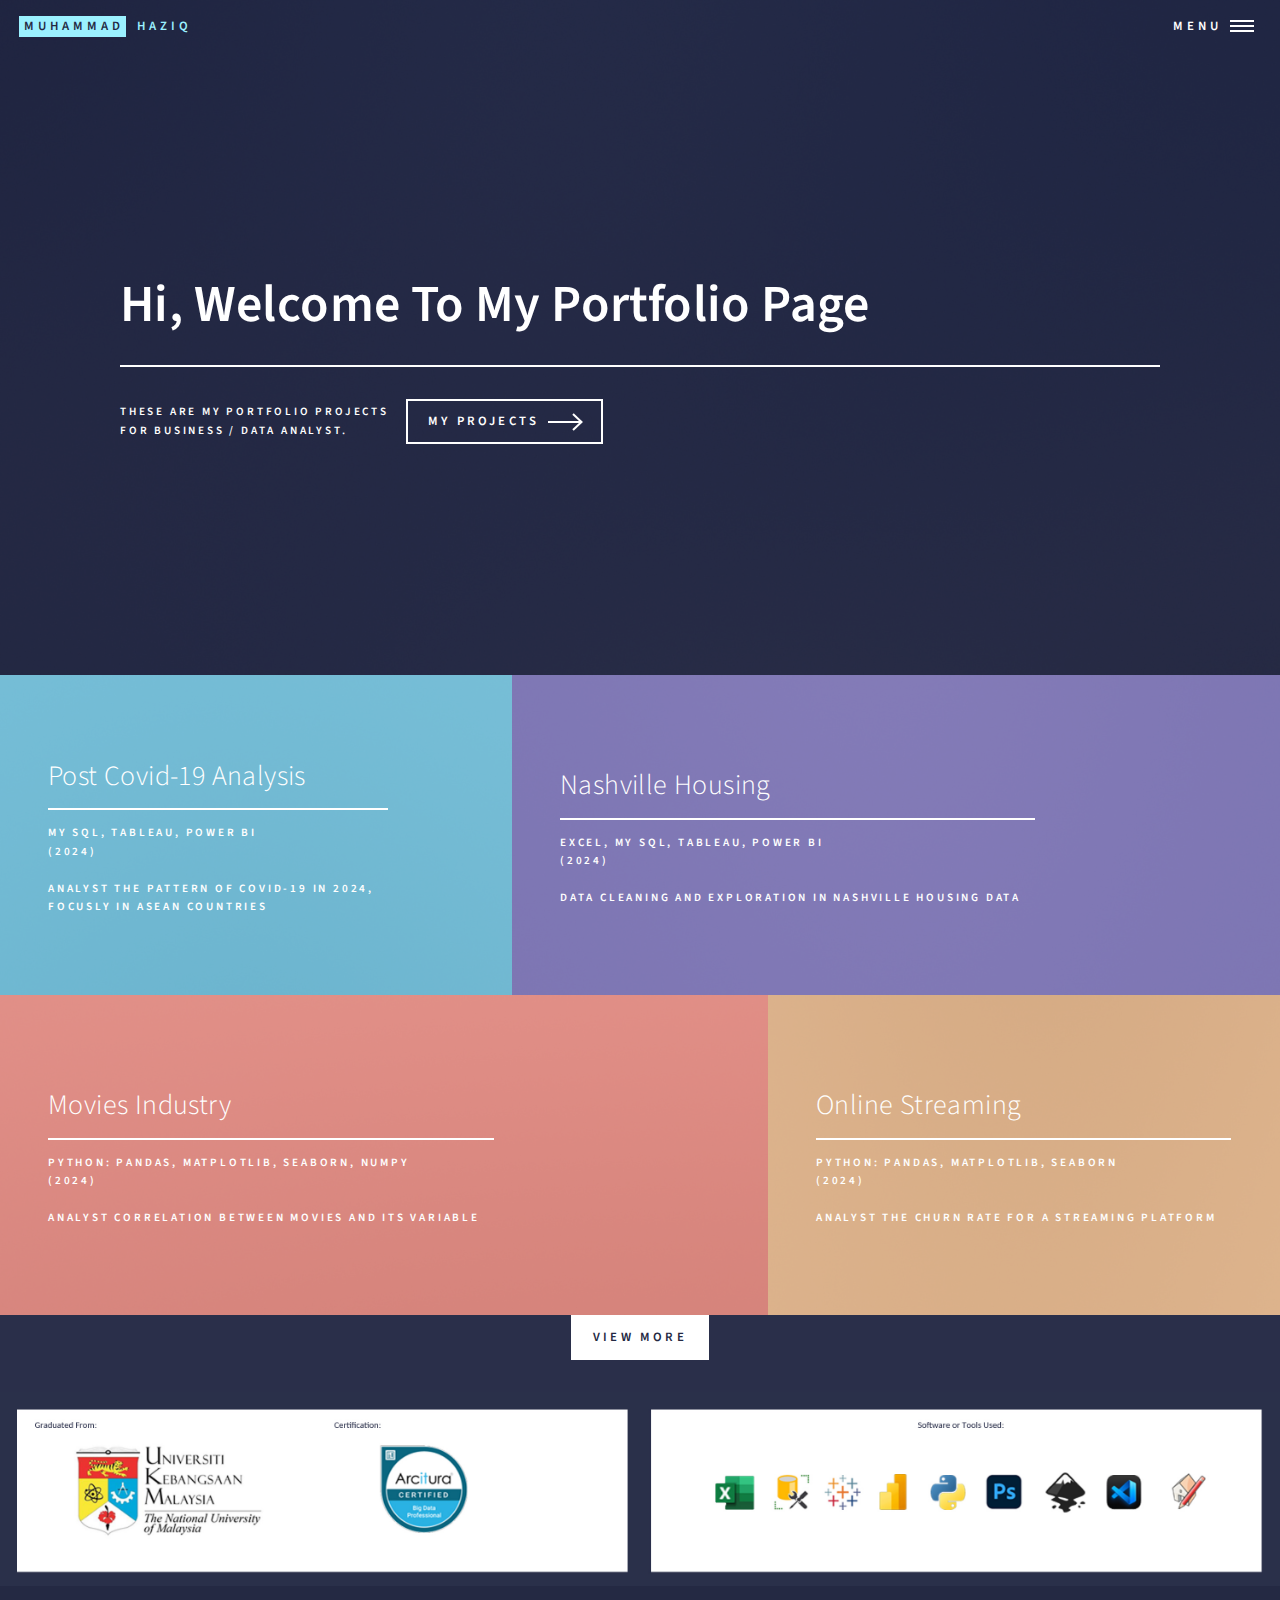
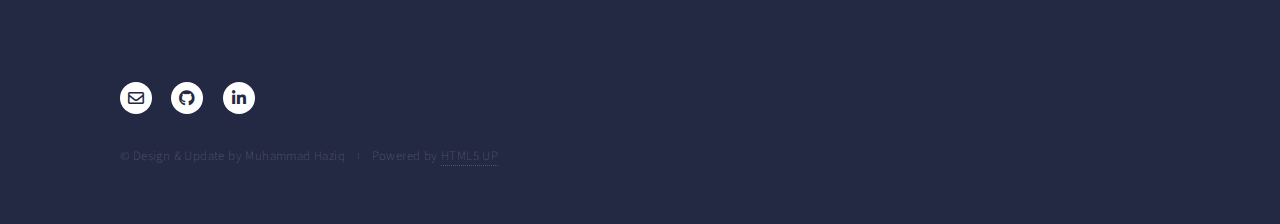
<file: index.html>
<!DOCTYPE HTML>

<html>
	<head>
		<title>My Portfolio - Haziq Ali</title>
		<meta charset="utf-8" />
		<meta name="viewport" content="width=device-width, initial-scale=1, user-scalable=no" />
		<link rel="stylesheet" href="assets/css/main.css" />
		<noscript><link rel="stylesheet" href="assets/css/noscript.css" /></noscript>
	</head>
	<body class="is-preload">

		<!-- Wrapper -->
			<div id="wrapper">

				<!-- Header -->
					<header id="header" class="alt">
						<a href="index.html" class="logo"><strong>Muhammad</strong> <span>Haziq</span></a>
						<nav>
							<a href="#menu">Menu</a>
						</nav>
					</header>

				<!-- Menu -->
					<nav id="menu">
						<ul class="links">
							<li><a href="index.html">Home</a></li>
							<li><a href="landing.html">My Projects</a></li>
							<li><a href="https://www.credly.com/badges/2f59b1c4-1832-4038-b541-9eaa7b7d14f0/linked_in_profile" target="_blank">Qualification</a></li>
						</ul>
						<ul class="actions stacked">
							<li><a href="https://api.whatsapp.com/send?phone=60103431105" class="button primary fit">Get In Touch</a></li>
						</ul>
					</nav>

				<!-- Banner -->
					<section id="banner" class="major">
						<div class="inner">
							<header class="major">
								<h1>Hi, Welcome To My Portfolio Page</h1>
							</header>
							<div class="content">
								<p>These are my Portfolio Projects<br />
								for Business / Data Analyst.</p>
								<ul class="actions">
									<li><a href="landing.html" class="button next scrolly">My Projects</a></li>
								</ul>
							</div>
						</div>
					</section>

				<!-- Main -->
					<div id="main">

						<!-- One -->
							<section id="one" class="tiles">
								<article>
									<span class="image">
										<img src="images/pic01.jpg" alt="" />
									</span>
									<header class="major">
										<h3><a href="generic1.html" class="link">Post Covid-19 Analysis</a></h3>
										<p>MY SQL, Tableau, Power BI <br />
										(2024) <br /> <br />
										Analyst the pattern of covid-19 in 2024,<br />focusly in ASEAN Countries
										</p>
									</header>
								</article>
								<article>
									<span class="image">
										<img src="images/pic02.jpg" alt="" />
									</span>
									<header class="major">
										<h3><a href="generic2.html" class="link">Nashville Housing</a></h3>
										<p>Excel, MY SQL, Tableau, Power BI <br />
										(2024) <br /> <br />
										Data Cleaning and exploration in Nashville Housing Data
										</p>
									</header>
								</article>
								<article>
									<span class="image">
										<img src="images/pic03.jpg" alt="" />
									</span>
									<header class="major">
										<h3><a href="generic3.html" class="link">Movies Industry</a></h3>
										<p>Python: Pandas, Matplotlib, Seaborn, Numpy <br />
										(2024) <br /> <br />
										Analyst correlation between movies and its variable
										</p>
									</header>
								</article>
								<article>
									<span class="image">
										<img src="images/pic04.jpg" alt="" />
									</span>
									<header class="major">
										<h3><a href="generic4.html" class="link">Online Streaming</a></h3>
										<p>Python: Pandas, Matplotlib, Seaborn <br />
										(2024) <br /> <br />
										Analyst the churn rate for a streaming platform
										</p>
									</header>
								</article>
								<ul class="actions stacked button-center">
									<li><a href="landing.html" class="button primary",>View More</a></li>
								</ul>
							</section>
							<span class="image fit"><img src="images/Qualification.jpg" alt="" /></span>
					</div>

				<!-- Footer -->
					<footer id="footer">
						<div class="inner">
							<ul class="icons">
								<li><a href="mailto:mh4ziqali@gmail.com" target="_blank" class="icon alt fa-envelope" ><span class="label">Email</span></a></li>
								<li><a href="https://github.com/h4ziqali" target="_blank" class="icon brands alt fa-github"><span class="label">GitHub</span></a></li>
								<li><a href="https://www.linkedin.com/in/mh4ziqali/" target="_blank" class="icon brands alt fa-linkedin-in"><span class="label">LinkedIn</span></a></li>
							</ul>
							<ul class="copyright">
								<li>&copy; Design & Update by Muhammad Haziq</li><li>Powered by <a href="#">HTML5 UP</a></li>
							</ul>
						</div>
					</footer>

			</div>

		<!-- Scripts -->
			<script src="assets/js/jquery.min.js"></script>
			<script src="assets/js/jquery.scrolly.min.js"></script>
			<script src="assets/js/jquery.scrollex.min.js"></script>
			<script src="assets/js/browser.min.js"></script>
			<script src="assets/js/breakpoints.min.js"></script>
			<script src="assets/js/util.js"></script>
			<script src="assets/js/main.js"></script>

	</body>
</html>
</file>
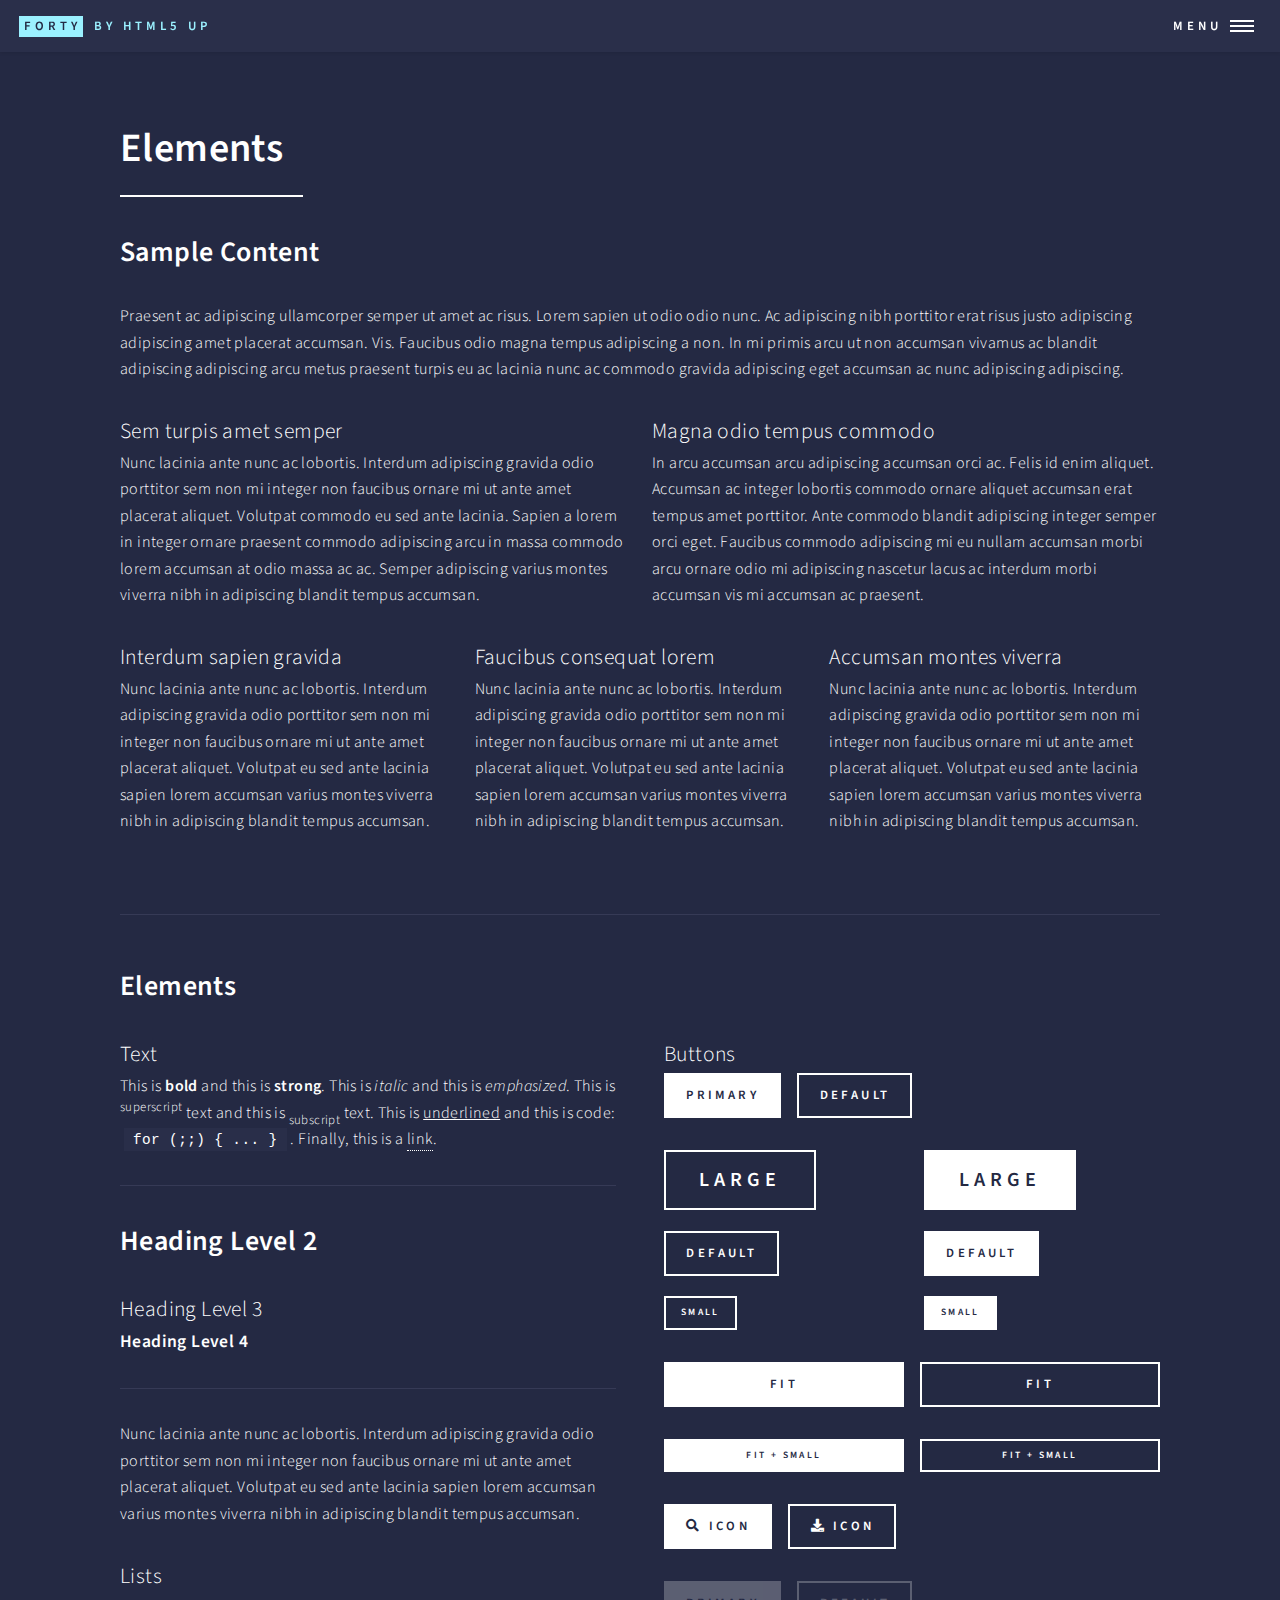
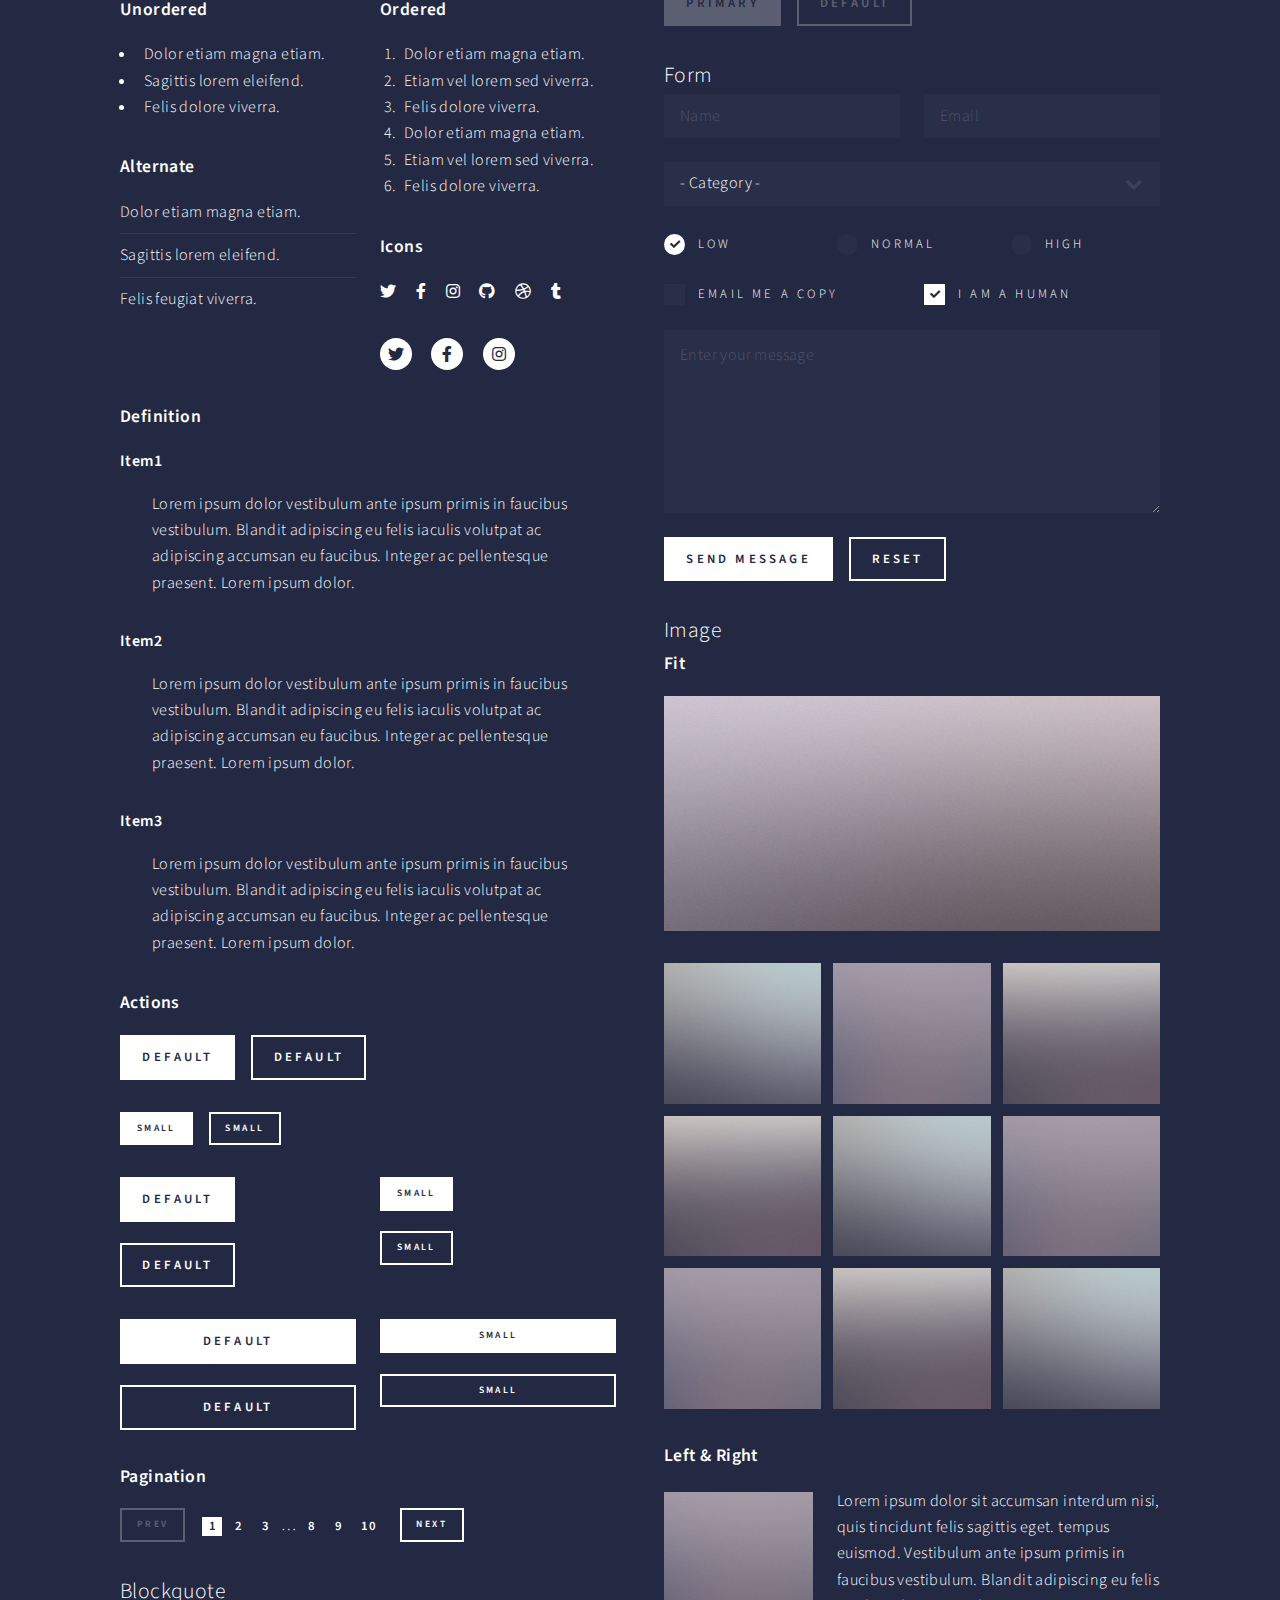
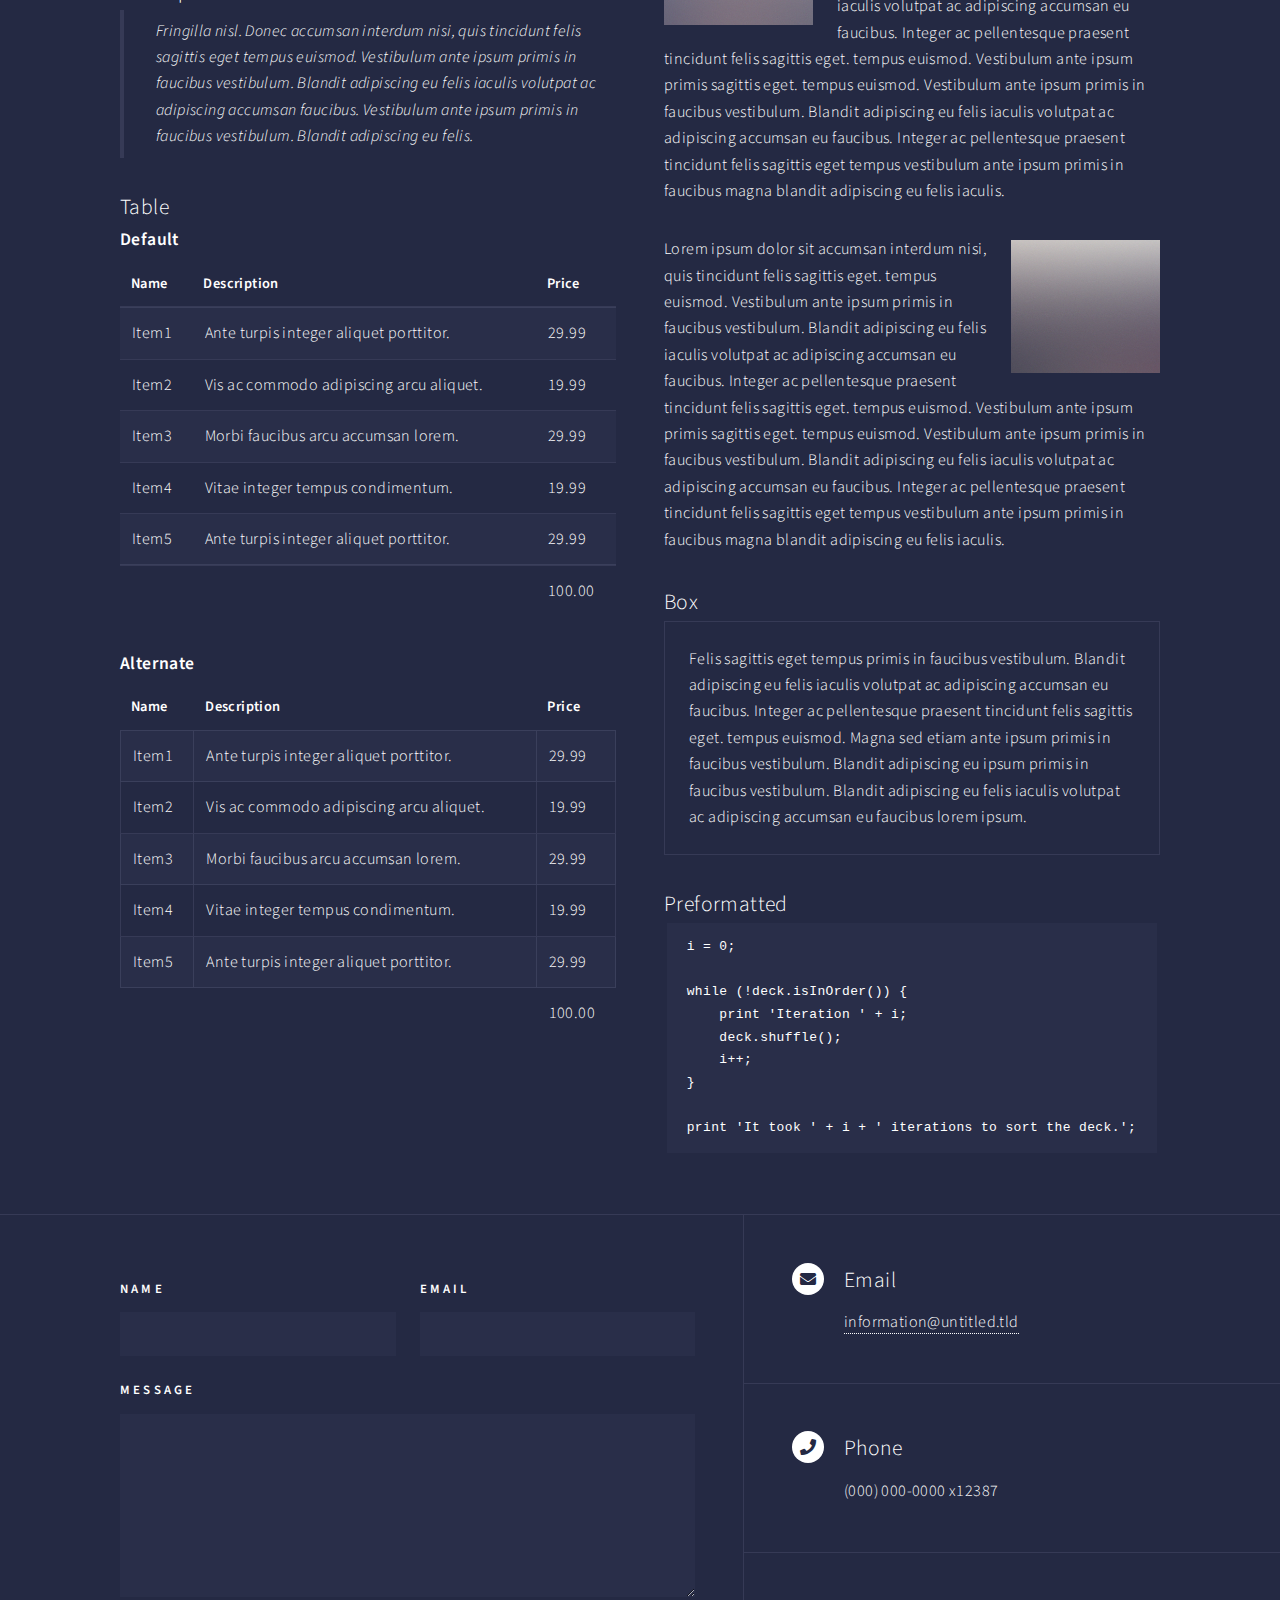
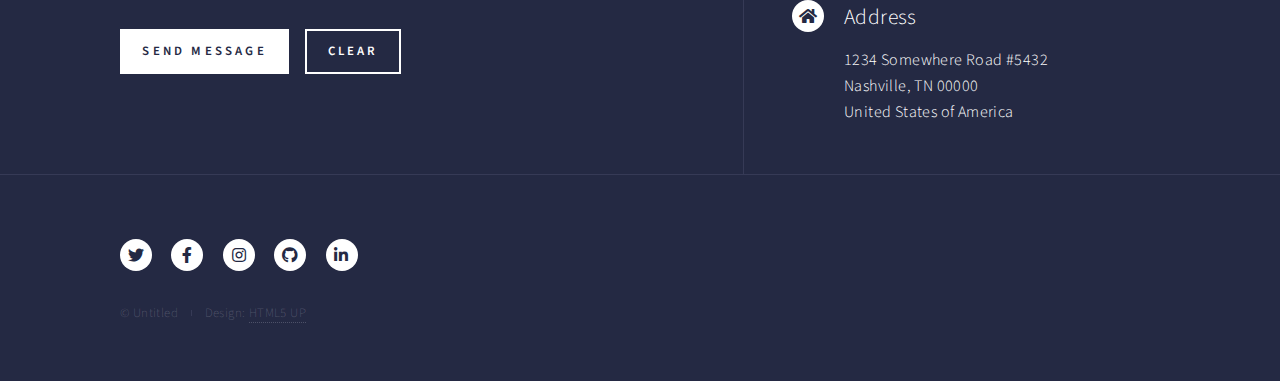
<file: elements.html>
<!DOCTYPE HTML>
<!--
	Forty by HTML5 UP
	html5up.net | @ajlkn
	Free for personal and commercial use under the CCA 3.0 license (html5up.net/license)
-->
<html>
	<head>
		<title>Elements - Forty by HTML5 UP</title>
		<meta charset="utf-8" />
		<meta name="viewport" content="width=device-width, initial-scale=1, user-scalable=no" />
		<link rel="stylesheet" href="assets/css/main.css" />
		<noscript><link rel="stylesheet" href="assets/css/noscript.css" /></noscript>
	</head>
	<body class="is-preload">

		<!-- Wrapper -->
			<div id="wrapper">

				<!-- Header -->
					<header id="header">
						<a href="index.html" class="logo"><strong>Forty</strong> <span>by HTML5 UP</span></a>
						<nav>
							<a href="#menu">Menu</a>
						</nav>
					</header>

				<!-- Menu -->
					<nav id="menu">
						<ul class="links">
							<li><a href="index.html">Home</a></li>
							<li><a href="landing.html">Landing</a></li>
							<li><a href="generic.html">Generic</a></li>
							<li><a href="elements.html">Elements</a></li>
						</ul>
						<ul class="actions stacked">
							<li><a href="#" class="button primary fit">Get Started</a></li>
							<li><a href="#" class="button fit">Log In</a></li>
						</ul>
					</nav>

				<!-- Main -->
					<div id="main" class="alt">

						<!-- One -->
							<section id="one">
								<div class="inner">
									<header class="major">
										<h1>Elements</h1>
										</header>

										<!-- Content -->
										<h2 id="content">Sample Content</h2>
										<p>Praesent ac adipiscing ullamcorper semper ut amet ac risus. Lorem sapien ut odio odio nunc. Ac adipiscing nibh porttitor erat risus justo adipiscing adipiscing amet placerat accumsan. Vis. Faucibus odio magna tempus adipiscing a non. In mi primis arcu ut non accumsan vivamus ac blandit adipiscing adipiscing arcu metus praesent turpis eu ac lacinia nunc ac commodo gravida adipiscing eget accumsan ac nunc adipiscing adipiscing.</p>
										<div class="row">
											<div class="col-6 col-12-small">
												<h3>Sem turpis amet semper</h3>
												<p>Nunc lacinia ante nunc ac lobortis. Interdum adipiscing gravida odio porttitor sem non mi integer non faucibus ornare mi ut ante amet placerat aliquet. Volutpat commodo eu sed ante lacinia. Sapien a lorem in integer ornare praesent commodo adipiscing arcu in massa commodo lorem accumsan at odio massa ac ac. Semper adipiscing varius montes viverra nibh in adipiscing blandit tempus accumsan.</p>
											</div>
											<div class="col-6 col-12-small">
												<h3>Magna odio tempus commodo</h3>
												<p>In arcu accumsan arcu adipiscing accumsan orci ac. Felis id enim aliquet. Accumsan ac integer lobortis commodo ornare aliquet accumsan erat tempus amet porttitor. Ante commodo blandit adipiscing integer semper orci eget. Faucibus commodo adipiscing mi eu nullam accumsan morbi arcu ornare odio mi adipiscing nascetur lacus ac interdum morbi accumsan vis mi accumsan ac praesent.</p>
											</div>
											<!-- Break -->
											<div class="col-4 col-12-medium">
												<h3>Interdum sapien gravida</h3>
												<p>Nunc lacinia ante nunc ac lobortis. Interdum adipiscing gravida odio porttitor sem non mi integer non faucibus ornare mi ut ante amet placerat aliquet. Volutpat eu sed ante lacinia sapien lorem accumsan varius montes viverra nibh in adipiscing blandit tempus accumsan.</p>
											</div>
											<div class="col-4 col-12-medium">
												<h3>Faucibus consequat lorem</h3>
												<p>Nunc lacinia ante nunc ac lobortis. Interdum adipiscing gravida odio porttitor sem non mi integer non faucibus ornare mi ut ante amet placerat aliquet. Volutpat eu sed ante lacinia sapien lorem accumsan varius montes viverra nibh in adipiscing blandit tempus accumsan.</p>
											</div>
											<div class="col-4 col-12-medium">
												<h3>Accumsan montes viverra</h3>
												<p>Nunc lacinia ante nunc ac lobortis. Interdum adipiscing gravida odio porttitor sem non mi integer non faucibus ornare mi ut ante amet placerat aliquet. Volutpat eu sed ante lacinia sapien lorem accumsan varius montes viverra nibh in adipiscing blandit tempus accumsan.</p>
											</div>
										</div>

									<hr class="major" />

									<!-- Elements -->
										<h2 id="elements">Elements</h2>
										<div class="row gtr-200">
											<div class="col-6 col-12-medium">

												<!-- Text stuff -->
													<h3>Text</h3>
													<p>This is <b>bold</b> and this is <strong>strong</strong>. This is <i>italic</i> and this is <em>emphasized</em>.
													This is <sup>superscript</sup> text and this is <sub>subscript</sub> text.
													This is <u>underlined</u> and this is code: <code>for (;;) { ... }</code>.
													Finally, this is a <a href="#">link</a>.</p>
													<hr />
													<h2>Heading Level 2</h2>
													<h3>Heading Level 3</h3>
													<h4>Heading Level 4</h4>
													<hr />
													<p>Nunc lacinia ante nunc ac lobortis. Interdum adipiscing gravida odio porttitor sem non mi integer non faucibus ornare mi ut ante amet placerat aliquet. Volutpat eu sed ante lacinia sapien lorem accumsan varius montes viverra nibh in adipiscing blandit tempus accumsan.</p>

												<!-- Lists -->
													<h3>Lists</h3>
													<div class="row">
														<div class="col-6 col-12-small">

															<h4>Unordered</h4>
															<ul>
																<li>Dolor etiam magna etiam.</li>
																<li>Sagittis lorem eleifend.</li>
																<li>Felis dolore viverra.</li>
															</ul>

															<h4>Alternate</h4>
															<ul class="alt">
																<li>Dolor etiam magna etiam.</li>
																<li>Sagittis lorem eleifend.</li>
																<li>Felis feugiat viverra.</li>
															</ul>

														</div>
														<div class="col-6 col-12-small">

															<h4>Ordered</h4>
															<ol>
																<li>Dolor etiam magna etiam.</li>
																<li>Etiam vel lorem sed viverra.</li>
																<li>Felis dolore viverra.</li>
																<li>Dolor etiam magna etiam.</li>
																<li>Etiam vel lorem sed viverra.</li>
																<li>Felis dolore viverra.</li>
															</ol>

															<h4>Icons</h4>
															<ul class="icons">
																<li><a href="#" class="icon brands fa-twitter"><span class="label">Twitter</span></a></li>
																<li><a href="#" class="icon brands fa-facebook-f"><span class="label">Facebook</span></a></li>
																<li><a href="#" class="icon brands fa-instagram"><span class="label">Instagram</span></a></li>
																<li><a href="#" class="icon brands fa-github"><span class="label">Github</span></a></li>
																<li><a href="#" class="icon brands fa-dribbble"><span class="label">Dribbble</span></a></li>
																<li><a href="#" class="icon brands fa-tumblr"><span class="label">Tumblr</span></a></li>
															</ul>
															<ul class="icons">
																<li><a href="#" class="icon brands alt fa-twitter"><span class="label">Twitter</span></a></li>
																<li><a href="#" class="icon brands alt fa-facebook-f"><span class="label">Facebook</span></a></li>
																<li><a href="#" class="icon brands alt fa-instagram"><span class="label">Instagram</span></a></li>
															</ul>

														</div>
													</div>
													<h4>Definition</h4>
													<dl>
														<dt>Item1</dt>
														<dd>
															<p>Lorem ipsum dolor vestibulum ante ipsum primis in faucibus vestibulum. Blandit adipiscing eu felis iaculis volutpat ac adipiscing accumsan eu faucibus. Integer ac pellentesque praesent. Lorem ipsum dolor.</p>
														</dd>
														<dt>Item2</dt>
														<dd>
															<p>Lorem ipsum dolor vestibulum ante ipsum primis in faucibus vestibulum. Blandit adipiscing eu felis iaculis volutpat ac adipiscing accumsan eu faucibus. Integer ac pellentesque praesent. Lorem ipsum dolor.</p>
														</dd>
														<dt>Item3</dt>
														<dd>
															<p>Lorem ipsum dolor vestibulum ante ipsum primis in faucibus vestibulum. Blandit adipiscing eu felis iaculis volutpat ac adipiscing accumsan eu faucibus. Integer ac pellentesque praesent. Lorem ipsum dolor.</p>
														</dd>
													</dl>

													<h4>Actions</h4>
													<ul class="actions">
														<li><a href="#" class="button primary">Default</a></li>
														<li><a href="#" class="button">Default</a></li>
													</ul>
													<ul class="actions small">
														<li><a href="#" class="button primary small">Small</a></li>
														<li><a href="#" class="button small">Small</a></li>
													</ul>
													<div class="row">
														<div class="col-6 col-12-small">
															<ul class="actions stacked">
																<li><a href="#" class="button primary">Default</a></li>
																<li><a href="#" class="button">Default</a></li>
															</ul>
														</div>
														<div class="col-6 col-12-small">
															<ul class="actions stacked">
																<li><a href="#" class="button primary small">Small</a></li>
																<li><a href="#" class="button small">Small</a></li>
															</ul>
														</div>
														<div class="col-6 col-12-small">
															<ul class="actions stacked">
																<li><a href="#" class="button primary fit">Default</a></li>
																<li><a href="#" class="button fit">Default</a></li>
															</ul>
														</div>
														<div class="col-6 col-12-small">
															<ul class="actions stacked">
																<li><a href="#" class="button primary small fit">Small</a></li>
																<li><a href="#" class="button small fit">Small</a></li>
															</ul>
														</div>
													</div>

													<h4>Pagination</h4>
													<ul class="pagination">
														<li><span class="button small disabled">Prev</span></li>
														<li><a href="#" class="page active">1</a></li>
														<li><a href="#" class="page">2</a></li>
														<li><a href="#" class="page">3</a></li>
														<li><span>&hellip;</span></li>
														<li><a href="#" class="page">8</a></li>
														<li><a href="#" class="page">9</a></li>
														<li><a href="#" class="page">10</a></li>
														<li><a href="#" class="button small">Next</a></li>
													</ul>

												<!-- Blockquote -->
													<h3>Blockquote</h3>
													<blockquote>Fringilla nisl. Donec accumsan interdum nisi, quis tincidunt felis sagittis eget tempus euismod. Vestibulum ante ipsum primis in faucibus vestibulum. Blandit adipiscing eu felis iaculis volutpat ac adipiscing accumsan faucibus. Vestibulum ante ipsum primis in faucibus vestibulum. Blandit adipiscing eu felis.</blockquote>

												<!-- Table -->
													<h3>Table</h3>

													<h4>Default</h4>
													<div class="table-wrapper">
														<table>
															<thead>
																<tr>
																	<th>Name</th>
																	<th>Description</th>
																	<th>Price</th>
																</tr>
															</thead>
															<tbody>
																<tr>
																	<td>Item1</td>
																	<td>Ante turpis integer aliquet porttitor.</td>
																	<td>29.99</td>
																</tr>
																<tr>
																	<td>Item2</td>
																	<td>Vis ac commodo adipiscing arcu aliquet.</td>
																	<td>19.99</td>
																</tr>
																<tr>
																	<td>Item3</td>
																	<td> Morbi faucibus arcu accumsan lorem.</td>
																	<td>29.99</td>
																</tr>
																<tr>
																	<td>Item4</td>
																	<td>Vitae integer tempus condimentum.</td>
																	<td>19.99</td>
																</tr>
																<tr>
																	<td>Item5</td>
																	<td>Ante turpis integer aliquet porttitor.</td>
																	<td>29.99</td>
																</tr>
															</tbody>
															<tfoot>
																<tr>
																	<td colspan="2"></td>
																	<td>100.00</td>
																</tr>
															</tfoot>
														</table>
													</div>

													<h4>Alternate</h4>
													<div class="table-wrapper">
														<table class="alt">
															<thead>
																<tr>
																	<th>Name</th>
																	<th>Description</th>
																	<th>Price</th>
																</tr>
															</thead>
															<tbody>
																<tr>
																	<td>Item1</td>
																	<td>Ante turpis integer aliquet porttitor.</td>
																	<td>29.99</td>
																</tr>
																<tr>
																	<td>Item2</td>
																	<td>Vis ac commodo adipiscing arcu aliquet.</td>
																	<td>19.99</td>
																</tr>
																<tr>
																	<td>Item3</td>
																	<td> Morbi faucibus arcu accumsan lorem.</td>
																	<td>29.99</td>
																</tr>
																<tr>
																	<td>Item4</td>
																	<td>Vitae integer tempus condimentum.</td>
																	<td>19.99</td>
																</tr>
																<tr>
																	<td>Item5</td>
																	<td>Ante turpis integer aliquet porttitor.</td>
																	<td>29.99</td>
																</tr>
															</tbody>
															<tfoot>
																<tr>
																	<td colspan="2"></td>
																	<td>100.00</td>
																</tr>
															</tfoot>
														</table>
													</div>

											</div>
											<div class="col-6 col-12-medium">

												<!-- Buttons -->
													<h3>Buttons</h3>
													<ul class="actions">
														<li><a href="#" class="button primary">Primary</a></li>
														<li><a href="#" class="button">Default</a></li>
													</ul>
													<div class="row">
														<div class="col-6 col-12-xsmall">
															<ul class="actions stacked">
																<li><a href="#" class="button large">Large</a></li>
																<li><a href="#" class="button">Default</a></li>
																<li><a href="#" class="button small">Small</a></li>
															</ul>
														</div>
														<div class="col-6 col-12-xsmall">
															<ul class="actions stacked">
																<li><a href="#" class="button primary large">Large</a></li>
																<li><a href="#" class="button primary">Default</a></li>
																<li><a href="#" class="button primary small">Small</a></li>
															</ul>
														</div>
													</div>
													<ul class="actions fit">
														<li><a href="#" class="button primary fit">Fit</a></li>
														<li><a href="#" class="button fit">Fit</a></li>
													</ul>
													<ul class="actions fit small">
														<li><a href="#" class="button primary fit small">Fit + Small</a></li>
														<li><a href="#" class="button fit small">Fit + Small</a></li>
													</ul>
													<ul class="actions">
														<li><a href="#" class="button primary icon solid fa-search">Icon</a></li>
														<li><a href="#" class="button icon solid fa-download">Icon</a></li>
													</ul>
													<ul class="actions">
														<li><span class="button primary disabled">Primary</span></li>
														<li><span class="button disabled">Default</span></li>
													</ul>

												<!-- Form -->
													<h3>Form</h3>

													<form method="post" action="#">
														<div class="row gtr-uniform">
															<div class="col-6 col-12-xsmall">
																<input type="text" name="demo-name" id="demo-name" value="" placeholder="Name" />
															</div>
															<div class="col-6 col-12-xsmall">
																<input type="email" name="demo-email" id="demo-email" value="" placeholder="Email" />
															</div>
															<!-- Break -->
															<div class="col-12">
																<select name="demo-category" id="demo-category">
																	<option value="">- Category -</option>
																	<option value="1">Manufacturing</option>
																	<option value="1">Shipping</option>
																	<option value="1">Administration</option>
																	<option value="1">Human Resources</option>
																</select>
															</div>
															<!-- Break -->
															<div class="col-4 col-12-small">
																<input type="radio" id="demo-priority-low" name="demo-priority" checked>
																<label for="demo-priority-low">Low</label>
															</div>
															<div class="col-4 col-12-small">
																<input type="radio" id="demo-priority-normal" name="demo-priority">
																<label for="demo-priority-normal">Normal</label>
															</div>
															<div class="col-4 col-12-small">
																<input type="radio" id="demo-priority-high" name="demo-priority">
																<label for="demo-priority-high">High</label>
															</div>
															<!-- Break -->
															<div class="col-6 col-12-small">
																<input type="checkbox" id="demo-copy" name="demo-copy">
																<label for="demo-copy">Email me a copy</label>
															</div>
															<div class="col-6 col-12-small">
																<input type="checkbox" id="demo-human" name="demo-human" checked>
																<label for="demo-human">I am a human</label>
															</div>
															<!-- Break -->
															<div class="col-12">
																<textarea name="demo-message" id="demo-message" placeholder="Enter your message" rows="6"></textarea>
															</div>
															<!-- Break -->
															<div class="col-12">
																<ul class="actions">
																	<li><input type="submit" value="Send Message" class="primary" /></li>
																	<li><input type="reset" value="Reset" /></li>
																</ul>
															</div>
														</div>
													</form>

												<!-- Image -->
													<h3>Image</h3>

													<h4>Fit</h4>
													<span class="image fit"><img src="images/pic03.jpg" alt="" /></span>
													<div class="box alt">
														<div class="row gtr-50 gtr-uniform">
															<div class="col-4"><span class="image fit"><img src="images/pic08.jpg" alt="" /></span></div>
															<div class="col-4"><span class="image fit"><img src="images/pic09.jpg" alt="" /></span></div>
															<div class="col-4"><span class="image fit"><img src="images/pic10.jpg" alt="" /></span></div>
															<!-- Break -->
															<div class="col-4"><span class="image fit"><img src="images/pic10.jpg" alt="" /></span></div>
															<div class="col-4"><span class="image fit"><img src="images/pic08.jpg" alt="" /></span></div>
															<div class="col-4"><span class="image fit"><img src="images/pic09.jpg" alt="" /></span></div>
															<!-- Break -->
															<div class="col-4"><span class="image fit"><img src="images/pic09.jpg" alt="" /></span></div>
															<div class="col-4"><span class="image fit"><img src="images/pic10.jpg" alt="" /></span></div>
															<div class="col-4"><span class="image fit"><img src="images/pic08.jpg" alt="" /></span></div>
														</div>
													</div>

													<h4>Left &amp; Right</h4>
													<p><span class="image left"><img src="images/pic09.jpg" alt="" /></span>Lorem ipsum dolor sit accumsan interdum nisi, quis tincidunt felis sagittis eget. tempus euismod. Vestibulum ante ipsum primis in faucibus vestibulum. Blandit adipiscing eu felis iaculis volutpat ac adipiscing accumsan eu faucibus. Integer ac pellentesque praesent tincidunt felis sagittis eget. tempus euismod. Vestibulum ante ipsum primis sagittis eget. tempus euismod. Vestibulum ante ipsum primis in faucibus vestibulum. Blandit adipiscing eu felis iaculis volutpat ac adipiscing accumsan eu faucibus. Integer ac pellentesque praesent tincidunt felis sagittis eget tempus vestibulum ante ipsum primis in faucibus magna blandit adipiscing eu felis iaculis.</p>
													<p><span class="image right"><img src="images/pic10.jpg" alt="" /></span>Lorem ipsum dolor sit accumsan interdum nisi, quis tincidunt felis sagittis eget. tempus euismod. Vestibulum ante ipsum primis in faucibus vestibulum. Blandit adipiscing eu felis iaculis volutpat ac adipiscing accumsan eu faucibus. Integer ac pellentesque praesent tincidunt felis sagittis eget. tempus euismod. Vestibulum ante ipsum primis sagittis eget. tempus euismod. Vestibulum ante ipsum primis in faucibus vestibulum. Blandit adipiscing eu felis iaculis volutpat ac adipiscing accumsan eu faucibus. Integer ac pellentesque praesent tincidunt felis sagittis eget tempus vestibulum ante ipsum primis in faucibus magna blandit adipiscing eu felis iaculis.</p>

												<!-- Box -->
													<h3>Box</h3>
													<div class="box">
														<p>Felis sagittis eget tempus primis in faucibus vestibulum. Blandit adipiscing eu felis iaculis volutpat ac adipiscing accumsan eu faucibus. Integer ac pellentesque praesent tincidunt felis sagittis eget. tempus euismod. Magna sed etiam ante ipsum primis in faucibus vestibulum. Blandit adipiscing eu ipsum primis in faucibus vestibulum. Blandit adipiscing eu felis iaculis volutpat ac adipiscing accumsan eu faucibus lorem ipsum.</p>
													</div>

												<!-- Preformatted Code -->
													<h3>Preformatted</h3>
													<pre><code>i = 0;

while (!deck.isInOrder()) {
    print 'Iteration ' + i;
    deck.shuffle();
    i++;
}

print 'It took ' + i + ' iterations to sort the deck.';
</code></pre>

											</div>
										</div>

								</div>
							</section>

					</div>

				<!-- Contact -->
					<section id="contact">
						<div class="inner">
							<section>
								<form method="post" action="#">
									<div class="fields">
										<div class="field half">
											<label for="name">Name</label>
											<input type="text" name="name" id="name" />
										</div>
										<div class="field half">
											<label for="email">Email</label>
											<input type="text" name="email" id="email" />
										</div>
										<div class="field">
											<label for="message">Message</label>
											<textarea name="message" id="message" rows="6"></textarea>
										</div>
									</div>
									<ul class="actions">
										<li><input type="submit" value="Send Message" class="primary" /></li>
										<li><input type="reset" value="Clear" /></li>
									</ul>
								</form>
							</section>
							<section class="split">
								<section>
									<div class="contact-method">
										<span class="icon solid alt fa-envelope"></span>
										<h3>Email</h3>
										<a href="#">information@untitled.tld</a>
									</div>
								</section>
								<section>
									<div class="contact-method">
										<span class="icon solid alt fa-phone"></span>
										<h3>Phone</h3>
										<span>(000) 000-0000 x12387</span>
									</div>
								</section>
								<section>
									<div class="contact-method">
										<span class="icon solid alt fa-home"></span>
										<h3>Address</h3>
										<span>1234 Somewhere Road #5432<br />
										Nashville, TN 00000<br />
										United States of America</span>
									</div>
								</section>
							</section>
						</div>
					</section>

				<!-- Footer -->
					<footer id="footer">
						<div class="inner">
							<ul class="icons">
								<li><a href="#" class="icon brands alt fa-twitter"><span class="label">Twitter</span></a></li>
								<li><a href="#" class="icon brands alt fa-facebook-f"><span class="label">Facebook</span></a></li>
								<li><a href="#" class="icon brands alt fa-instagram"><span class="label">Instagram</span></a></li>
								<li><a href="#" class="icon brands alt fa-github"><span class="label">GitHub</span></a></li>
								<li><a href="#" class="icon brands alt fa-linkedin-in"><span class="label">LinkedIn</span></a></li>
							</ul>
							<ul class="copyright">
								<li>&copy; Untitled</li><li>Design: <a href="https://html5up.net">HTML5 UP</a></li>
							</ul>
						</div>
					</footer>

			</div>

		<!-- Scripts -->
			<script src="assets/js/jquery.min.js"></script>
			<script src="assets/js/jquery.scrolly.min.js"></script>
			<script src="assets/js/jquery.scrollex.min.js"></script>
			<script src="assets/js/browser.min.js"></script>
			<script src="assets/js/breakpoints.min.js"></script>
			<script src="assets/js/util.js"></script>
			<script src="assets/js/main.js"></script>

	</body>
</html>
</file>
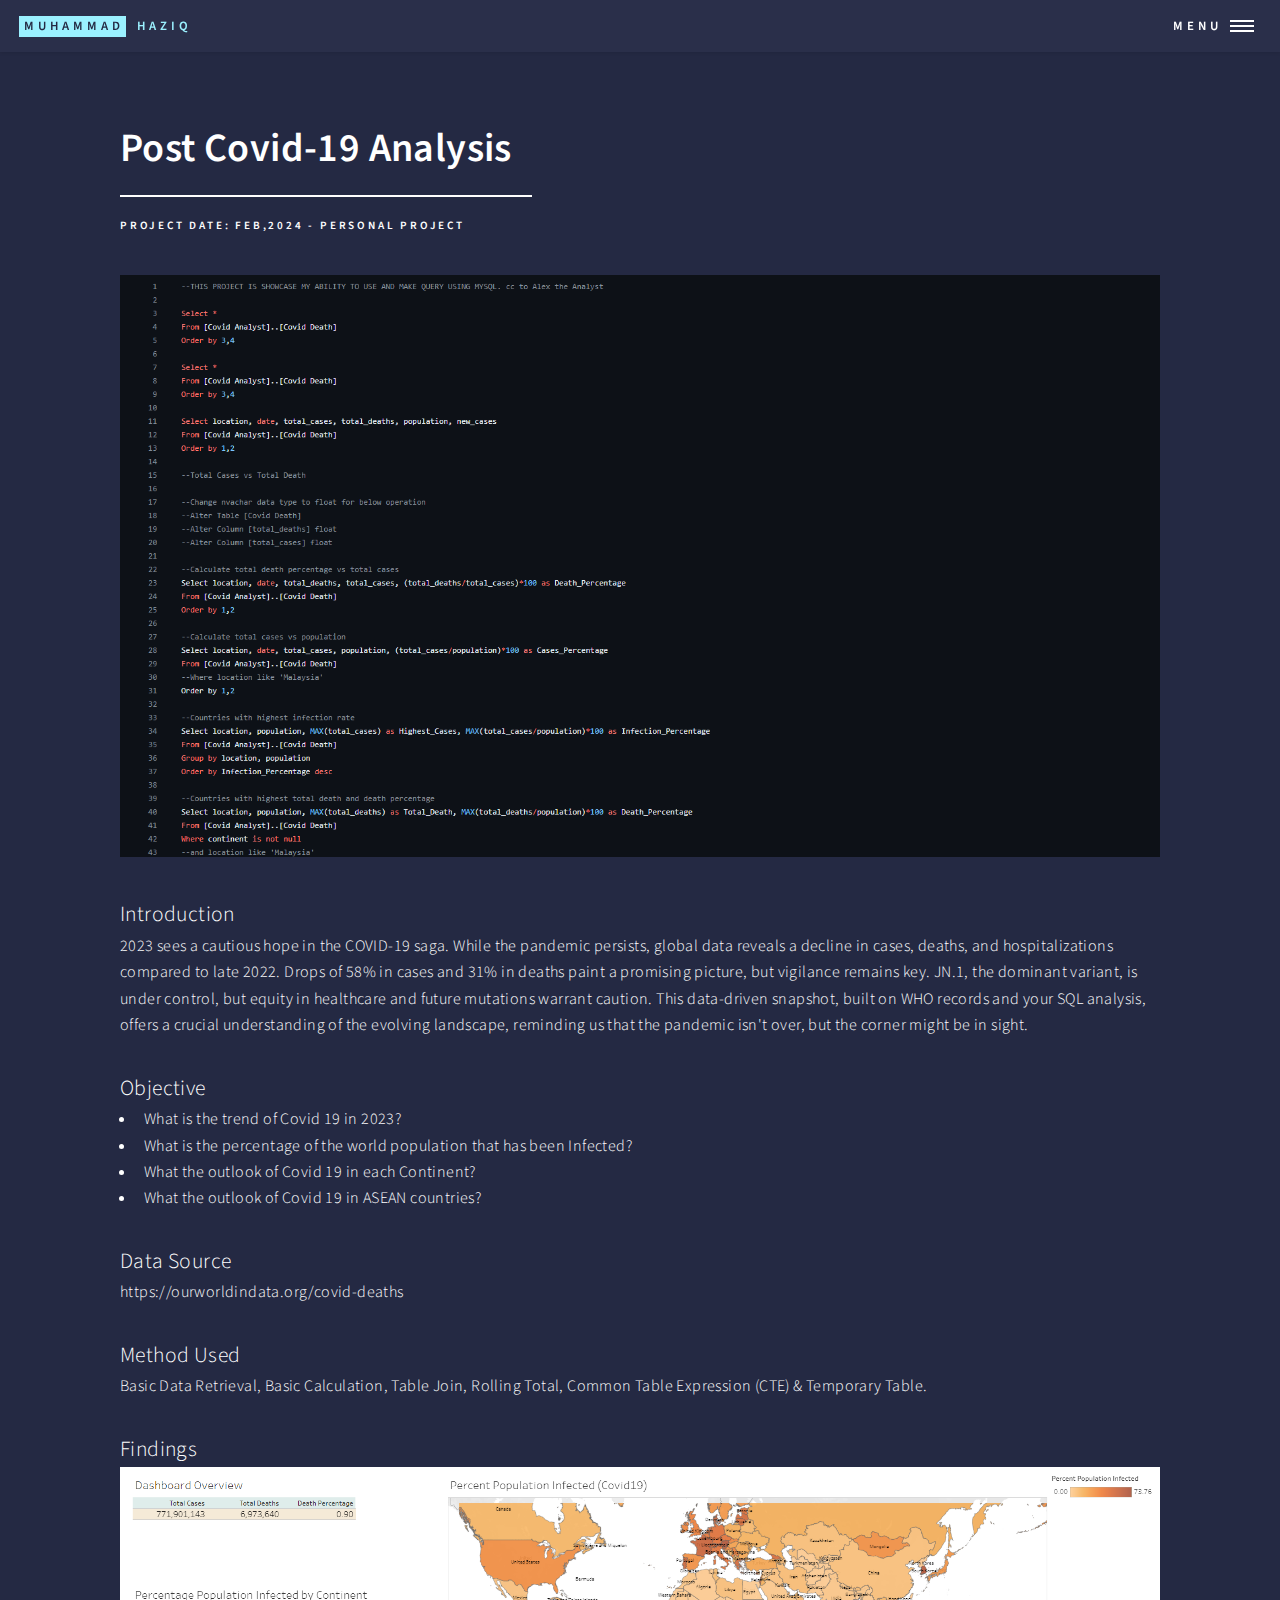
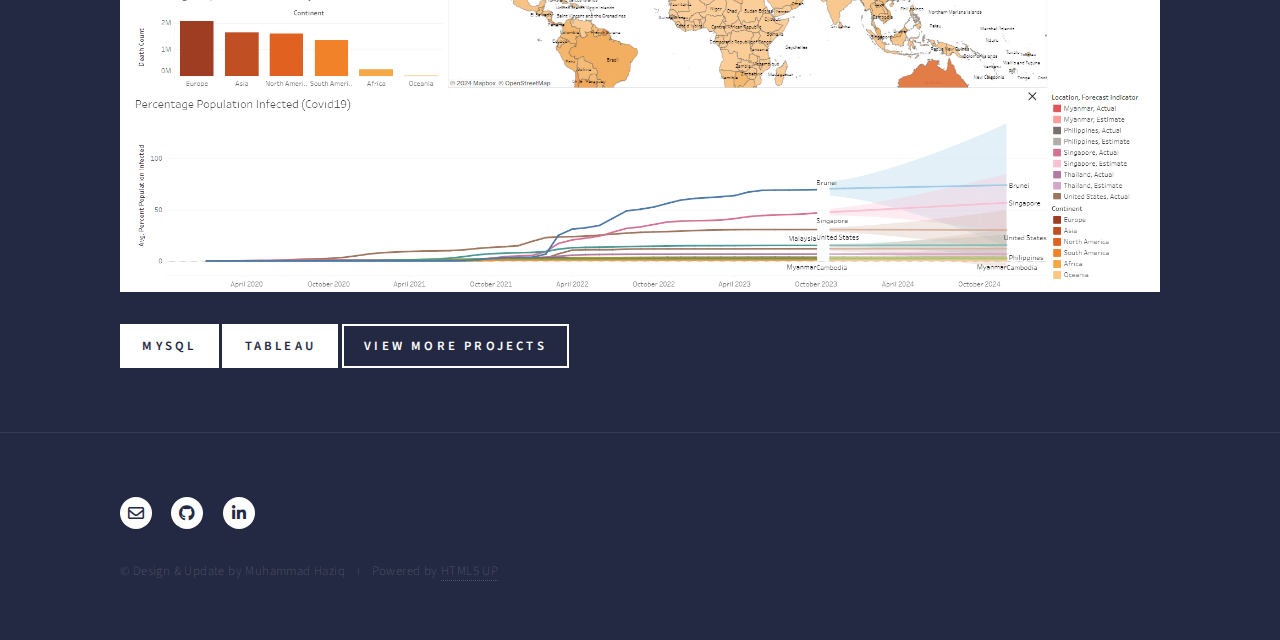
<file: generic1.html>
<!DOCTYPE HTML>

<html>
	<head>
		<title>My Portfolio - Haziq Ali</title>
		<meta charset="utf-8" />
		<meta name="viewport" content="width=device-width, initial-scale=1, user-scalable=no" />
		<link rel="stylesheet" href="assets/css/main.css" />
		<noscript><link rel="stylesheet" href="assets/css/noscript.css" /></noscript>
	</head>
	<body class="is-preload">

		<!-- Wrapper -->
			<div id="wrapper">

				<!-- Header -->
					<header id="header">
						<a href="index.html" class="logo"><strong>Muhammad</strong> <span>Haziq</span></a>
						<nav>
							<a href="#menu">Menu</a>
						</nav>
					</header>

				<!-- Menu -->
					<nav id="menu">
						<ul class="links">
							<li><a href="index.html">Home</a></li>
							<li><a href="landing.html">My Projects</a></li>
							<li><a href="https://www.credly.com/badges/2f59b1c4-1832-4038-b541-9eaa7b7d14f0/linked_in_profile">Qualification</a></li>
						</ul>
						<ul class="actions stacked">
							<li><a href="https://api.whatsapp.com/send?phone=60103431105" class="button primary fit">Get In Touch</a></li>
						</ul>
					</nav>

				<!-- Main -->
					<div id="main" class="alt">

						<!-- One -->
							<section id="one">
								<div class="inner">
									<header class="major">
										<h1>Post Covid-19 Analysis</h1>
										<p>Project Date: Feb,2024 - Personal Project</p>
									</header>
									<span class="image main"><img src="images/covid pic 2.png" alt="" /></span>
									<h3>Introduction</h3>
									<p>2023 sees a cautious hope in the COVID-19 saga. While the pandemic persists, global data reveals a decline in cases, deaths, and hospitalizations compared to late 2022. Drops of 58% in cases and 31% in deaths paint a promising picture, but vigilance remains key. JN.1, the dominant variant, is under control, but equity in healthcare and future mutations warrant caution. This data-driven snapshot, built on WHO records and your SQL analysis, offers a crucial understanding of the evolving landscape, reminding us that the pandemic isn't over, but the corner might be in sight.</p>
									<p></p>
									<h3>Objective</h3>
									<ul>
										<li>What is the trend of Covid 19 in 2023?</li>
										<li>What is the percentage of the world population that has been Infected?</li>
										<li>What the outlook of Covid 19 in each Continent?</li>
										<li>What the outlook of Covid 19 in ASEAN countries?</li>
									</ul>
									<p></p>
									<h3>Data Source</h3>
									<p>https://ourworldindata.org/covid-deaths</p>
									<h3>Method Used</h3>
									<p>Basic Data Retrieval, Basic Calculation, Table Join, Rolling Total, Common Table Expression (CTE) & Temporary Table.</p>
									<p></p>
									<h3>Findings</h3>
									<div class="box alt">
										<span class="image fit"><img src="images/covid 1.png" alt="" /></span>
									</div>
									<ul class="actions stacked">
										<li>
											<a href="https://github.com/h4ziqali/Covid-Analyst-v1/blob/main/Covid%20Analyst%20v1.sql" target="_blank" class="button primary center",>MYSQL</a>
											<a href="https://public.tableau.com/app/profile/muhammad.haziq2035/viz/CovidInfected2023/Dashboard1" target="_blank" class="button primary center",>Tableau</a>
											<a href="landing.html" class="button">View More Projects</a>
										</li>
									</ul>
								</div>
							</section>

					</div>

				<!-- Footer -->
					<footer id="footer">
						<div class="inner">
							<ul class="icons">
								<li><a href="mailto:mh4ziqali@gmail.com" target="_blank" class="icon alt fa-envelope" ><span class="label">Email</span></a></li>
								<li><a href="https://github.com/h4ziqali" target="_blank" class="icon brands alt fa-github"><span class="label">GitHub</span></a></li>
								<li><a href="https://www.linkedin.com/in/mh4ziqali/" target="_blank" class="icon brands alt fa-linkedin-in"><span class="label">LinkedIn</span></a></li>
							</ul>
							<ul class="copyright">
								<li>&copy; Design & Update by Muhammad Haziq</li><li>Powered by <a href="#">HTML5 UP</a></li>
							</ul>
						</div>
					</footer>

			</div>

		<!-- Scripts -->
			<script src="assets/js/jquery.min.js"></script>
			<script src="assets/js/jquery.scrolly.min.js"></script>
			<script src="assets/js/jquery.scrollex.min.js"></script>
			<script src="assets/js/browser.min.js"></script>
			<script src="assets/js/breakpoints.min.js"></script>
			<script src="assets/js/util.js"></script>
			<script src="assets/js/main.js"></script>

	</body>
</html>
</file>
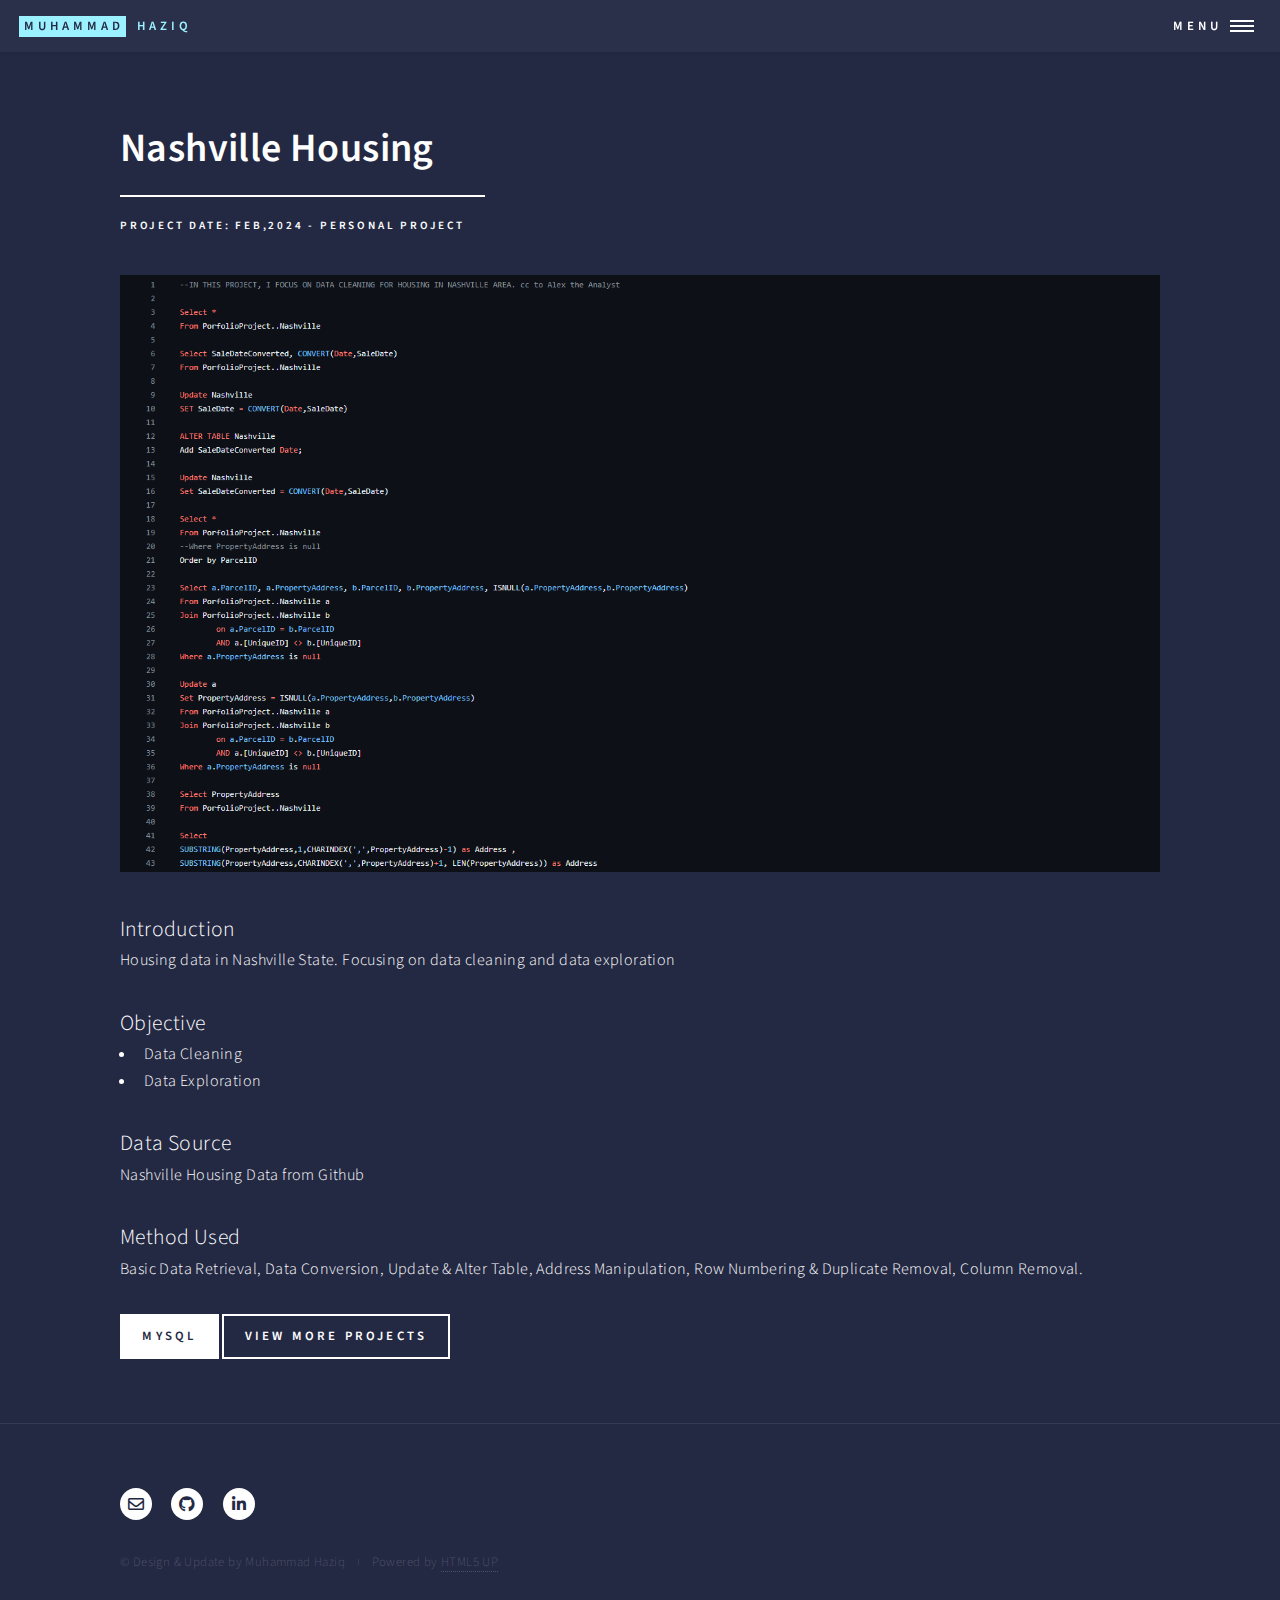
<file: generic2.html>
<!DOCTYPE HTML>

<html>
	<head>
		<title>My Portfolio - Haziq Ali</title>
		<meta charset="utf-8" />
		<meta name="viewport" content="width=device-width, initial-scale=1, user-scalable=no" />
		<link rel="stylesheet" href="assets/css/main.css" />
		<noscript><link rel="stylesheet" href="assets/css/noscript.css" /></noscript>
	</head>
	<body class="is-preload">

		<!-- Wrapper -->
			<div id="wrapper">

				<!-- Header -->
					<header id="header">
						<a href="index.html" class="logo"><strong>Muhammad</strong> <span>Haziq</span></a>
						<nav>
							<a href="#menu">Menu</a>
						</nav>
					</header>

				<!-- Menu -->
					<nav id="menu">
						<ul class="links">
							<li><a href="index.html">Home</a></li>
							<li><a href="landing.html">My Projects</a></li>
							<li><a href="https://www.credly.com/badges/2f59b1c4-1832-4038-b541-9eaa7b7d14f0/linked_in_profile">Qualification</a></li>
						</ul>
						<ul class="actions stacked">
							<li><a href="https://api.whatsapp.com/send?phone=60103431105" class="button primary fit">Get In Touch</a></li>
						</ul>
					</nav>

				<!-- Main -->
					<div id="main" class="alt">

						<!-- One -->
						<section id="one">
							<div class="inner">
								<header class="major">
									<h1>Nashville Housing</h1>
									<p>Project Date: Feb,2024 - Personal Project</p>
								</header>
								<span class="image main"><img src="images/nashville pic 2.png" alt="" /></span>
								<h3>Introduction</h3>
								<p>Housing data in Nashville State. Focusing on data cleaning and data exploration</p>
								<p></p>
								<h3>Objective</h3>
								<ul>
									<li>Data Cleaning</li>
									<li>Data Exploration</li>
								</ul>
								<p></p>
								<h3>Data Source</h3>
								<p>Nashville Housing Data from Github</p>
								<h3>Method Used</h3>
								<p>Basic Data Retrieval, Data Conversion, Update & Alter Table, Address Manipulation, Row Numbering & Duplicate Removal, Column Removal.</p>
								<p></p>
									<ul class="actions stacked">
										<li>
											<a href="https://github.com/h4ziqali/Nashville-Project/blob/main/Nashville%20Project%20v1.sql" target="_blank" class="button primary center",>MYSQL</a>
											<a href="landing.html" class="button">View More Projects</a>
										</li>
									</ul>
								</div>
							</section>

					</div>

				<!-- Footer -->
					<footer id="footer">
						<div class="inner">
							<ul class="icons">
								<li><a href="mailto:mh4ziqali@gmail.com" target="_blank" class="icon alt fa-envelope" ><span class="label">Email</span></a></li>
								<li><a href="https://github.com/h4ziqali" target="_blank" class="icon brands alt fa-github"><span class="label">GitHub</span></a></li>
								<li><a href="https://www.linkedin.com/in/mh4ziqali/" target="_blank" class="icon brands alt fa-linkedin-in"><span class="label">LinkedIn</span></a></li>
							</ul>
							<ul class="copyright">
								<li>&copy; Design & Update by Muhammad Haziq</li><li>Powered by <a href="#">HTML5 UP</a></li>
							</ul>
						</div>
					</footer>

			</div>

		<!-- Scripts -->
			<script src="assets/js/jquery.min.js"></script>
			<script src="assets/js/jquery.scrolly.min.js"></script>
			<script src="assets/js/jquery.scrollex.min.js"></script>
			<script src="assets/js/browser.min.js"></script>
			<script src="assets/js/breakpoints.min.js"></script>
			<script src="assets/js/util.js"></script>
			<script src="assets/js/main.js"></script>

	</body>
</html>
</file>
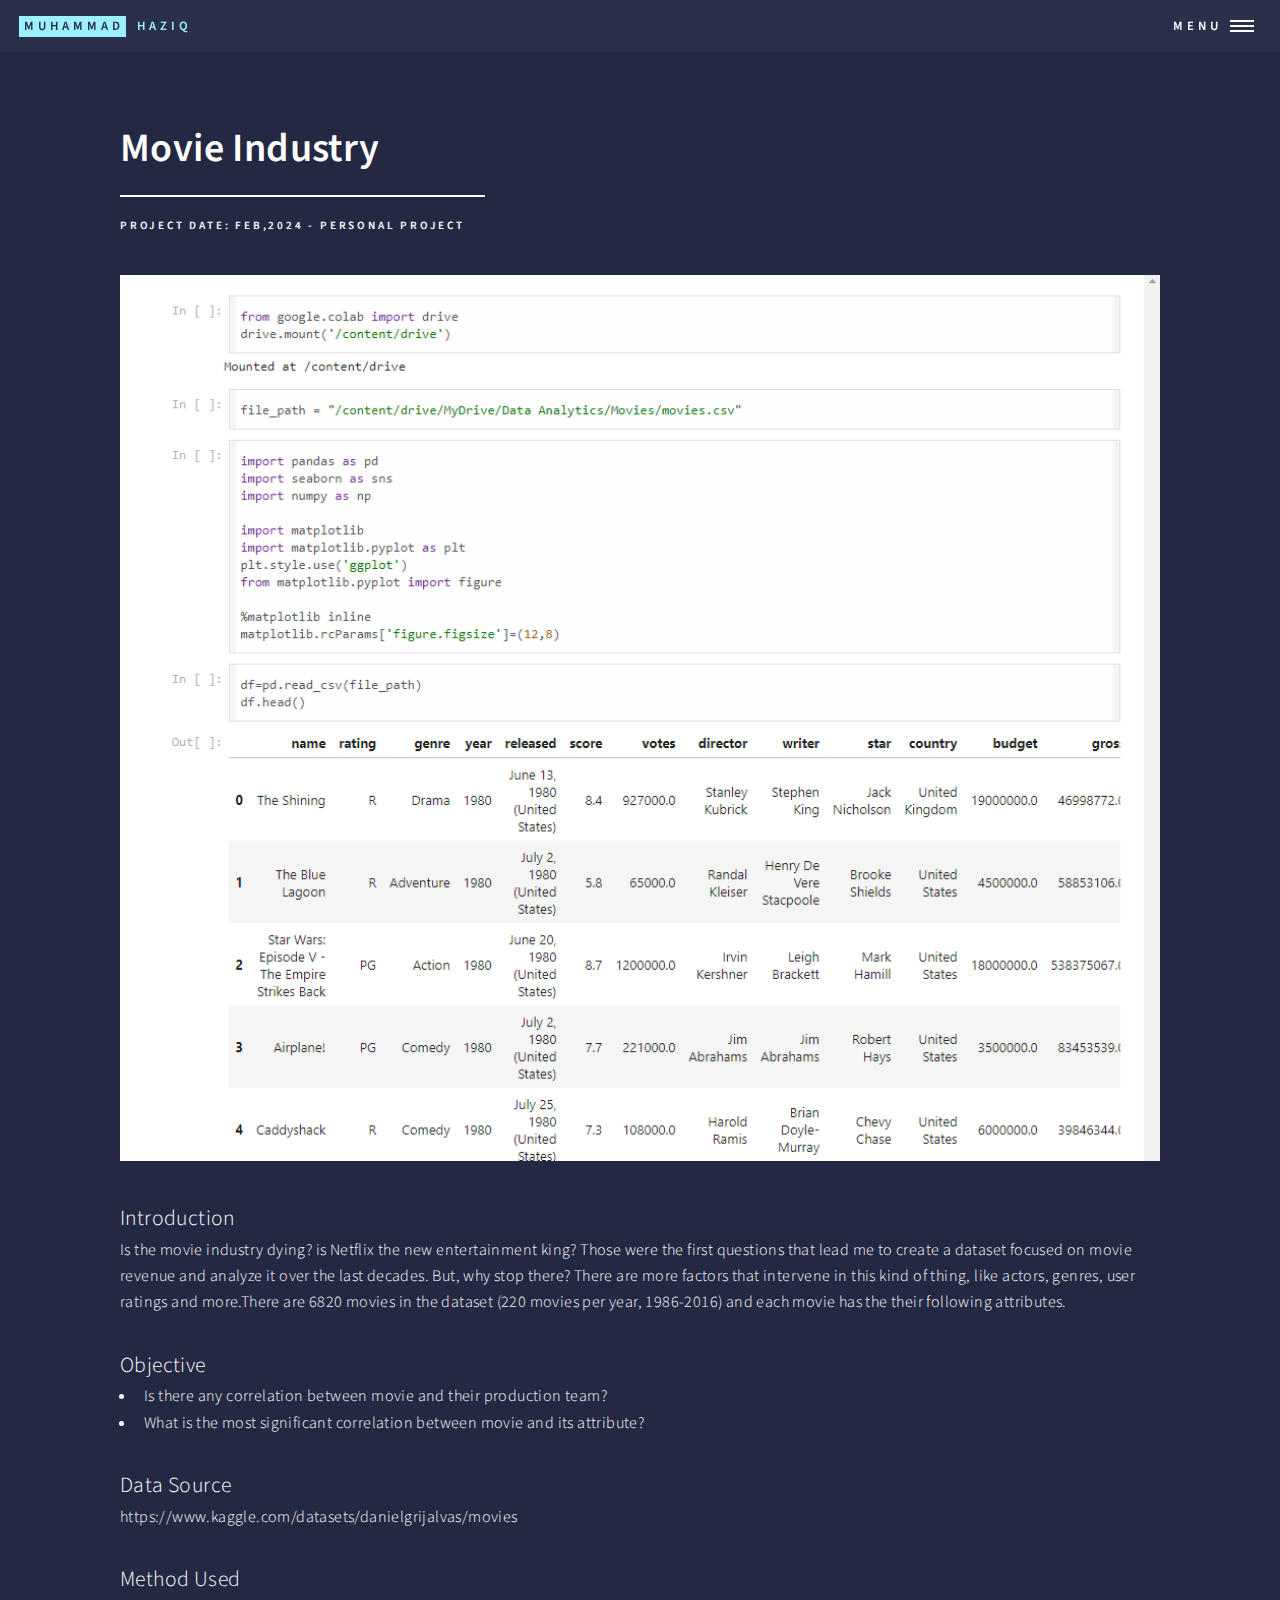
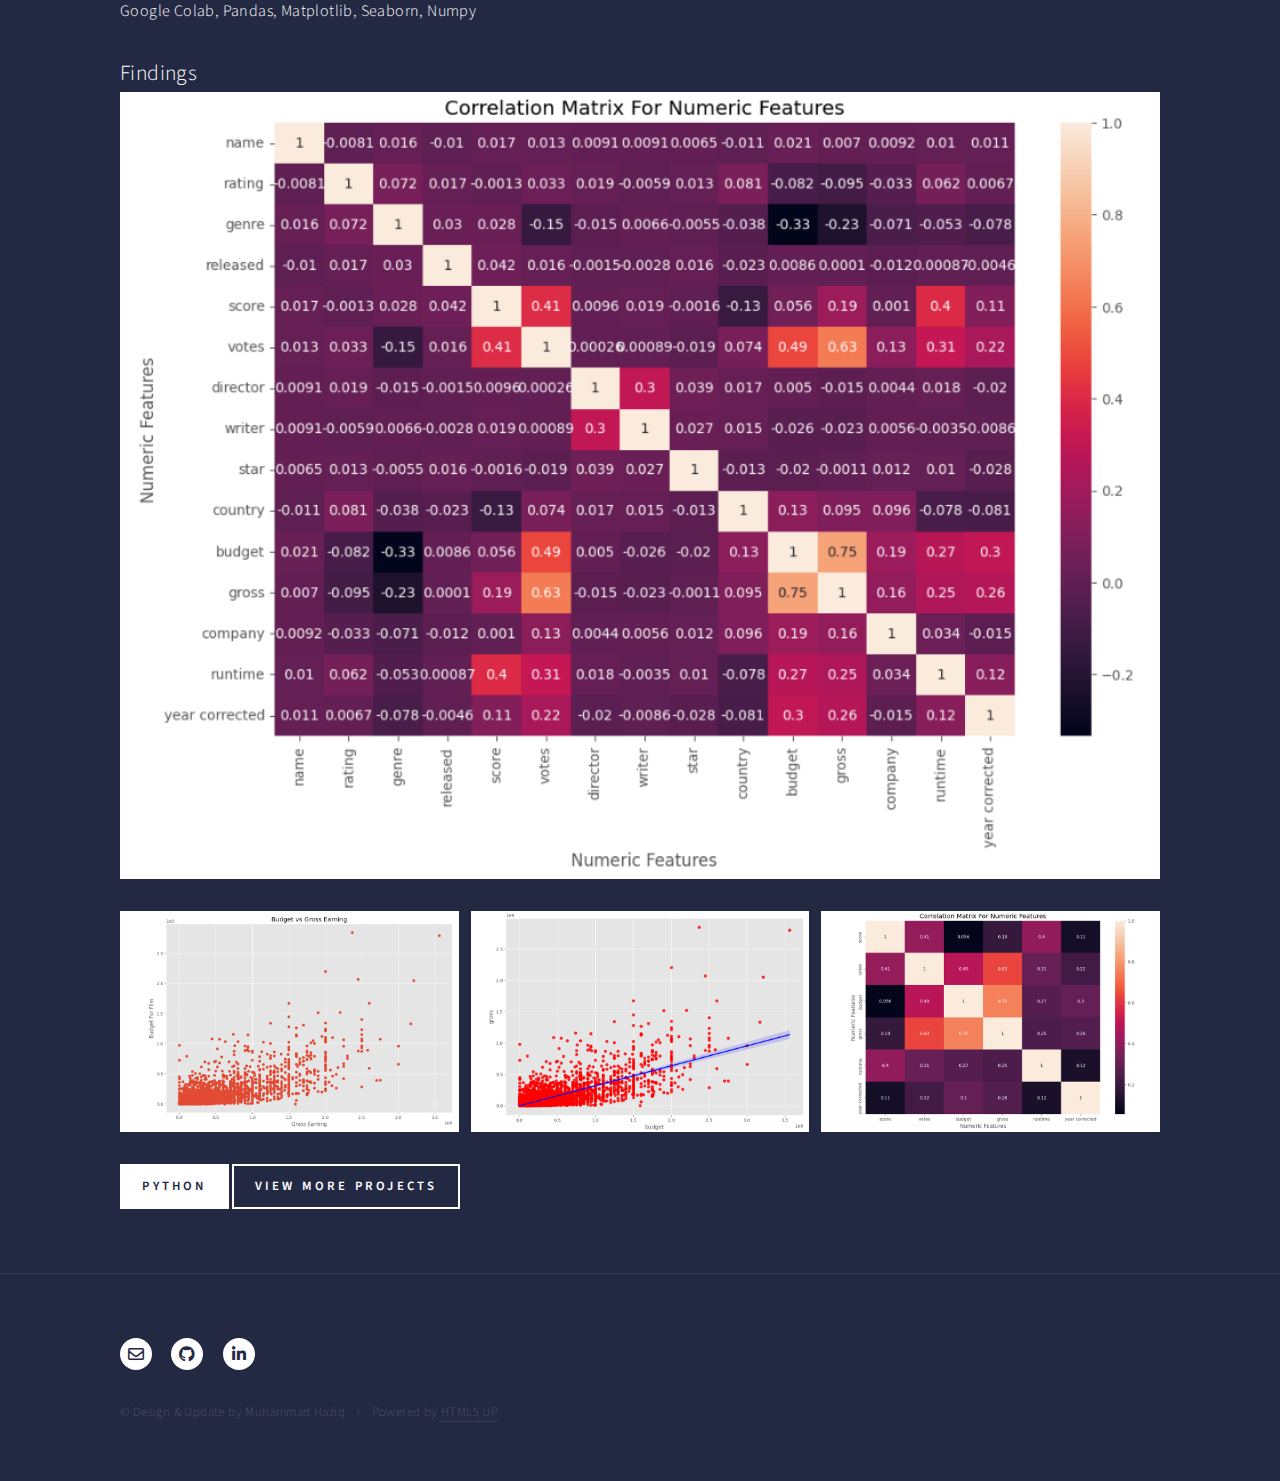
<file: generic3.html>
<!DOCTYPE HTML>

<html>
	<head>
		<title>My Portfolio - Haziq Ali</title>
		<meta charset="utf-8" />
		<meta name="viewport" content="width=device-width, initial-scale=1, user-scalable=no" />
		<link rel="stylesheet" href="assets/css/main.css" />
		<noscript><link rel="stylesheet" href="assets/css/noscript.css" /></noscript>
	</head>
	<body class="is-preload">

		<!-- Wrapper -->
			<div id="wrapper">

				<!-- Header -->
					<header id="header">
						<a href="index.html" class="logo"><strong>Muhammad</strong> <span>Haziq</span></a>
						<nav>
							<a href="#menu">Menu</a>
						</nav>
					</header>

				<!-- Menu -->
					<nav id="menu">
						<ul class="links">
							<li><a href="index.html">Home</a></li>
							<li><a href="landing.html">My Projects</a></li>
							<li><a href="https://www.credly.com/badges/2f59b1c4-1832-4038-b541-9eaa7b7d14f0/linked_in_profile">Qualification</a></li>
						</ul>
						<ul class="actions stacked">
							<li><a href="https://api.whatsapp.com/send?phone=60103431105" class="button primary fit">Get In Touch</a></li>
						</ul>
					</nav>

				<!-- Main -->
					<div id="main" class="alt">

						<!-- One -->
						<section id="one">
							<div class="inner">
								<header class="major">
									<h1>Movie Industry</h1>
									<p>Project Date: Feb,2024 - Personal Project</p>
								</header>
								<span class="image main"><img src="images/movie pic 2.png" alt="" /></span>
								<h3>Introduction</h3>
								<p>Is the movie industry dying? is Netflix the new entertainment king? Those were the first questions that lead me to create a dataset
									focused on movie revenue and analyze it over the last decades. But, why stop there? There are more factors that intervene in this
									kind of thing, like actors, genres, user ratings and more.There are 6820 movies in the dataset (220 movies per year, 1986-2016) and each movie has the their following attributes.</p>
								<p></p>
								<h3>Objective</h3>
								<ul>
									<li>Is there any correlation between movie and their production team?</li>
									<li>What is the most significant correlation between movie and its attribute?</li>
								</ul>
								<p></p>
								<h3>Data Source</h3>
								<p>https://www.kaggle.com/datasets/danielgrijalvas/movies</p>
								<h3>Method Used</h3>
								<p>Google Colab, Pandas, Matplotlib, Seaborn, Numpy</p>
								<p></p>
								<h3>Findings</h3>
								<div class="box alt">
									<span class="image fit"><img src="images/movie pic 6.png" alt="" /></span>
									<div class="row gtr-50 gtr-uniform">
										<div class="col-4"><span class="image fit"><img src="images/movie pic 3.png" alt="" /></span></div>
										<div class="col-4"><span class="image fit"><img src="images/movie pic 4.png" alt="" /></span></div>
										<div class="col-4"><span class="image fit"><img src="images/movie pic 5.png" alt="" /></span></div>
									</div>
								</div>
									<ul class="actions stacked">
										<li>
											<a href="https://github.com/h4ziqali/Movies-Correlation-Project/blob/main/Movies%20Correlation%20Project.ipynb" target="_blank" class="button primary center",>Python</a>
											<a href="landing.html" class="button">View More Projects</a>
										</li>
									</ul>
								</div>
							</section>

					</div>

				<!-- Footer -->
					<footer id="footer">
						<div class="inner">
							<ul class="icons">
								<li><a href="mailto:mh4ziqali@gmail.com" target="_blank" class="icon alt fa-envelope" ><span class="label">Email</span></a></li>
								<li><a href="https://github.com/h4ziqali" target="_blank" class="icon brands alt fa-github"><span class="label">GitHub</span></a></li>
								<li><a href="https://www.linkedin.com/in/mh4ziqali/" target="_blank" class="icon brands alt fa-linkedin-in"><span class="label">LinkedIn</span></a></li>
							</ul>
							<ul class="copyright">
								<li>&copy; Design & Update by Muhammad Haziq</li><li>Powered by <a href="#">HTML5 UP</a></li>
							</ul>
						</div>
					</footer>

			</div>

		<!-- Scripts -->
			<script src="assets/js/jquery.min.js"></script>
			<script src="assets/js/jquery.scrolly.min.js"></script>
			<script src="assets/js/jquery.scrollex.min.js"></script>
			<script src="assets/js/browser.min.js"></script>
			<script src="assets/js/breakpoints.min.js"></script>
			<script src="assets/js/util.js"></script>
			<script src="assets/js/main.js"></script>

	</body>
</html>
</file>
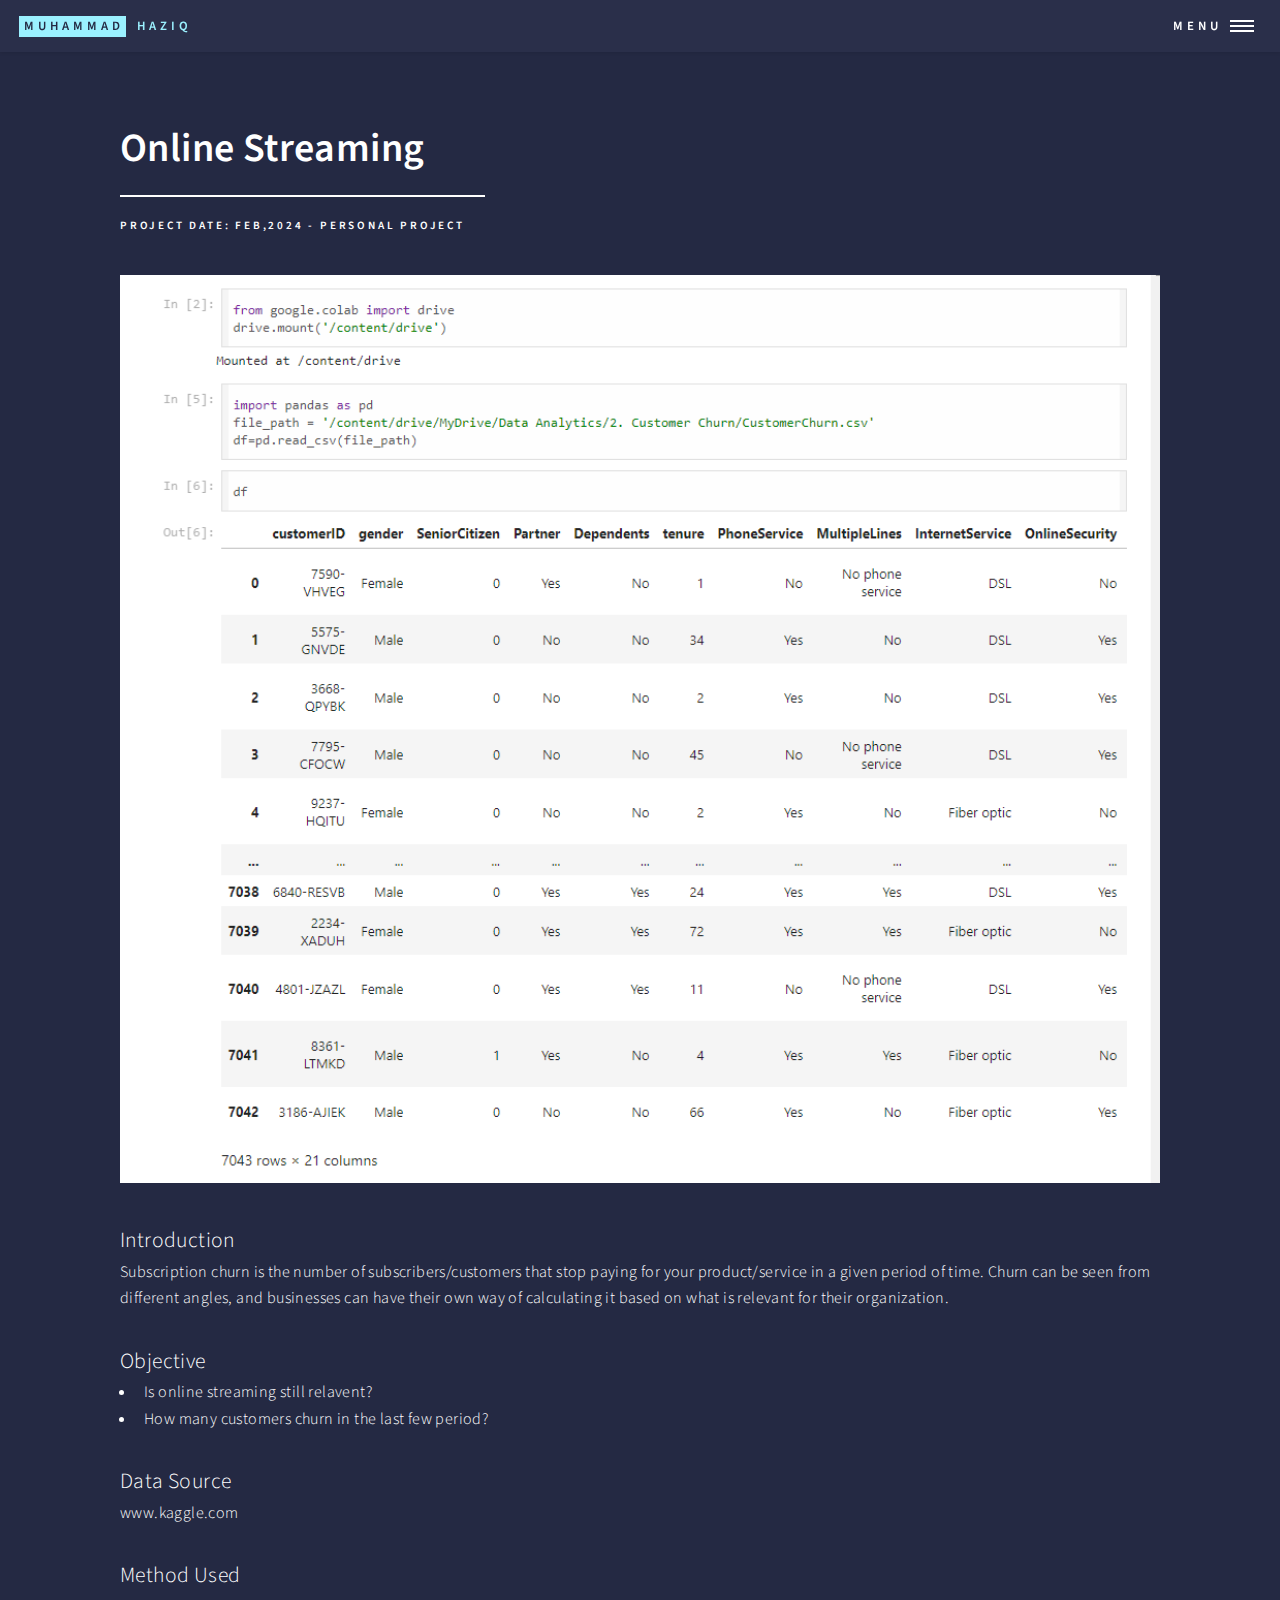
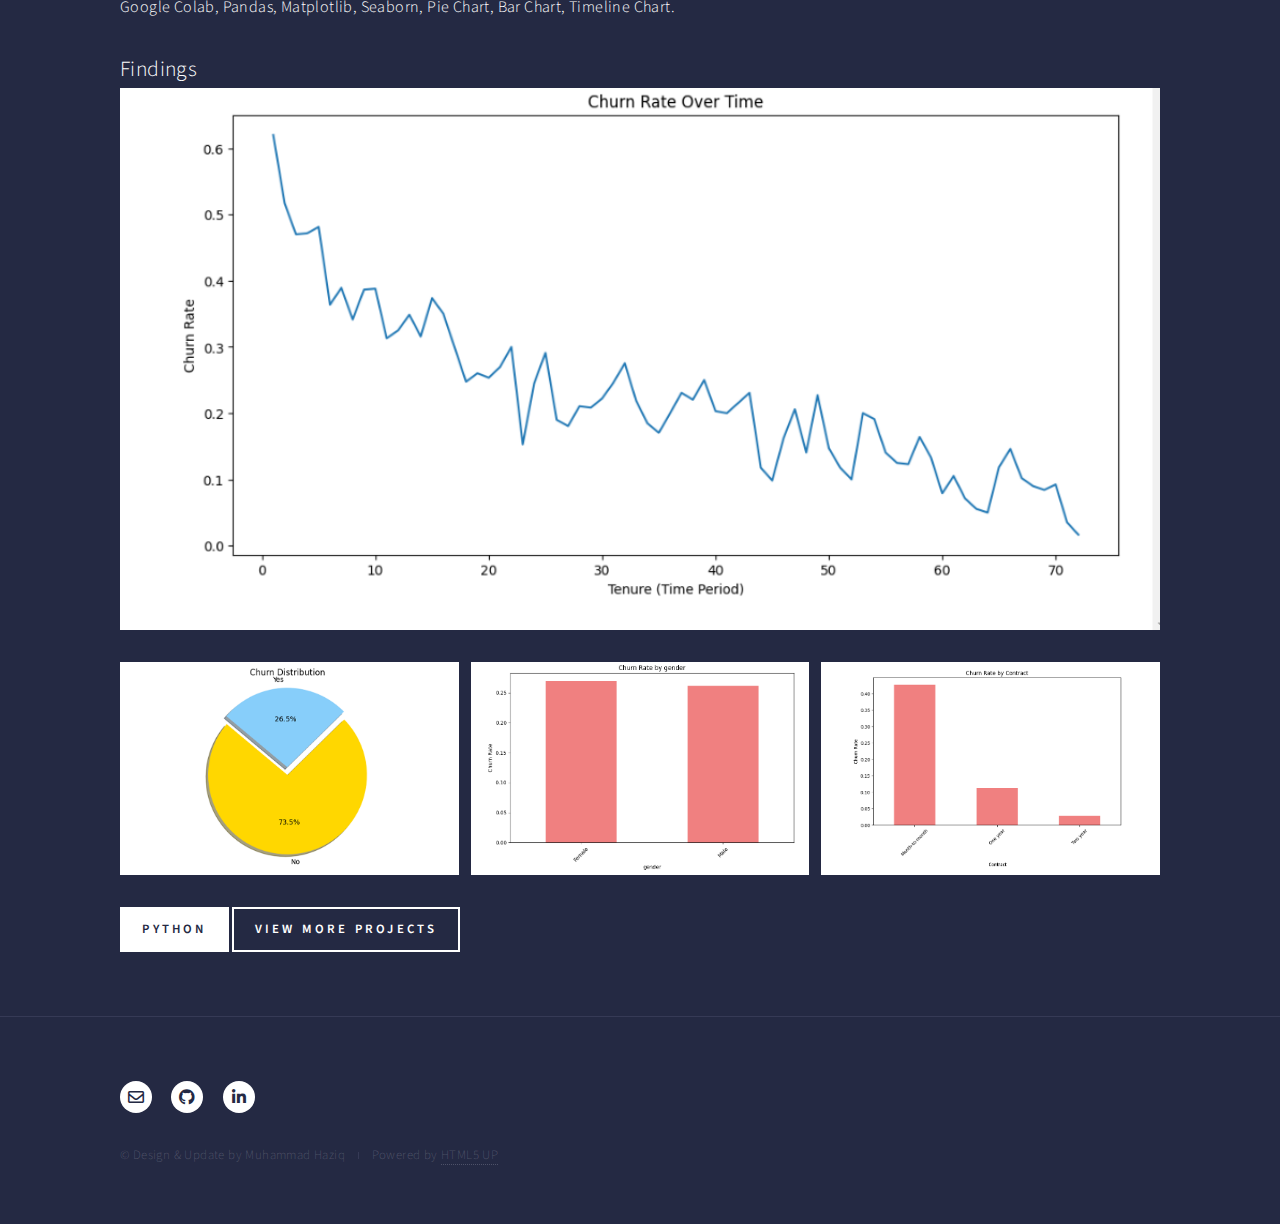
<file: generic4.html>
<!DOCTYPE HTML>

<html>
	<head>
		<title>My Portfolio - Haziq Ali</title>
		<meta charset="utf-8" />
		<meta name="viewport" content="width=device-width, initial-scale=1, user-scalable=no" />
		<link rel="stylesheet" href="assets/css/main.css" />
		<noscript><link rel="stylesheet" href="assets/css/noscript.css" /></noscript>
	</head>
	<body class="is-preload">

		<!-- Wrapper -->
			<div id="wrapper">

				<!-- Header -->
					<header id="header">
						<a href="index.html" class="logo"><strong>Muhammad</strong> <span>Haziq</span></a>
						<nav>
							<a href="#menu">Menu</a>
						</nav>
					</header>

				<!-- Menu -->
					<nav id="menu">
						<ul class="links">
							<li><a href="index.html">Home</a></li>
							<li><a href="landing.html">My Projects</a></li>
							<li><a href="https://www.credly.com/badges/2f59b1c4-1832-4038-b541-9eaa7b7d14f0/linked_in_profile">Qualification</a></li>
						</ul>
						<ul class="actions stacked">
							<li><a href="https://api.whatsapp.com/send?phone=60103431105" class="button primary fit">Get In Touch</a></li>
						</ul>
					</nav>

				<!-- Main -->
					<div id="main" class="alt">

						<!-- One -->
						<section id="one">
							<div class="inner">
								<header class="major">
									<h1>Online Streaming</h1>
									<p>Project Date: Feb,2024 - Personal Project</p>
								</header>
								<span class="image main"><img src="images/streaming pic 2.png" alt="" /></span>
								<h3>Introduction</h3>
								<p>Subscription churn is the number of subscribers/customers that stop paying for your product/service in a given period of time. Churn can be seen from different angles, and businesses can have their own way of calculating it based on what is relevant for their organization.</p>
								<p></p>
								<h3>Objective</h3>
								<ul>
									<li>Is online streaming still relavent?</li>
									<li>How many customers churn in the last few period?</li>
								</ul>
								<p></p>
								<h3>Data Source</h3>
								<p>www.kaggle.com</p>
								<h3>Method Used</h3>
								<p>Google Colab, Pandas, Matplotlib, Seaborn, Pie Chart, Bar Chart, Timeline Chart.</p>
								<p></p>
								<h3>Findings</h3>
								<div class="box alt">
									<span class="image fit"><img src="images/streaming pic 3.png" alt="" /></span>
									<div class="row gtr-50 gtr-uniform">
										<div class="col-4"><span class="image fit"><img src="images/streaming pic 4.png" alt="" /></span></div>
										<div class="col-4"><span class="image fit"><img src="images/streaming pic 5.png" alt="" /></span></div>
										<div class="col-4"><span class="image fit"><img src="images/streaming pic 6.png" alt="" /></span></div>
									</div>
								</div>
									<ul class="actions stacked">
										<li>
											<a href="https://github.com/h4ziqali/Movies-Correlation-Project/blob/main/Movies%20Correlation%20Project.ipynb" target="_blank" class="button primary center",>Python</a>
											<a href="landing.html" class="button">View More Projects</a>
										</li>
									</ul>
								</div>
							</section>

					</div>

				<!-- Footer -->
					<footer id="footer">
						<div class="inner">
							<ul class="icons">
								<li><a href="mailto:mh4ziqali@gmail.com" target="_blank" class="icon alt fa-envelope" ><span class="label">Email</span></a></li>
								<li><a href="https://github.com/h4ziqali" target="_blank" class="icon brands alt fa-github"><span class="label">GitHub</span></a></li>
								<li><a href="https://www.linkedin.com/in/mh4ziqali/" target="_blank" class="icon brands alt fa-linkedin-in"><span class="label">LinkedIn</span></a></li>
							</ul>
							<ul class="copyright">
								<li>&copy; Design & Update by Muhammad Haziq</li><li>Powered by <a href="#">HTML5 UP</a></li>
							</ul>
						</div>
					</footer>

			</div>

		<!-- Scripts -->
			<script src="assets/js/jquery.min.js"></script>
			<script src="assets/js/jquery.scrolly.min.js"></script>
			<script src="assets/js/jquery.scrollex.min.js"></script>
			<script src="assets/js/browser.min.js"></script>
			<script src="assets/js/breakpoints.min.js"></script>
			<script src="assets/js/util.js"></script>
			<script src="assets/js/main.js"></script>

	</body>
</html>
</file>
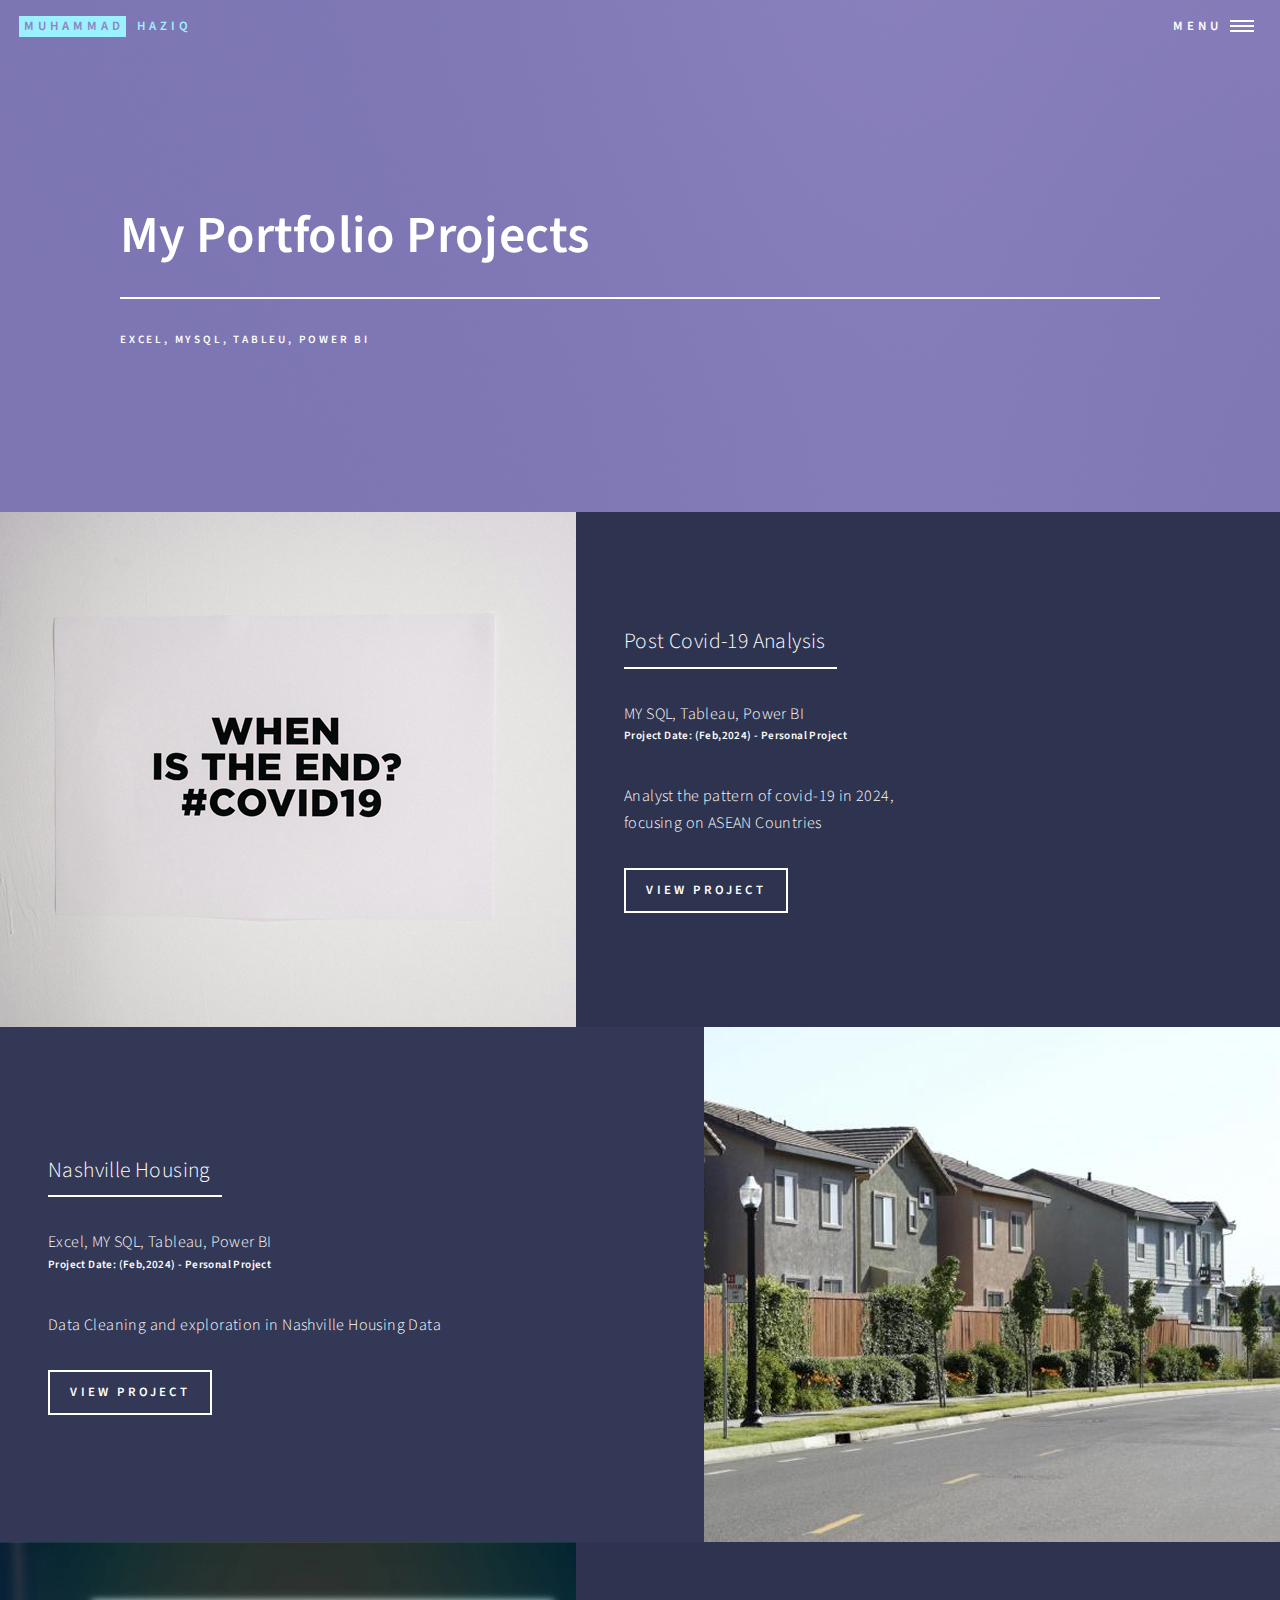
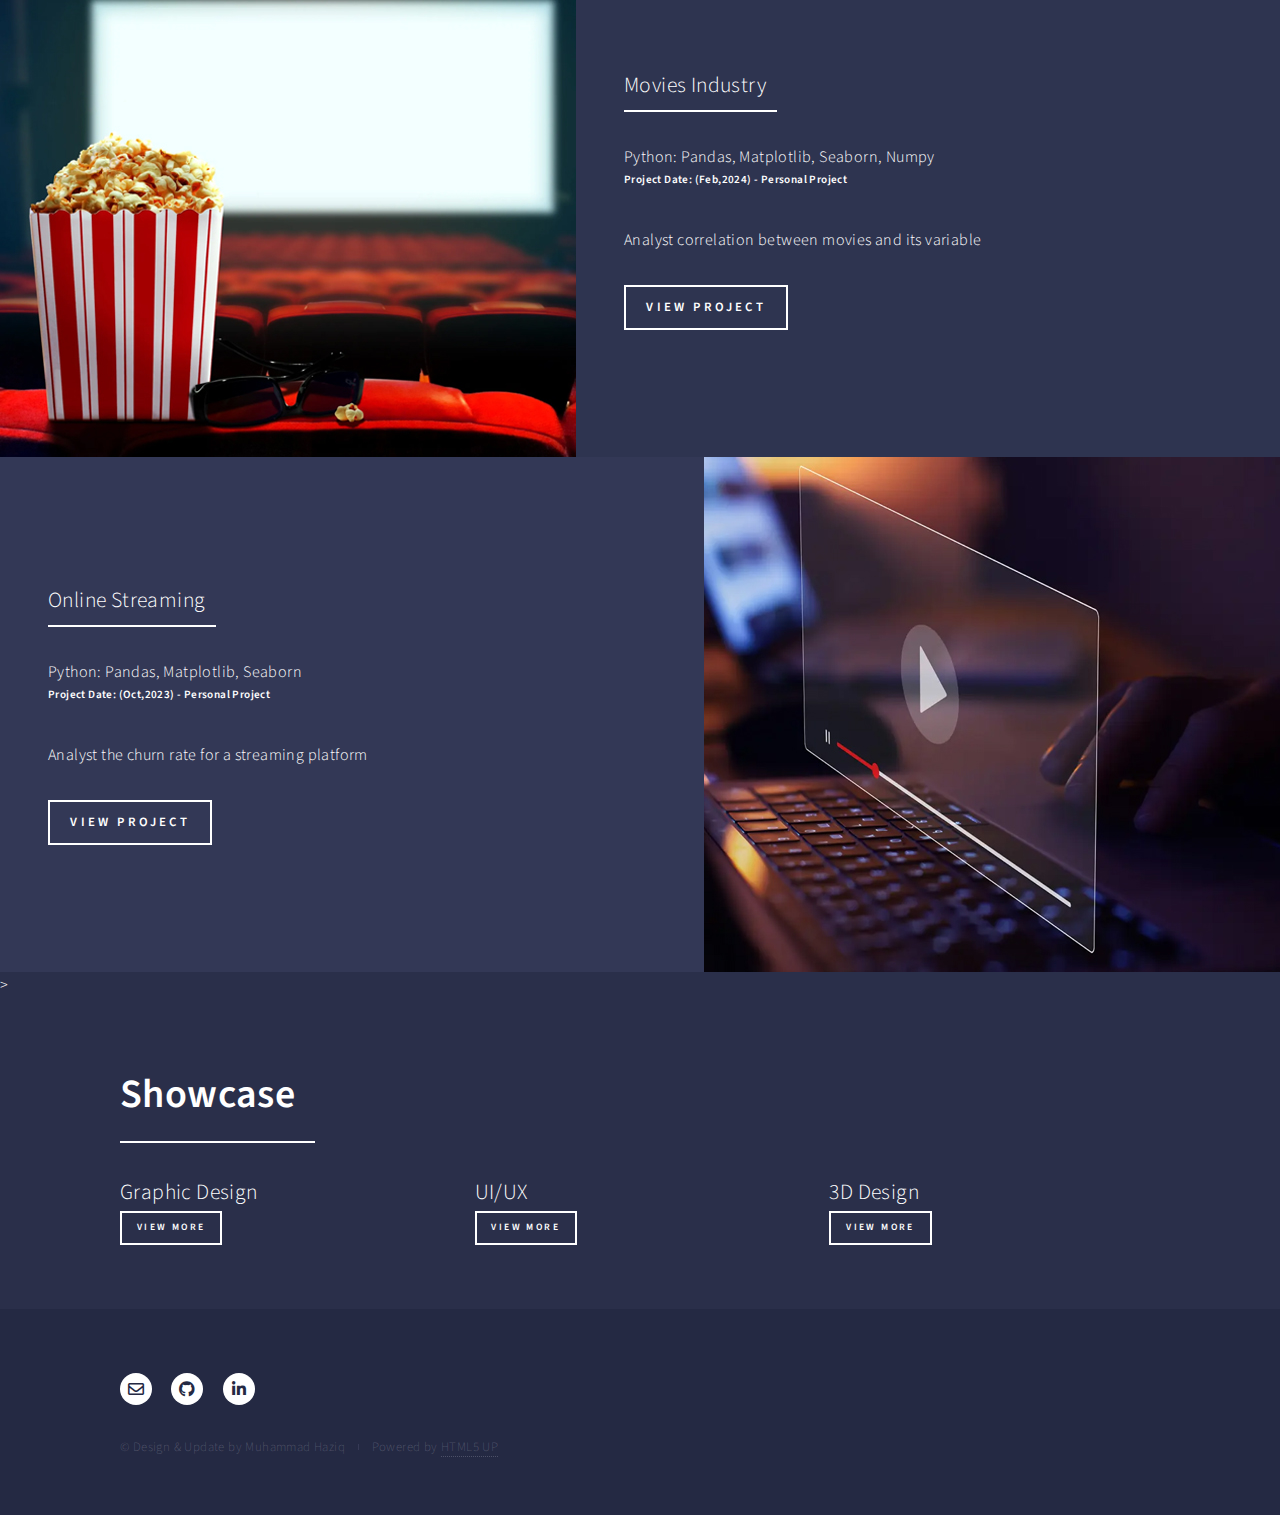
<file: landing.html>
<!DOCTYPE HTML>

<html>
	<head>
		<title>My Portfolio - Haziq Ali</title>
		<meta charset="utf-8" />
		<meta name="viewport" content="width=device-width, initial-scale=1, user-scalable=no" />
		<link rel="stylesheet" href="assets/css/main.css" />
		<noscript><link rel="stylesheet" href="assets/css/noscript.css" /></noscript>
	</head>
	<body class="is-preload">

		<!-- Wrapper -->
			<div id="wrapper">

				<!-- Header -->
					<header id="header" class="alt style2">
						<a href="index.html" class="logo"><strong>Muhammad</strong> <span>Haziq</span></a>
						<nav>
							<a href="#menu">Menu</a>
						</nav>
					</header>

				<!-- Menu -->
					<nav id="menu">
						<ul class="links">
							<ul class="links">
								<li><a href="index.html">Home</a></li>
								<li><a href="landing.html">My Projects</a></li>
								<li><a href="https://www.credly.com/badges/2f59b1c4-1832-4038-b541-9eaa7b7d14f0/linked_in_profile">Qualification</a></li>
							</ul>
							<ul class="actions stacked">
								<li><a href="https://api.whatsapp.com/send?phone=60103431105" class="button primary fit">Get In Touch</a></li>
							</ul>
						</ul>
					</nav>

				<!-- Banner -->
					<section id="banner" class="style2">
						<div class="inner">
							<span class="image">
								<img src="images/pic07.jpg" alt="" />
							</span>
							<header class="major">
								<h1>My Portfolio Projects</h1>
							</header>
							<div class="content">
								<p>Excel, MySQL, Tableu, Power BI<br /> </p>
							</div>
						</div>
					</section>

				<!-- Main -->
					<div id="main">

						<!-- Two -->
							<section id="two" class="spotlights">
								<section>
									<a href="generic.html" class="image">
										<img src="images/covid pic.jpg" alt="" data-position="center center" />
									</a>
									<div class="content">
										<div class="inner">
											<header class="major">
												<h3>Post Covid-19 Analysis</h3>
											</header>
											<p5>MY SQL, Tableau, Power BI <h6>Project Date: (Feb,2024) - Personal Project</h6></p5><br />
												<p>Analyst the pattern of covid-19 in 2024,<br />focusing on ASEAN Countries</p>
											<ul class="actions">
												<li><a href="generic1.html" class="button">View Project</a></li>
											</ul>
										</div>
									</div>
								</section>
								<section>
									<a href="generic.html" class="image">
										<img src="images/nashville pic.jpg" alt="" data-position="top center" />
									</a>
									<div class="content">
										<div class="inner">
											<header class="major">
												<h3>Nashville Housing</h3>
											</header>
											<p5>Excel, MY SQL, Tableau, Power BI <h6>Project Date: (Feb,2024) - Personal Project</h6></p5><br />
												<p>Data Cleaning and exploration in Nashville Housing Data</p>
											<ul class="actions">
												<li><a href="generic2.html" class="button">View Project</a></li>
											</ul>
										</div>
									</div>
								</section>
								<section>
									<a href="generic.html" class="image">
										<img src="images/movie pic.jpg" alt="" data-position="25% 25%" />
									</a>
									<div class="content">
										<div class="inner">
											<header class="major">
												<h3>Movies Industry</h3>
											</header>
											<p5>Python: Pandas, Matplotlib, Seaborn, Numpy<h6>Project Date: (Feb,2024) - Personal Project</h6></p5><br />
												<p>Analyst correlation between movies and its variable</p>
											<ul class="actions">
												<li><a href="generic3.html" class="button">View Project</a></li>
											</ul>
										</div>
									</div>
								</section>
								<section>
									<a href="generic.html" class="image">
										<img src="images/streaming pic.jpg" alt="" data-position="25% 25%" />
									</a>
									<div class="content">
										<div class="inner">
											<header class="major">
												<h3>Online Streaming</h3>
											</header>
											<p5>Python: Pandas, Matplotlib, Seaborn <h6>Project Date: (Oct,2023) - Personal Project</h6></p5><br />
												<p>Analyst the churn rate for a streaming platform</p>
											<ul class="actions">
												<li><a href="generic4.html" class="button">View Project</a></li>
											</ul>
										</div>
									</div>
								</section>
							</section>
							<!-- About Me -->>
							<section id="one">
								<div class="inner">
									<header class="major">
										<h1>Showcase</h1>
										</header>
										<div class="row">
											<div class="col-4 col-12-medium">
												<h3>Graphic Design</h3>
												<ul class="actions">
												<li><a href="https://h4ziqali.github.io/MyOtherPortfolio/graphic.html" class="button small">View More</a></li>
												</ul>
											</div>
											<div class="col-4 col-12-medium">
												<h3>UI/UX</h3>
												<ul class="actions">
												<li><a href="https://h4ziqali.github.io/MyOtherPortfolio/UiUx.html" class="button small">View More</a></li>
												</ul>
											</div>
											<div class="col-4 col-12-medium">
												<h3>3D Design</h3>
												<ul class="actions">
												<li><a href="https://h4ziqali.github.io/MyOtherPortfolio/3d.html" class="button small">View More</a></li>
												</ul>
											</div>
										<!--<div class="col-4 col-12-medium">
												<h3>Graphic Design</h3>
												<ul class="actions">
												<li><a href="#" class="button small">View More</a></li>
												</ul>
											</div>
											<div class="col-4 col-12-medium">
												<h3>Vector Design</h3>
												<ul class="actions">
												<li><a href="#" class="button small">View More</a></li>
												</ul>
											</div>
											<div class="col-4 col-12-medium">
												<h3>3D Design</h3>
												<ul class="actions">
												<li><a href="#" class="button small">View More</a></li>
												</ul>
											</div> -->
										</div>
									</div>
								</di>	
							</section>	

					</div>
				<!-- Footer -->
					<footer id="footer">
						<div class="inner">
							<ul class="icons">
								<li><a href="mailto:mh4ziqali@gmail.com" target="_blank" class="icon alt fa-envelope" ><span class="label">Email</span></a></li>
								<li><a href="https://github.com/h4ziqali" target="_blank" class="icon brands alt fa-github"><span class="label">GitHub</span></a></li>
								<li><a href="https://www.linkedin.com/in/mh4ziqali/" target="_blank" class="icon brands alt fa-linkedin-in"><span class="label">LinkedIn</span></a></li>
							</ul>
							<ul class="copyright">
								<li>&copy; Design & Update by Muhammad Haziq</li><li>Powered by <a href="#">HTML5 UP</a></li>
							</ul>
						</div>
					</footer>

			</div>

		<!-- Scripts -->
			<script src="assets/js/jquery.min.js"></script>
			<script src="assets/js/jquery.scrolly.min.js"></script>
			<script src="assets/js/jquery.scrollex.min.js"></script>
			<script src="assets/js/browser.min.js"></script>
			<script src="assets/js/breakpoints.min.js"></script>
			<script src="assets/js/util.js"></script>
			<script src="assets/js/main.js"></script>

	</body>
</html>
</file>
<file: assets/css/noscript.css>
/*
	Forty by HTML5 UP
	html5up.net | @ajlkn
	Free for personal and commercial use under the CCA 3.0 license (html5up.net/license)
*/

/* Banner */

	body.is-preload #banner:after {
		opacity: 0.85;
	}

	body.is-preload #banner > .inner {
		-moz-filter: none;
		-webkit-filter: none;
		-ms-filter: none;
		filter: none;
		-moz-transform: none;
		-webkit-transform: none;
		-ms-transform: none;
		transform: none;
		opacity: 1;
	}
</file>
<file: assets/css/main.css>
@import url(fontawesome-all.min.css);
@import url("https://fonts.googleapis.com/css?family=Source+Sans+Pro:300,300italic,600,600italic");

/*
	Forty by HTML5 UP
	html5up.net | @ajlkn
	Free for personal and commercial use under the CCA 3.0 license (html5up.net/license)
*/

html, body, div, span, applet, object,
iframe, h1, h2, h3, h4, h5, h6, p, blockquote,
pre, a, abbr, acronym, address, big, cite,
code, del, dfn, em, img, ins, kbd, q, s, samp,
small, strike, strong, sub, sup, tt, var, b,
u, i, center, dl, dt, dd, ol, ul, li, fieldset,
form, label, legend, table, caption, tbody,
tfoot, thead, tr, th, td, article, aside,
canvas, details, embed, figure, figcaption,
footer, header, hgroup, menu, nav, output, ruby,
section, summary, time, mark, audio, video {
	margin: 0;
	padding: 0;
	border: 0;
	font-size: 100%;
	font: inherit;
	vertical-align: baseline;}

article, aside, details, figcaption, figure,
footer, header, hgroup, menu, nav, section {
	display: block;}

body {
	line-height: 1;
}

ol, ul {
	list-style: none;
}

blockquote, q {
	quotes: none;
}

	blockquote:before, blockquote:after, q:before, q:after {
		content: '';
		content: none;
	}

table {
	border-collapse: collapse;
	border-spacing: 0;
}

body {
	-webkit-text-size-adjust: none;
}

mark {
	background-color: transparent;
	color: inherit;
}

input::-moz-focus-inner {
	border: 0;
	padding: 0;
}

input, select, textarea {
	-moz-appearance: none;
	-webkit-appearance: none;
	-ms-appearance: none;
	appearance: none;
}

/* Basic */

	@-ms-viewport {
		width: device-width;
	}

	body {
		-ms-overflow-style: scrollbar;
	}

	@media screen and (max-width: 480px) {

		html, body {
			min-width: 320px;
		}

	}

	html {
		box-sizing: border-box;
	}

	*, *:before, *:after {
		box-sizing: inherit;
	}

	body {
		background: #242943;
	}

		body.is-preload *, body.is-preload *:before, body.is-preload *:after {
			-moz-animation: none !important;
			-webkit-animation: none !important;
			-ms-animation: none !important;
			animation: none !important;
			-moz-transition: none !important;
			-webkit-transition: none !important;
			-ms-transition: none !important;
			transition: none !important;
		}

/* Type */

	body, input, select, textarea {
		color: #ffffff;
		font-family: "Source Sans Pro", Helvetica, sans-serif;
		font-size: 17pt;
		font-weight: 300;
		letter-spacing: 0.025em;
		line-height: 1.65;
	}

		@media screen and (max-width: 1680px) {

			body, input, select, textarea {
				font-size: 14pt;
			}

		}

		@media screen and (max-width: 1280px) {

			body, input, select, textarea {
				font-size: 12pt;
			}

		}

		@media screen and (max-width: 360px) {

			body, input, select, textarea {
				font-size: 11pt;
			}

		}

	a {
		-moz-transition: color 0.2s ease-in-out, border-bottom-color 0.2s ease-in-out;
		-webkit-transition: color 0.2s ease-in-out, border-bottom-color 0.2s ease-in-out;
		-ms-transition: color 0.2s ease-in-out, border-bottom-color 0.2s ease-in-out;
		transition: color 0.2s ease-in-out, border-bottom-color 0.2s ease-in-out;
		border-bottom: dotted 1px;
		color: inherit;
		text-decoration: none;
	}

		a:hover {
			border-bottom-color: transparent;
			color: #9bf1ff !important;
		}

		a:active {
			color: #53e3fb !important;
		}

	strong, b {
		color: #ffffff;
		font-weight: 600;
	}

	em, i {
		font-style: italic;
	}

	p {
		margin: 0 0 2em 0;
	}

	h1, h2, major, h4, h5, h6 {
		color: #ffffff;
		font-weight: 600;
		line-height: 1.65;
		margin: 0 0 1em 0;
	}

		h1 a, h2 a, h3 a, h4 a, h5 a, h6 a {
			color: inherit;
			border-bottom: 0;
		}

	h1 {
		font-size: 2.5em;
	}

	h2 {
		font-size: 1.75em;
	}

	h3 {
		font-size: 1.35em;
	}

	h4 {
		font-size: 1.1em;
	}

	h5 {
		font-size: 0.9em;
	}

	h6 {
		font-size: 0.7em;
	}

	.button-center {
		width: 100%;
		align-items: center;
	}

	@media screen and (max-width: 736px) {

		h1 {
			font-size: 2em;
		}

		h2 {
			font-size: 1.5em;
		}

		h3 {
			font-size: 1.25em;
		}

	}

	sub {
		font-size: 0.8em;
		position: relative;
		top: 0.5em;
	}

	sup {
		font-size: 0.8em;
		position: relative;
		top: -0.5em;
	}

	blockquote {
		border-left: solid 4px rgba(212, 212, 255, 0.1);
		font-style: italic;
		margin: 0 0 2em 0;
		padding: 0.5em 0 0.5em 2em;
	}

	code {
		background: rgba(212, 212, 255, 0.035);
		font-family: "Courier New", monospace;
		font-size: 0.9em;
		margin: 0 0.25em;
		padding: 0.25em 0.65em;
	}

	pre {
		-webkit-overflow-scrolling: touch;
		font-family: "Courier New", monospace;
		font-size: 0.9em;
		margin: 0 0 2em 0;
	}

		pre code {
			display: block;
			line-height: 1.75;
			padding: 1em 1.5em;
			overflow-x: auto;
		}

	hr {
		border: 0;
		border-bottom: solid 1px rgba(212, 212, 255, 0.1);
		margin: 2em 0;
	}

		hr.major {
			margin: 3em 0;
		}

	.align-left {
		text-align: left;
	}

	.align-center {
		text-align: center;
	}

	.align-right {
		text-align: right;
	}

/* Row */

	.row {
		display: flex;
		flex-wrap: wrap;
		box-sizing: border-box;
		align-items: stretch;
	}

		.row > * {
			box-sizing: border-box;
		}

		.row.gtr-uniform > * > :last-child {
			margin-bottom: 0;
		}

		.row.aln-left {
			justify-content: flex-start;
		}

		.row.aln-center {
			justify-content: center;
		}

		.row.aln-right {
			justify-content: flex-end;
		}

		.row.aln-top {
			align-items: flex-start;
		}

		.row.aln-middle {
			align-items: center;
		}

		.row.aln-bottom {
			align-items: flex-end;
		}

		.row > .imp {
			order: -1;
		}

		.row > .col-1 {
			width: 8.33333%;
		}

		.row > .off-1 {
			margin-left: 8.33333%;
		}

		.row > .col-2 {
			width: 16.66667%;
		}

		.row > .off-2 {
			margin-left: 16.66667%;
		}

		.row > .col-3 {
			width: 25%;
		}

		.row > .off-3 {
			margin-left: 25%;
		}

		.row > .col-4 {
			width: 33.33333%;
		}

		.row > .off-4 {
			margin-left: 33.33333%;
		}

		.row > .col-5 {
			width: 41.66667%;
		}

		.row > .off-5 {
			margin-left: 41.66667%;
		}

		.row > .col-6 {
			width: 50%;
		}

		.row > .off-6 {
			margin-left: 50%;
		}

		.row > .col-7 {
			width: 58.33333%;
		}

		.row > .off-7 {
			margin-left: 58.33333%;
		}

		.row > .col-8 {
			width: 66.66667%;
		}

		.row > .off-8 {
			margin-left: 66.66667%;
		}

		.row > .col-9 {
			width: 75%;
		}

		.row > .off-9 {
			margin-left: 75%;
		}

		.row > .col-10 {
			width: 83.33333%;
		}

		.row > .off-10 {
			margin-left: 83.33333%;
		}

		.row > .col-11 {
			width: 91.66667%;
		}

		.row > .off-11 {
			margin-left: 91.66667%;
		}

		.row > .col-12 {
			width: 100%;
		}

		.row > .off-12 {
			margin-left: 100%;
		}

		.row.gtr-0 {
			margin-top: 0;
			margin-left: 0em;
		}

			.row.gtr-0 > * {
				padding: 0 0 0 0em;
			}

			.row.gtr-0.gtr-uniform {
				margin-top: 0em;
			}

				.row.gtr-0.gtr-uniform > * {
					padding-top: 0em;
				}

		.row.gtr-25 {
			margin-top: 0;
			margin-left: -0.5em;
		}

			.row.gtr-25 > * {
				padding: 0 0 0 0.5em;
			}

			.row.gtr-25.gtr-uniform {
				margin-top: -0.5em;
			}

				.row.gtr-25.gtr-uniform > * {
					padding-top: 0.5em;
				}

		.row.gtr-50 {
			margin-top: 0;
			margin-left: -1em;
		}

			.row.gtr-50 > * {
				padding: 0 0 0 1em;
			}

			.row.gtr-50.gtr-uniform {
				margin-top: -1em;
			}

				.row.gtr-50.gtr-uniform > * {
					padding-top: 1em;
				}

		.row {
			margin-top: 0;
			margin-left: -2em;
		}

			.row > * {
				padding: 0 0 0 2em;
			}

			.row.gtr-uniform {
				margin-top: -2em;
			}

				.row.gtr-uniform > * {
					padding-top: 2em;
				}

		.row.gtr-150 {
			margin-top: 0;
			margin-left: -3em;
		}

			.row.gtr-150 > * {
				padding: 0 0 0 3em;
			}

			.row.gtr-150.gtr-uniform {
				margin-top: -3em;
			}

				.row.gtr-150.gtr-uniform > * {
					padding-top: 3em;
				}

		.row.gtr-200 {
			margin-top: 0;
			margin-left: -4em;
		}

			.row.gtr-200 > * {
				padding: 0 0 0 4em;
			}

			.row.gtr-200.gtr-uniform {
				margin-top: -4em;
			}

				.row.gtr-200.gtr-uniform > * {
					padding-top: 4em;
				}

		@media screen and (max-width: 1680px) {

			.row {
				display: flex;
				flex-wrap: wrap;
				box-sizing: border-box;
				align-items: stretch;
			}

				.row > * {
					box-sizing: border-box;
				}

				.row.gtr-uniform > * > :last-child {
					margin-bottom: 0;
				}

				.row.aln-left {
					justify-content: flex-start;
				}

				.row.aln-center {
					justify-content: center;
				}

				.row.aln-right {
					justify-content: flex-end;
				}

				.row.aln-top {
					align-items: flex-start;
				}

				.row.aln-middle {
					align-items: center;
				}

				.row.aln-bottom {
					align-items: flex-end;
				}

				.row > .imp-xlarge {
					order: -1;
				}

				.row > .col-1-xlarge {
					width: 8.33333%;
				}

				.row > .off-1-xlarge {
					margin-left: 8.33333%;
				}

				.row > .col-2-xlarge {
					width: 16.66667%;
				}

				.row > .off-2-xlarge {
					margin-left: 16.66667%;
				}

				.row > .col-3-xlarge {
					width: 25%;
				}

				.row > .off-3-xlarge {
					margin-left: 25%;
				}

				.row > .col-4-xlarge {
					width: 33.33333%;
				}

				.row > .off-4-xlarge {
					margin-left: 33.33333%;
				}

				.row > .col-5-xlarge {
					width: 41.66667%;
				}

				.row > .off-5-xlarge {
					margin-left: 41.66667%;
				}

				.row > .col-6-xlarge {
					width: 50%;
				}

				.row > .off-6-xlarge {
					margin-left: 50%;
				}

				.row > .col-7-xlarge {
					width: 58.33333%;
				}

				.row > .off-7-xlarge {
					margin-left: 58.33333%;
				}

				.row > .col-8-xlarge {
					width: 66.66667%;
				}

				.row > .off-8-xlarge {
					margin-left: 66.66667%;
				}

				.row > .col-9-xlarge {
					width: 75%;
				}

				.row > .off-9-xlarge {
					margin-left: 75%;
				}

				.row > .col-10-xlarge {
					width: 83.33333%;
				}

				.row > .off-10-xlarge {
					margin-left: 83.33333%;
				}

				.row > .col-11-xlarge {
					width: 91.66667%;
				}

				.row > .off-11-xlarge {
					margin-left: 91.66667%;
				}

				.row > .col-12-xlarge {
					width: 100%;
				}

				.row > .off-12-xlarge {
					margin-left: 100%;
				}

				.row.gtr-0 {
					margin-top: 0;
					margin-left: 0em;
				}

					.row.gtr-0 > * {
						padding: 0 0 0 0em;
					}

					.row.gtr-0.gtr-uniform {
						margin-top: 0em;
					}

						.row.gtr-0.gtr-uniform > * {
							padding-top: 0em;
						}

				.row.gtr-25 {
					margin-top: 0;
					margin-left: -0.5em;
				}

					.row.gtr-25 > * {
						padding: 0 0 0 0.5em;
					}

					.row.gtr-25.gtr-uniform {
						margin-top: -0.5em;
					}

						.row.gtr-25.gtr-uniform > * {
							padding-top: 0.5em;
						}

				.row.gtr-50 {
					margin-top: 0;
					margin-left: -1em;
				}

					.row.gtr-50 > * {
						padding: 0 0 0 1em;
					}

					.row.gtr-50.gtr-uniform {
						margin-top: -1em;
					}

						.row.gtr-50.gtr-uniform > * {
							padding-top: 1em;
						}

				.row {
					margin-top: 0;
					margin-left: -2em;
				}

					.row > * {
						padding: 0 0 0 2em;
					}

					.row.gtr-uniform {
						margin-top: -2em;
					}

						.row.gtr-uniform > * {
							padding-top: 2em;
						}

				.row.gtr-150 {
					margin-top: 0;
					margin-left: -3em;
				}

					.row.gtr-150 > * {
						padding: 0 0 0 3em;
					}

					.row.gtr-150.gtr-uniform {
						margin-top: -3em;
					}

						.row.gtr-150.gtr-uniform > * {
							padding-top: 3em;
						}

				.row.gtr-200 {
					margin-top: 0;
					margin-left: -4em;
				}

					.row.gtr-200 > * {
						padding: 0 0 0 4em;
					}

					.row.gtr-200.gtr-uniform {
						margin-top: -4em;
					}

						.row.gtr-200.gtr-uniform > * {
							padding-top: 4em;
						}

		}

		@media screen and (max-width: 1280px) {

			.row {
				display: flex;
				flex-wrap: wrap;
				box-sizing: border-box;
				align-items: stretch;
			}

				.row > * {
					box-sizing: border-box;
				}

				.row.gtr-uniform > * > :last-child {
					margin-bottom: 0;
				}

				.row.aln-left {
					justify-content: flex-start;
				}

				.row.aln-center {
					justify-content: center;
				}

				.row.aln-right {
					justify-content: flex-end;
				}

				.row.aln-top {
					align-items: flex-start;
				}

				.row.aln-middle {
					align-items: center;
				}

				.row.aln-bottom {
					align-items: flex-end;
				}

				.row > .imp-large {
					order: -1;
				}

				.row > .col-1-large {
					width: 8.33333%;
				}

				.row > .off-1-large {
					margin-left: 8.33333%;
				}

				.row > .col-2-large {
					width: 16.66667%;
				}

				.row > .off-2-large {
					margin-left: 16.66667%;
				}

				.row > .col-3-large {
					width: 25%;
				}

				.row > .off-3-large {
					margin-left: 25%;
				}

				.row > .col-4-large {
					width: 33.33333%;
				}

				.row > .off-4-large {
					margin-left: 33.33333%;
				}

				.row > .col-5-large {
					width: 41.66667%;
				}

				.row > .off-5-large {
					margin-left: 41.66667%;
				}

				.row > .col-6-large {
					width: 50%;
				}

				.row > .off-6-large {
					margin-left: 50%;
				}

				.row > .col-7-large {
					width: 58.33333%;
				}

				.row > .off-7-large {
					margin-left: 58.33333%;
				}

				.row > .col-8-large {
					width: 66.66667%;
				}

				.row > .off-8-large {
					margin-left: 66.66667%;
				}

				.row > .col-9-large {
					width: 75%;
				}

				.row > .off-9-large {
					margin-left: 75%;
				}

				.row > .col-10-large {
					width: 83.33333%;
				}

				.row > .off-10-large {
					margin-left: 83.33333%;
				}

				.row > .col-11-large {
					width: 91.66667%;
				}

				.row > .off-11-large {
					margin-left: 91.66667%;
				}

				.row > .col-12-large {
					width: 100%;
				}

				.row > .off-12-large {
					margin-left: 100%;
				}

				.row.gtr-0 {
					margin-top: 0;
					margin-left: 0em;
				}

					.row.gtr-0 > * {
						padding: 0 0 0 0em;
					}

					.row.gtr-0.gtr-uniform {
						margin-top: 0em;
					}

						.row.gtr-0.gtr-uniform > * {
							padding-top: 0em;
						}

				.row.gtr-25 {
					margin-top: 0;
					margin-left: -0.375em;
				}

					.row.gtr-25 > * {
						padding: 0 0 0 0.375em;
					}

					.row.gtr-25.gtr-uniform {
						margin-top: -0.375em;
					}

						.row.gtr-25.gtr-uniform > * {
							padding-top: 0.375em;
						}

				.row.gtr-50 {
					margin-top: 0;
					margin-left: -0.75em;
				}

					.row.gtr-50 > * {
						padding: 0 0 0 0.75em;
					}

					.row.gtr-50.gtr-uniform {
						margin-top: -0.75em;
					}

						.row.gtr-50.gtr-uniform > * {
							padding-top: 0.75em;
						}

				.row {
					margin-top: 0;
					margin-left: -1.5em;
				}

					.row > * {
						padding: 0 0 0 1.5em;
					}

					.row.gtr-uniform {
						margin-top: -1.5em;
					}

						.row.gtr-uniform > * {
							padding-top: 1.5em;
						}

				.row.gtr-150 {
					margin-top: 0;
					margin-left: -2.25em;
				}

					.row.gtr-150 > * {
						padding: 0 0 0 2.25em;
					}

					.row.gtr-150.gtr-uniform {
						margin-top: -2.25em;
					}

						.row.gtr-150.gtr-uniform > * {
							padding-top: 2.25em;
						}

				.row.gtr-200 {
					margin-top: 0;
					margin-left: -3em;
				}

					.row.gtr-200 > * {
						padding: 0 0 0 3em;
					}

					.row.gtr-200.gtr-uniform {
						margin-top: -3em;
					}

						.row.gtr-200.gtr-uniform > * {
							padding-top: 3em;
						}

		}

		@media screen and (max-width: 980px) {

			.row {
				display: flex;
				flex-wrap: wrap;
				box-sizing: border-box;
				align-items: stretch;
			}

				.row > * {
					box-sizing: border-box;
				}

				.row.gtr-uniform > * > :last-child {
					margin-bottom: 0;
				}

				.row.aln-left {
					justify-content: flex-start;
				}

				.row.aln-center {
					justify-content: center;
				}

				.row.aln-right {
					justify-content: flex-end;
				}

				.row.aln-top {
					align-items: flex-start;
				}

				.row.aln-middle {
					align-items: center;
				}

				.row.aln-bottom {
					align-items: flex-end;
				}

				.row > .imp-medium {
					order: -1;
				}

				.row > .col-1-medium {
					width: 8.33333%;
				}

				.row > .off-1-medium {
					margin-left: 8.33333%;
				}

				.row > .col-2-medium {
					width: 16.66667%;
				}

				.row > .off-2-medium {
					margin-left: 16.66667%;
				}

				.row > .col-3-medium {
					width: 25%;
				}

				.row > .off-3-medium {
					margin-left: 25%;
				}

				.row > .col-4-medium {
					width: 33.33333%;
				}

				.row > .off-4-medium {
					margin-left: 33.33333%;
				}

				.row > .col-5-medium {
					width: 41.66667%;
				}

				.row > .off-5-medium {
					margin-left: 41.66667%;
				}

				.row > .col-6-medium {
					width: 50%;
				}

				.row > .off-6-medium {
					margin-left: 50%;
				}

				.row > .col-7-medium {
					width: 58.33333%;
				}

				.row > .off-7-medium {
					margin-left: 58.33333%;
				}

				.row > .col-8-medium {
					width: 66.66667%;
				}

				.row > .off-8-medium {
					margin-left: 66.66667%;
				}

				.row > .col-9-medium {
					width: 75%;
				}

				.row > .off-9-medium {
					margin-left: 75%;
				}

				.row > .col-10-medium {
					width: 83.33333%;
				}

				.row > .off-10-medium {
					margin-left: 83.33333%;
				}

				.row > .col-11-medium {
					width: 91.66667%;
				}

				.row > .off-11-medium {
					margin-left: 91.66667%;
				}

				.row > .col-12-medium {
					width: 100%;
				}

				.row > .off-12-medium {
					margin-left: 100%;
				}

				.row.gtr-0 {
					margin-top: 0;
					margin-left: 0em;
				}

					.row.gtr-0 > * {
						padding: 0 0 0 0em;
					}

					.row.gtr-0.gtr-uniform {
						margin-top: 0em;
					}

						.row.gtr-0.gtr-uniform > * {
							padding-top: 0em;
						}

				.row.gtr-25 {
					margin-top: 0;
					margin-left: -0.375em;
				}

					.row.gtr-25 > * {
						padding: 0 0 0 0.375em;
					}

					.row.gtr-25.gtr-uniform {
						margin-top: -0.375em;
					}

						.row.gtr-25.gtr-uniform > * {
							padding-top: 0.375em;
						}

				.row.gtr-50 {
					margin-top: 0;
					margin-left: -0.75em;
				}

					.row.gtr-50 > * {
						padding: 0 0 0 0.75em;
					}

					.row.gtr-50.gtr-uniform {
						margin-top: -0.75em;
					}

						.row.gtr-50.gtr-uniform > * {
							padding-top: 0.75em;
						}

				.row {
					margin-top: 0;
					margin-left: -1.5em;
				}

					.row > * {
						padding: 0 0 0 1.5em;
					}

					.row.gtr-uniform {
						margin-top: -1.5em;
					}

						.row.gtr-uniform > * {
							padding-top: 1.5em;
						}

				.row.gtr-150 {
					margin-top: 0;
					margin-left: -2.25em;
				}

					.row.gtr-150 > * {
						padding: 0 0 0 2.25em;
					}

					.row.gtr-150.gtr-uniform {
						margin-top: -2.25em;
					}

						.row.gtr-150.gtr-uniform > * {
							padding-top: 2.25em;
						}

				.row.gtr-200 {
					margin-top: 0;
					margin-left: -3em;
				}

					.row.gtr-200 > * {
						padding: 0 0 0 3em;
					}

					.row.gtr-200.gtr-uniform {
						margin-top: -3em;
					}

						.row.gtr-200.gtr-uniform > * {
							padding-top: 3em;
						}

		}

		@media screen and (max-width: 736px) {

			.row {
				display: flex;
				flex-wrap: wrap;
				box-sizing: border-box;
				align-items: stretch;
			}

				.row > * {
					box-sizing: border-box;
				}

				.row.gtr-uniform > * > :last-child {
					margin-bottom: 0;
				}

				.row.aln-left {
					justify-content: flex-start;
				}

				.row.aln-center {
					justify-content: center;
				}

				.row.aln-right {
					justify-content: flex-end;
				}

				.row.aln-top {
					align-items: flex-start;
				}

				.row.aln-middle {
					align-items: center;
				}

				.row.aln-bottom {
					align-items: flex-end;
				}

				.row > .imp-small {
					order: -1;
				}

				.row > .col-1-small {
					width: 8.33333%;
				}

				.row > .off-1-small {
					margin-left: 8.33333%;
				}

				.row > .col-2-small {
					width: 16.66667%;
				}

				.row > .off-2-small {
					margin-left: 16.66667%;
				}

				.row > .col-3-small {
					width: 25%;
				}

				.row > .off-3-small {
					margin-left: 25%;
				}

				.row > .col-4-small {
					width: 33.33333%;
				}

				.row > .off-4-small {
					margin-left: 33.33333%;
				}

				.row > .col-5-small {
					width: 41.66667%;
				}

				.row > .off-5-small {
					margin-left: 41.66667%;
				}

				.row > .col-6-small {
					width: 50%;
				}

				.row > .off-6-small {
					margin-left: 50%;
				}

				.row > .col-7-small {
					width: 58.33333%;
				}

				.row > .off-7-small {
					margin-left: 58.33333%;
				}

				.row > .col-8-small {
					width: 66.66667%;
				}

				.row > .off-8-small {
					margin-left: 66.66667%;
				}

				.row > .col-9-small {
					width: 75%;
				}

				.row > .off-9-small {
					margin-left: 75%;
				}

				.row > .col-10-small {
					width: 83.33333%;
				}

				.row > .off-10-small {
					margin-left: 83.33333%;
				}

				.row > .col-11-small {
					width: 91.66667%;
				}

				.row > .off-11-small {
					margin-left: 91.66667%;
				}

				.row > .col-12-small {
					width: 100%;
				}

				.row > .off-12-small {
					margin-left: 100%;
				}

				.row.gtr-0 {
					margin-top: 0;
					margin-left: 0em;
				}

					.row.gtr-0 > * {
						padding: 0 0 0 0em;
					}

					.row.gtr-0.gtr-uniform {
						margin-top: 0em;
					}

						.row.gtr-0.gtr-uniform > * {
							padding-top: 0em;
						}

				.row.gtr-25 {
					margin-top: 0;
					margin-left: -0.3125em;
				}

					.row.gtr-25 > * {
						padding: 0 0 0 0.3125em;
					}

					.row.gtr-25.gtr-uniform {
						margin-top: -0.3125em;
					}

						.row.gtr-25.gtr-uniform > * {
							padding-top: 0.3125em;
						}

				.row.gtr-50 {
					margin-top: 0;
					margin-left: -0.625em;
				}

					.row.gtr-50 > * {
						padding: 0 0 0 0.625em;
					}

					.row.gtr-50.gtr-uniform {
						margin-top: -0.625em;
					}

						.row.gtr-50.gtr-uniform > * {
							padding-top: 0.625em;
						}

				.row {
					margin-top: 0;
					margin-left: -1.25em;
				}

					.row > * {
						padding: 0 0 0 1.25em;
					}

					.row.gtr-uniform {
						margin-top: -1.25em;
					}

						.row.gtr-uniform > * {
							padding-top: 1.25em;
						}

				.row.gtr-150 {
					margin-top: 0;
					margin-left: -1.875em;
				}

					.row.gtr-150 > * {
						padding: 0 0 0 1.875em;
					}

					.row.gtr-150.gtr-uniform {
						margin-top: -1.875em;
					}

						.row.gtr-150.gtr-uniform > * {
							padding-top: 1.875em;
						}

				.row.gtr-200 {
					margin-top: 0;
					margin-left: -2.5em;
				}

					.row.gtr-200 > * {
						padding: 0 0 0 2.5em;
					}

					.row.gtr-200.gtr-uniform {
						margin-top: -2.5em;
					}

						.row.gtr-200.gtr-uniform > * {
							padding-top: 2.5em;
						}

		}

		@media screen and (max-width: 480px) {

			.row {
				display: flex;
				flex-wrap: wrap;
				box-sizing: border-box;
				align-items: stretch;
			}

				.row > * {
					box-sizing: border-box;
				}

				.row.gtr-uniform > * > :last-child {
					margin-bottom: 0;
				}

				.row.aln-left {
					justify-content: flex-start;
				}

				.row.aln-center {
					justify-content: center;
				}

				.row.aln-right {
					justify-content: flex-end;
				}

				.row.aln-top {
					align-items: flex-start;
				}

				.row.aln-middle {
					align-items: center;
				}

				.row.aln-bottom {
					align-items: flex-end;
				}

				.row > .imp-xsmall {
					order: -1;
				}

				.row > .col-1-xsmall {
					width: 8.33333%;
				}

				.row > .off-1-xsmall {
					margin-left: 8.33333%;
				}

				.row > .col-2-xsmall {
					width: 16.66667%;
				}

				.row > .off-2-xsmall {
					margin-left: 16.66667%;
				}

				.row > .col-3-xsmall {
					width: 25%;
				}

				.row > .off-3-xsmall {
					margin-left: 25%;
				}

				.row > .col-4-xsmall {
					width: 33.33333%;
				}

				.row > .off-4-xsmall {
					margin-left: 33.33333%;
				}

				.row > .col-5-xsmall {
					width: 41.66667%;
				}

				.row > .off-5-xsmall {
					margin-left: 41.66667%;
				}

				.row > .col-6-xsmall {
					width: 50%;
				}

				.row > .off-6-xsmall {
					margin-left: 50%;
				}

				.row > .col-7-xsmall {
					width: 58.33333%;
				}

				.row > .off-7-xsmall {
					margin-left: 58.33333%;
				}

				.row > .col-8-xsmall {
					width: 66.66667%;
				}

				.row > .off-8-xsmall {
					margin-left: 66.66667%;
				}

				.row > .col-9-xsmall {
					width: 75%;
				}

				.row > .off-9-xsmall {
					margin-left: 75%;
				}

				.row > .col-10-xsmall {
					width: 83.33333%;
				}

				.row > .off-10-xsmall {
					margin-left: 83.33333%;
				}

				.row > .col-11-xsmall {
					width: 91.66667%;
				}

				.row > .off-11-xsmall {
					margin-left: 91.66667%;
				}

				.row > .col-12-xsmall {
					width: 100%;
				}

				.row > .off-12-xsmall {
					margin-left: 100%;
				}

				.row.gtr-0 {
					margin-top: 0;
					margin-left: 0em;
				}

					.row.gtr-0 > * {
						padding: 0 0 0 0em;
					}

					.row.gtr-0.gtr-uniform {
						margin-top: 0em;
					}

						.row.gtr-0.gtr-uniform > * {
							padding-top: 0em;
						}

				.row.gtr-25 {
					margin-top: 0;
					margin-left: -0.3125em;
				}

					.row.gtr-25 > * {
						padding: 0 0 0 0.3125em;
					}

					.row.gtr-25.gtr-uniform {
						margin-top: -0.3125em;
					}

						.row.gtr-25.gtr-uniform > * {
							padding-top: 0.3125em;
						}

				.row.gtr-50 {
					margin-top: 0;
					margin-left: -0.625em;
				}

					.row.gtr-50 > * {
						padding: 0 0 0 0.625em;
					}

					.row.gtr-50.gtr-uniform {
						margin-top: -0.625em;
					}

						.row.gtr-50.gtr-uniform > * {
							padding-top: 0.625em;
						}

				.row {
					margin-top: 0;
					margin-left: -1.25em;
				}

					.row > * {
						padding: 0 0 0 1.25em;
					}

					.row.gtr-uniform {
						margin-top: -1.25em;
					}

						.row.gtr-uniform > * {
							padding-top: 1.25em;
						}

				.row.gtr-150 {
					margin-top: 0;
					margin-left: -1.875em;
				}

					.row.gtr-150 > * {
						padding: 0 0 0 1.875em;
					}

					.row.gtr-150.gtr-uniform {
						margin-top: -1.875em;
					}

						.row.gtr-150.gtr-uniform > * {
							padding-top: 1.875em;
						}

				.row.gtr-200 {
					margin-top: 0;
					margin-left: -2.5em;
				}

					.row.gtr-200 > * {
						padding: 0 0 0 2.5em;
					}

					.row.gtr-200.gtr-uniform {
						margin-top: -2.5em;
					}

						.row.gtr-200.gtr-uniform > * {
							padding-top: 2.5em;
						}

		}

/* Section/Article */

	section.special, article.special {
		text-align: center;
	}

	header.major {
		width: -moz-max-content;
		width: -webkit-max-content;
		width: -ms-max-content;
		width: max-content;
		margin-bottom: 2em;
	}

		header.major > :first-child {
			margin-bottom: 0;
			width: calc(100% + 0.5em);
		}

			header.major > :first-child:after {
				content: '';
				background-color: #ffffff;
				display: block;
				height: 2px;
				margin: 0.325em 0 0.5em 0;
				width: 100%;
			}

		header.major > p {
			font-size: 0.7em;
			font-weight: 600;
			letter-spacing: 0.25em;
			margin-bottom: 0;
			text-transform: uppercase;
		}

		body.is-ie header.major > :first-child:after {
			max-width: 9em;
		}

		body.is-ie header.major > h1:after {
			max-width: 100% !important;
		}

	@media screen and (max-width: 736px) {

		header.major > p br {
			display: none;
		}
	}

/* Form */

	form {
		margin: 0 0 2em 0;
	}

		form > :last-child {
			margin-bottom: 0;
		}

		form > .fields {
			display: -moz-flex;
			display: -webkit-flex;
			display: -ms-flex;
			display: flex;
			-moz-flex-wrap: wrap;
			-webkit-flex-wrap: wrap;
			-ms-flex-wrap: wrap;
			flex-wrap: wrap;
			width: calc(100% + 3em);
			margin: -1.5em 0 2em -1.5em;
		}

			form > .fields > .field {
				-moz-flex-grow: 0;
				-webkit-flex-grow: 0;
				-ms-flex-grow: 0;
				flex-grow: 0;
				-moz-flex-shrink: 0;
				-webkit-flex-shrink: 0;
				-ms-flex-shrink: 0;
				flex-shrink: 0;
				padding: 1.5em 0 0 1.5em;
				width: calc(100% - 1.5em);
			}

				form > .fields > .field.half {
					width: calc(50% - 0.75em);
				}

				form > .fields > .field.third {
					width: calc(100%/3 - 0.5em);
				}

				form > .fields > .field.quarter {
					width: calc(25% - 0.375em);
				}

		@media screen and (max-width: 480px) {

			form > .fields {
				width: calc(100% + 3em);
				margin: -1.5em 0 2em -1.5em;
			}

				form > .fields > .field {
					padding: 1.5em 0 0 1.5em;
					width: calc(100% - 1.5em);
				}

					form > .fields > .field.half {
						width: calc(100% - 1.5em);
					}

					form > .fields > .field.third {
						width: calc(100% - 1.5em);
					}

					form > .fields > .field.quarter {
						width: calc(100% - 1.5em);
					}

		}

	label {
		color: #ffffff;
		display: block;
		font-size: 0.8em;
		font-weight: 600;
		letter-spacing: 0.25em;
		margin: 0 0 1em 0;
		text-transform: uppercase;
	}

	input[type="text"],
	input[type="password"],
	input[type="email"],
	input[type="tel"],
	input[type="search"],
	input[type="url"],
	select,
	textarea {
		-moz-appearance: none;
		-webkit-appearance: none;
		-ms-appearance: none;
		appearance: none;
		background: rgba(212, 212, 255, 0.035);
		border: none;
		border-radius: 0;
		color: inherit;
		display: block;
		outline: 0;
		padding: 0 1em;
		text-decoration: none;
		width: 100%;
	}

		input[type="text"]:invalid,
		input[type="password"]:invalid,
		input[type="email"]:invalid,
		input[type="tel"]:invalid,
		input[type="search"]:invalid,
		input[type="url"]:invalid,
		select:invalid,
		textarea:invalid {
			box-shadow: none;
		}

		input[type="text"]:focus,
		input[type="password"]:focus,
		input[type="email"]:focus,
		input[type="tel"]:focus,
		input[type="search"]:focus,
		input[type="url"]:focus,
		select:focus,
		textarea:focus {
			border-color: #9bf1ff;
			box-shadow: 0 0 0 2px #9bf1ff;
		}

	select {
		background-image: url("data:image/svg+xml;charset=utf8,%3Csvg xmlns='http://www.w3.org/2000/svg' width='40' height='40' preserveAspectRatio='none' viewBox='0 0 40 40'%3E%3Cpath d='M9.4,12.3l10.4,10.4l10.4-10.4c0.2-0.2,0.5-0.4,0.9-0.4c0.3,0,0.6,0.1,0.9,0.4l3.3,3.3c0.2,0.2,0.4,0.5,0.4,0.9 c0,0.4-0.1,0.6-0.4,0.9L20.7,31.9c-0.2,0.2-0.5,0.4-0.9,0.4c-0.3,0-0.6-0.1-0.9-0.4L4.3,17.3c-0.2-0.2-0.4-0.5-0.4-0.9 c0-0.4,0.1-0.6,0.4-0.9l3.3-3.3c0.2-0.2,0.5-0.4,0.9-0.4S9.1,12.1,9.4,12.3z' fill='rgba(212, 212, 255, 0.1)' /%3E%3C/svg%3E");
		background-size: 1.25rem;
		background-repeat: no-repeat;
		background-position: calc(100% - 1rem) center;
		height: 2.75em;
		padding-right: 2.75em;
		text-overflow: ellipsis;
	}

		select option {
			color: #ffffff;
			background: #242943;
		}

		select:focus::-ms-value {
			background-color: transparent;
		}

		select::-ms-expand {
			display: none;
		}

	input[type="text"],
	input[type="password"],
	input[type="email"],
	input[type="tel"],
	input[type="search"],
	input[type="url"],
	select {
		height: 2.75em;
	}

	textarea {
		padding: 0.75em 1em;
	}

	input[type="checkbox"],
	input[type="radio"] {
		-moz-appearance: none;
		-webkit-appearance: none;
		-ms-appearance: none;
		appearance: none;
		display: block;
		float: left;
		margin-right: -2em;
		opacity: 0;
		width: 1em;
		z-index: -1;
	}

		input[type="checkbox"] + label,
		input[type="radio"] + label {
			text-decoration: none;
			color: #ffffff;
			cursor: pointer;
			display: inline-block;
			font-weight: 300;
			padding-left: 2.65em;
			padding-right: 0.75em;
			position: relative;
		}

			input[type="checkbox"] + label:before,
			input[type="radio"] + label:before {
				-moz-osx-font-smoothing: grayscale;
				-webkit-font-smoothing: antialiased;
				display: inline-block;
				font-style: normal;
				font-variant: normal;
				text-rendering: auto;
				line-height: 1;
				text-transform: none !important;
				font-family: 'Font Awesome 5 Free';
				font-weight: 900;
			}

			input[type="checkbox"] + label:before,
			input[type="radio"] + label:before {
				background: rgba(212, 212, 255, 0.035);
				content: '';
				display: inline-block;
				font-size: 0.8em;
				height: 2.0625em;
				left: 0;
				letter-spacing: 0;
				line-height: 2.0625em;
				position: absolute;
				text-align: center;
				top: 0;
				width: 2.0625em;
			}

		input[type="checkbox"]:checked + label:before,
		input[type="radio"]:checked + label:before {
			background: #ffffff;
			border-color: #9bf1ff;
			content: '\f00c';
			color: #242943;
		}

		input[type="checkbox"]:focus + label:before,
		input[type="radio"]:focus + label:before {
			box-shadow: 0 0 0 2px #9bf1ff;
		}

	input[type="radio"] + label:before {
		border-radius: 100%;
	}

	::-webkit-input-placeholder {
		color: rgba(244, 244, 255, 0.2) !important;
		opacity: 1.0;
	}

	:-moz-placeholder {
		color: rgba(244, 244, 255, 0.2) !important;
		opacity: 1.0;
	}

	::-moz-placeholder {
		color: rgba(244, 244, 255, 0.2) !important;
		opacity: 1.0;
	}

	:-ms-input-placeholder {
		color: rgba(244, 244, 255, 0.2) !important;
		opacity: 1.0;
	}

/* Box */

	.box {
		border: solid 1px rgba(212, 212, 255, 0.1);
		margin-bottom: 2em;
		padding: 1.5em;
	}

		.box > :last-child,
		.box > :last-child > :last-child,
		.box > :last-child > :last-child > :last-child {
			margin-bottom: 0;
		}

		.box.alt {
			border: 0;
			border-radius: 0;
			padding: 0;
		}

/* Icon */

	.icon {
		text-decoration: none;
		border-bottom: none;
		position: relative;
	}

		.icon:before {
			-moz-osx-font-smoothing: grayscale;
			-webkit-font-smoothing: antialiased;
			display: inline-block;
			font-style: normal;
			font-variant: normal;
			text-rendering: auto;
			line-height: 1;
			text-transform: none !important;
			font-family: 'Font Awesome 5 Free';
			font-weight: 400;
		}

		.icon > .label {
			display: none;
		}

		.icon:before {
			line-height: inherit;
		}

		.icon.solid:before {
			font-weight: 900;
		}

		.icon.brands:before {
			font-family: 'Font Awesome 5 Brands';
		}

		.icon.alt:before {
			background-color: #ffffff;
			border-radius: 100%;
			color: #242943;
			display: inline-block;
			height: 2em;
			line-height: 2em;
			text-align: center;
			width: 2em;
		}

	a.icon.alt:before {
		-moz-transition: background-color 0.2s ease-in-out;
		-webkit-transition: background-color 0.2s ease-in-out;
		-ms-transition: background-color 0.2s ease-in-out;
		transition: background-color 0.2s ease-in-out;
	}

	a.icon.alt:hover:before {
		background-color: #6fc3df;
	}

	a.icon.alt:active:before {
		background-color: #37a6cb;
	}

/* Image */

	.image {
		border: 0;
		display: inline-block;
		position: relative;
	}

		.image img {
			display: block;
		}

		.image.left, .image.right {
			max-width: 30%;
		}

			.image.left img, .image.right img {
				width: 100%;
			}

		.image.left {
			float: left;
			margin: 0 1.5em 1.25em 0;
			top: 0.25em;
		}

		.image.right {
			float: right;
			margin: 0 0 1.25em 1.5em;
			top: 0.25em;
		}

		.image.fit {
			display: block;
			margin: 0 0 2em 0;
			width: 100%;
		}

			.image.fit img {
				width: 100%;
			}

		.image.main {
			display: block;
			margin: 2.5em 0;
			width: 100%;
		}

			.image.main img {
				width: 100%;
			}

			@media screen and (max-width: 736px) {

				.image.main {
					margin: 1.5em 0;
				}

			}

/* List */

	ol {
		list-style: decimal;
		margin: 0 0 2em 0;
		padding-left: 1.25em;
	}

		ol li {
			padding-left: 0.25em;
		}

	ul {
		list-style: disc;
		margin: 0 0 2em 0;
		padding-left: 1em;
	}

		ul li {
			padding-left: 0.5em;
		}

		ul.alt {
			list-style: none;
			padding-left: 0;
		}

			ul.alt li {
				border-top: solid 1px rgba(212, 212, 255, 0.1);
				padding: 0.5em 0;
			}

				ul.alt li:first-child {
					border-top: 0;
					padding-top: 0;
				}

	dl {
		margin: 0 0 2em 0;
	}

		dl dt {
			display: block;
			font-weight: 600;
			margin: 0 0 1em 0;
		}

		dl dd {
			margin-left: 2em;
		}

/* Actions */

	ul.actions {
		display: -moz-flex;
		display: -webkit-flex;
		display: -ms-flex;
		display: flex;
		cursor: default;
		list-style: none;
		margin-left: -1em;
		padding-left: 0;
	}

		ul.actions li {
			padding: 0 0 0 1em;
			vertical-align: middle;
		}

		ul.actions.special {
			-moz-justify-content: center;
			-webkit-justify-content: center;
			-ms-justify-content: center;
			justify-content: center;
			width: 100%;
			margin-left: 0;
		}

			ul.actions.special li:first-child {
				padding-left: 0;
			}

		ul.actions.stacked {
			-moz-flex-direction: column;
			-webkit-flex-direction: column;
			-ms-flex-direction: column;
			flex-direction: column;
			margin-left: 0;
		}

			ul.actions.stacked li {
				padding: 1.3em 0 0 0;
			}

				ul.actions.stacked li:first-child {
					padding-top: 0;
				}

		ul.actions.fit {
			width: calc(100% + 1em);
		}

			ul.actions.fit li {
				-moz-flex-grow: 1;
				-webkit-flex-grow: 1;
				-ms-flex-grow: 1;
				flex-grow: 1;
				-moz-flex-shrink: 1;
				-webkit-flex-shrink: 1;
				-ms-flex-shrink: 1;
				flex-shrink: 1;
				width: 100%;
			}

				ul.actions.fit li > * {
					width: 100%;
				}

			ul.actions.fit.stacked {
				width: 100%;
			}

/* Icons */

	ul.icons {
		cursor: default;
		list-style: none;
		padding-left: 0;
	}

		ul.icons li {
			display: inline-block;
			padding: 0 1em 0 0;
		}

			ul.icons li:last-child {
				padding-right: 0;
			}

		@media screen and (max-width: 736px) {

			ul.icons li {
				padding: 0 0.75em 0 0;
			}

		}

/* Pagination */

	ul.pagination {
		cursor: default;
		list-style: none;
		padding-left: 0;
	}

		ul.pagination li {
			display: inline-block;
			padding-left: 0;
			vertical-align: middle;
		}

			ul.pagination li > .page {
				-moz-transition: background-color 0.2s ease-in-out, color 0.2s ease-in-out;
				-webkit-transition: background-color 0.2s ease-in-out, color 0.2s ease-in-out;
				-ms-transition: background-color 0.2s ease-in-out, color 0.2s ease-in-out;
				transition: background-color 0.2s ease-in-out, color 0.2s ease-in-out;
				border-bottom: 0;
				display: inline-block;
				font-size: 0.8em;
				font-weight: 600;
				height: 1.5em;
				line-height: 1.5em;
				margin: 0 0.125em;
				min-width: 1.5em;
				padding: 0 0.5em;
				text-align: center;
			}

				ul.pagination li > .page.active {
					background-color: #ffffff;
					color: #242943;
				}

					ul.pagination li > .page.active:hover {
						background-color: #9bf1ff;
						color: #242943 !important;
					}

					ul.pagination li > .page.active:active {
						background-color: #53e3fb;
					}

			ul.pagination li:first-child {
				padding-right: 0.75em;
			}

			ul.pagination li:last-child {
				padding-left: 0.75em;
			}

		@media screen and (max-width: 480px) {

			ul.pagination li:nth-child(n+2):nth-last-child(n+2) {
				display: none;
			}

			ul.pagination li:first-child {
				padding-right: 0;
			}

		}

/* Table */

	.table-wrapper {
		-webkit-overflow-scrolling: touch;
		overflow-x: auto;
	}

	table {
		margin: 0 0 2em 0;
		width: 100%;
	}

		table tbody tr {
			border: solid 1px rgba(212, 212, 255, 0.1);
			border-left: 0;
			border-right: 0;
		}

			table tbody tr:nth-child(2n + 1) {
				background-color: rgba(212, 212, 255, 0.035);
			}

		table td {
			padding: 0.75em 0.75em;
		}

		table th {
			color: #ffffff;
			font-size: 0.9em;
			font-weight: 600;
			padding: 0 0.75em 0.75em 0.75em;
			text-align: left;
		}

		table thead {
			border-bottom: solid 2px rgba(212, 212, 255, 0.1);
		}

		table tfoot {
			border-top: solid 2px rgba(212, 212, 255, 0.1);
		}

		table.alt {
			border-collapse: separate;
		}

			table.alt tbody tr td {
				border: solid 1px rgba(212, 212, 255, 0.1);
				border-left-width: 0;
				border-top-width: 0;
			}

				table.alt tbody tr td:first-child {
					border-left-width: 1px;
				}

			table.alt tbody tr:first-child td {
				border-top-width: 1px;
			}

			table.alt thead {
				border-bottom: 0;
			}

			table.alt tfoot {
				border-top: 0;
			}

/* Button */

	input[type="submit"],
	input[type="reset"],
	input[type="button"],
	button,
	.button {
		-moz-appearance: none;
		-webkit-appearance: none;
		-ms-appearance: none;
		appearance: none;
		-moz-transition: background-color 0.2s ease-in-out, box-shadow 0.2s ease-in-out, color 0.2s ease-in-out;
		-webkit-transition: background-color 0.2s ease-in-out, box-shadow 0.2s ease-in-out, color 0.2s ease-in-out;
		-ms-transition: background-color 0.2s ease-in-out, box-shadow 0.2s ease-in-out, color 0.2s ease-in-out;
		transition: background-color 0.2s ease-in-out, box-shadow 0.2s ease-in-out, color 0.2s ease-in-out;
		background-color: transparent;
		border: 0;
		border-radius: 0;
		box-shadow: inset 0 0 0 2px #ffffff;
		color: #ffffff;
		cursor: pointer;
		display: inline-block;
		font-size: 0.8em;
		font-weight: 600;
		height: 3.5em;
		letter-spacing: 0.25em;
		line-height: 3.5em;
		padding: 0 1.75em;
		text-align: center;
		text-decoration: none;
		text-transform: uppercase;
		white-space: nowrap;
	}

		input[type="submit"]:hover, input[type="submit"]:active,
		input[type="reset"]:hover,
		input[type="reset"]:active,
		input[type="button"]:hover,
		input[type="button"]:active,
		button:hover,
		button:active,
		.button:hover,
		.button:active {
			box-shadow: inset 0 0 0 2px #9bf1ff;
			color: #9bf1ff;
		}

		input[type="submit"]:active,
		input[type="reset"]:active,
		input[type="button"]:active,
		button:active,
		.button:active {
			background-color: rgba(155, 241, 255, 0.1);
			box-shadow: inset 0 0 0 2px #53e3fb;
			color: #53e3fb;
		}

		input[type="submit"].icon:before,
		input[type="reset"].icon:before,
		input[type="button"].icon:before,
		button.icon:before,
		.button.icon:before {
			margin-right: 0.5em;
		}

		input[type="submit"].fit,
		input[type="reset"].fit,
		input[type="button"].fit,
		button.fit,
		.button.fit {
			width: 100%;
		}

		input[type="submit"].small,
		input[type="reset"].small,
		input[type="button"].small,
		button.small,
		.button.small {
			font-size: 0.6em;
		}

		input[type="submit"].large,
		input[type="reset"].large,
		input[type="button"].large,
		button.large,
		.button.large {
			font-size: 1.25em;
			height: 3em;
			line-height: 3em;
		}

		input[type="submit"].next,
		input[type="reset"].next,
		input[type="button"].next,
		button.next,
		.button.next {
			padding-right: 4.5em;
			position: relative;
		}

			input[type="submit"].next:before, input[type="submit"].next:after,
			input[type="reset"].next:before,
			input[type="reset"].next:after,
			input[type="button"].next:before,
			input[type="button"].next:after,
			button.next:before,
			button.next:after,
			.button.next:before,
			.button.next:after {
				-moz-transition: opacity 0.2s ease-in-out;
				-webkit-transition: opacity 0.2s ease-in-out;
				-ms-transition: opacity 0.2s ease-in-out;
				transition: opacity 0.2s ease-in-out;
				background-position: center right;
				background-repeat: no-repeat;
				background-size: 36px 24px;
				content: '';
				display: block;
				height: 100%;
				position: absolute;
				right: 1.5em;
				top: 0;
				vertical-align: middle;
				width: 36px;
			}

			input[type="submit"].next:before,
			input[type="reset"].next:before,
			input[type="button"].next:before,
			button.next:before,
			.button.next:before {
				background-image: url("data:image/svg+xml;charset=utf8,%3Csvg xmlns='http://www.w3.org/2000/svg' xmlns:xlink='http://www.w3.org/1999/xlink' width='36px' height='24px' viewBox='0 0 36 24' zoomAndPan='disable'%3E%3Cstyle%3Eline %7B stroke: %23ffffff%3B stroke-width: 2px%3B %7D%3C/style%3E%3Cline x1='0' y1='12' x2='34' y2='12' /%3E%3Cline x1='25' y1='4' x2='34' y2='12.5' /%3E%3Cline x1='25' y1='20' x2='34' y2='11.5' /%3E%3C/svg%3E");
			}

			input[type="submit"].next:after,
			input[type="reset"].next:after,
			input[type="button"].next:after,
			button.next:after,
			.button.next:after {
				background-image: url("data:image/svg+xml;charset=utf8,%3Csvg xmlns='http://www.w3.org/2000/svg' xmlns:xlink='http://www.w3.org/1999/xlink' width='36px' height='24px' viewBox='0 0 36 24' zoomAndPan='disable'%3E%3Cstyle%3Eline %7B stroke: %239bf1ff%3B stroke-width: 2px%3B %7D%3C/style%3E%3Cline x1='0' y1='12' x2='34' y2='12' /%3E%3Cline x1='25' y1='4' x2='34' y2='12.5' /%3E%3Cline x1='25' y1='20' x2='34' y2='11.5' /%3E%3C/svg%3E");
				opacity: 0;
				z-index: 1;
			}

			input[type="submit"].next:hover:after, input[type="submit"].next:active:after,
			input[type="reset"].next:hover:after,
			input[type="reset"].next:active:after,
			input[type="button"].next:hover:after,
			input[type="button"].next:active:after,
			button.next:hover:after,
			button.next:active:after,
			.button.next:hover:after,
			.button.next:active:after {
				opacity: 1;
			}

			@media screen and (max-width: 1280px) {

				input[type="submit"].next,
				input[type="reset"].next,
				input[type="button"].next,
				button.next,
				.button.next {
					padding-right: 5em;
				}

			}

		input[type="submit"].primary,
		input[type="reset"].primary,
		input[type="button"].primary,
		button.primary,
		.button.primary {
			background-color: #ffffff;
			box-shadow: none;
			color: #242943;
		}

			input[type="submit"].primary:hover, input[type="submit"].primary:active,
			input[type="reset"].primary:hover,
			input[type="reset"].primary:active,
			input[type="button"].primary:hover,
			input[type="button"].primary:active,
			button.primary:hover,
			button.primary:active,
			.button.primary:hover,
			.button.primary:active {
				background-color: #9bf1ff;
				color: #242943 !important;
			}

			input[type="submit"].primary:active,
			input[type="reset"].primary:active,
			input[type="button"].primary:active,
			button.primary:active,
			.button.primary:active {
				background-color: #53e3fb;
			}

		input[type="submit"].disabled, input[type="submit"]:disabled,
		input[type="reset"].disabled,
		input[type="reset"]:disabled,
		input[type="button"].disabled,
		input[type="button"]:disabled,
		button.disabled,
		button:disabled,
		.button.disabled,
		.button:disabled {
			pointer-events: none;
			cursor: default;
			opacity: 0.25;
		}

/* Tiles */

	.tiles {
		display: -moz-flex;
		display: -webkit-flex;
		display: -ms-flex;
		display: flex;
		-moz-flex-wrap: wrap;
		-webkit-flex-wrap: wrap;
		-ms-flex-wrap: wrap;
		flex-wrap: wrap;
		border-top: 0 !important;
	}

		.tiles + * {
			border-top: 0 !important;
		}

		.tiles article {
			-moz-align-items: center;
			-webkit-align-items: center;
			-ms-align-items: center;
			align-items: center;
			display: -moz-flex;
			display: -webkit-flex;
			display: -ms-flex;
			display: flex;
			-moz-transition: -moz-transform 0.25s ease, opacity 0.25s ease, -moz-filter 1s ease, -webkit-filter 1s ease;
			-webkit-transition: -webkit-transform 0.25s ease, opacity 0.25s ease, -webkit-filter 1s ease, -webkit-filter 1s ease;
			-ms-transition: -ms-transform 0.25s ease, opacity 0.25s ease, -ms-filter 1s ease, -webkit-filter 1s ease;
			transition: transform 0.25s ease, opacity 0.25s ease, filter 1s ease, -webkit-filter 1s ease;
			padding: 4em 4em 2em 4em ;
			background-position: center;
			background-repeat: no-repeat;
			background-size: cover;
			cursor: default;
			height: 40vh;
			max-height: 40em;
			min-height: 23em;
			overflow: hidden;
			position: relative;
			width: 40%;
		}

			.tiles article .image {
				display: none;
			}

			.tiles article header {
				position: relative;
				z-index: 3;
			}

			.tiles article h3 {
				font-size: 1.75em;
			}

				.tiles article h3 a:hover {
					color: inherit !important;
				}

			.tiles article .link.primary {
				border: 0;
				height: 100%;
				left: 0;
				position: absolute;
				top: 0;
				width: 100%;
				z-index: 4;
			}

			.tiles article:before {
				-moz-transition: opacity 0.5s ease;
				-webkit-transition: opacity 0.5s ease;
				-ms-transition: opacity 0.5s ease;
				transition: opacity 0.5s ease;
				bottom: 0;
				content: '';
				display: block;
				height: 100%;
				left: 0;
				opacity: 0.85;
				position: absolute;
				width: 100%;
				z-index: 2;
			}

			.tiles article:after {
				background-color: rgba(36, 41, 67, 0.25);
				content: '';
				display: block;
				height: 100%;
				left: 0;
				position: absolute;
				top: 0;
				width: 100%;
				z-index: 1;
			}

			.tiles article:hover:before {
				opacity: 0;
			}

			.tiles article.is-transitioning {
				-moz-transform: scale(0.95);
				-webkit-transform: scale(0.95);
				-ms-transform: scale(0.95);
				transform: scale(0.95);
				-moz-filter: blur(0.5em);
				-webkit-filter: blur(0.5em);
				-ms-filter: blur(0.5em);
				filter: blur(0.5em);
				opacity: 0;
			}

			.tiles article:nth-child(4n - 1), .tiles article:nth-child(4n - 2) {
				width: 60%;
			}

			.tiles article:nth-child(6n - 5):before {
				background-color: #6fc3df;
			}

			.tiles article:nth-child(6n - 4):before {
				background-color: #8d82c4;
			}

			.tiles article:nth-child(6n - 3):before {
				background-color: #ec8d81;
			}

			.tiles article:nth-child(6n - 2):before {
				background-color: #e7b788;
			}

			.tiles article:nth-child(6n - 1):before {
				background-color: #8ea9e8;
			}

			.tiles article:nth-child(6n):before {
				background-color: #87c5a4;
			}

		@media screen and (max-width: 1280px) {

			.tiles article {
				padding: 4em 3em 2em 3em ;
				height: 30vh;
				max-height: 30em;
				min-height: 20em;
			}

		}

		@media screen and (max-width: 980px) {

			.tiles article {
				width: 50% !important;
			}

		}

		@media screen and (max-width: 736px) {

			.tiles article {
				padding: 3em 1.5em 1em 1.5em ;
				height: 16em;
				max-height: none;
				min-height: 0;
			}

				.tiles article h3 {
					font-size: 1.5em;
				}

		}

		@media screen and (max-width: 480px) {

			.tiles {
				display: block;
			}

				.tiles article {
					height: 20em;
					width: 100% !important;
				}

		}

/* Contact Method */

	.contact-method {
		margin: 0 0 2em 0;
		padding-left: 3.25em;
		position: relative;
	}

		.contact-method .icon {
			left: 0;
			position: absolute;
			top: 0;
		}

		.contact-method h3 {
			margin: 0 0 0.5em 0;
		}

/* Spotlights */

	.spotlights {
		border-top: 0 !important;
	}

		.spotlights + * {
			border-top: 0 !important;
		}

		.spotlights > section {
			display: -moz-flex;
			display: -webkit-flex;
			display: -ms-flex;
			display: flex;
			-moz-flex-direction: row;
			-webkit-flex-direction: row;
			-ms-flex-direction: row;
			flex-direction: row;
			background-color: #2e3450;
		}

			.spotlights > section > .image {
				background-position: center center;
				background-size: cover;
				border-radius: 0;
				display: block;
				position: relative;
				width: 30%;
			}

				.spotlights > section > .image img {
					border-radius: 0;
					display: block;
					width: 100%;
				}

				.spotlights > section > .image:before {
					background: rgba(36, 41, 67, 0.9);
					content: '';
					display: block;
					height: 100%;
					left: 0;
					opacity: 0;
					position: absolute;
					top: 0;
					width: 100%;
				}

			.spotlights > section > .content {
				display: -moz-flex;
				display: -webkit-flex;
				display: -ms-flex;
				display: flex;
				-moz-flex-direction: column;
				-webkit-flex-direction: column;
				-ms-flex-direction: column;
				flex-direction: column;
				-moz-justify-content: center;
				-webkit-justify-content: center;
				-ms-justify-content: center;
				justify-content: center;
				-moz-align-items: center;
				-webkit-align-items: center;
				-ms-align-items: center;
				align-items: center;
				padding: 2em 3em 0.1em 3em ;
				width: 70%;
			}

				.spotlights > section > .content > .inner {
					margin: 0 auto;
					max-width: 100%;
					width: 65em;
				}

			.spotlights > section:nth-child(2n) {
				-moz-flex-direction: row-reverse;
				-webkit-flex-direction: row-reverse;
				-ms-flex-direction: row-reverse;
				flex-direction: row-reverse;
				background-color: #333856;
			}

				.spotlights > section:nth-child(2n) > .content {
					-moz-align-items: -moz-flex-end;
					-webkit-align-items: -webkit-flex-end;
					-ms-align-items: -ms-flex-end;
					align-items: flex-end;
				}

		@media screen and (max-width: 1680px) {

			.spotlights > section > .image {
				width: 40%;
			}

			.spotlights > section > .content {
				width: 60%;
			}

		}

		@media screen and (max-width: 1280px) {

			.spotlights > section > .image {
				width: 45%;
			}

			.spotlights > section > .content {
				width: 55%;
			}

		}

		@media screen and (max-width: 980px) {

			.spotlights > section {
				display: block;
			}

				.spotlights > section > .image {
					width: 100%;
				}

				.spotlights > section > .content {
					padding: 4em 3em 2em 3em ;
					width: 100%;
				}

		}

		@media screen and (max-width: 736px) {

			.spotlights > section > .content {
				padding: 3em 1.5em 1em 1.5em ;
			}

		}

/* Header */

	@-moz-keyframes reveal-header {
		0% {
			top: -4em;
			opacity: 0;
		}

		100% {
			top: 0;
			opacity: 1;
		}
	}

	@-webkit-keyframes reveal-header {
		0% {
			top: -4em;
			opacity: 0;
		}

		100% {
			top: 0;
			opacity: 1;
		}
	}

	@-ms-keyframes reveal-header {
		0% {
			top: -4em;
			opacity: 0;
		}

		100% {
			top: 0;
			opacity: 1;
		}
	}

	@keyframes reveal-header {
		0% {
			top: -4em;
			opacity: 0;
		}

		100% {
			top: 0;
			opacity: 1;
		}
	}

	#header {
		display: -moz-flex;
		display: -webkit-flex;
		display: -ms-flex;
		display: flex;
		background-color: #2a2f4a;
		box-shadow: 0 0 0.25em 0 rgba(0, 0, 0, 0.15);
		cursor: default;
		font-weight: 600;
		height: 3.25em;
		left: 0;
		letter-spacing: 0.25em;
		line-height: 3.25em;
		margin: 0;
		position: fixed;
		text-transform: uppercase;
		top: 0;
		width: 100%;
		z-index: 10000;
	}

		#header .logo {
			border: 0;
			display: inline-block;
			font-size: 0.8em;
			height: inherit;
			line-height: inherit;
			padding: 0 1.5em;
		}

			#header .logo strong {
				-moz-transition: background-color 0.2s ease-in-out, color 0.2s ease-in-out;
				-webkit-transition: background-color 0.2s ease-in-out, color 0.2s ease-in-out;
				-ms-transition: background-color 0.2s ease-in-out, color 0.2s ease-in-out;
				transition: background-color 0.2s ease-in-out, color 0.2s ease-in-out;
				background-color: #ffffff;
				color: #242943;
				display: inline-block;
				line-height: 1.65em;
				margin-right: 0.325em;
				padding: 0 0.125em 0 0.375em;
			}

			#header .logo:hover strong {
				background-color: #9bf1ff;
			}

			#header .logo:active strong {
				background-color: #53e3fb;
			}

		#header nav {
			display: -moz-flex;
			display: -webkit-flex;
			display: -ms-flex;
			display: flex;
			-moz-justify-content: -moz-flex-end;
			-webkit-justify-content: -webkit-flex-end;
			-ms-justify-content: -ms-flex-end;
			justify-content: flex-end;
			-moz-flex-grow: 1;
			-webkit-flex-grow: 1;
			-ms-flex-grow: 1;
			flex-grow: 1;
			height: inherit;
			line-height: inherit;
		}

			#header nav a {
				border: 0;
				display: block;
				font-size: 0.8em;
				height: inherit;
				line-height: inherit;
				padding: 0 0.75em;
				position: relative;
				vertical-align: middle;
			}

				#header nav a:last-child {
					padding-right: 1.5em;
				}

				#header nav a[href="#menu"] {
					padding-right: 3.325em !important;
				}

					#header nav a[href="#menu"]:before, #header nav a[href="#menu"]:after {
						background-image: url("data:image/svg+xml;charset=utf8,%3Csvg xmlns='http://www.w3.org/2000/svg' width='24' height='32' viewBox='0 0 24 32' preserveAspectRatio='none'%3E%3Cstyle%3Eline %7B stroke-width: 2px%3B stroke: %23ffffff%3B %7D%3C/style%3E%3Cline x1='0' y1='11' x2='24' y2='11' /%3E%3Cline x1='0' y1='21' x2='24' y2='21' /%3E%3Cline x1='0' y1='16' x2='24' y2='16' /%3E%3C/svg%3E");
						background-position: center;
						background-repeat: no-repeat;
						background-size: 24px 32px;
						content: '';
						display: block;
						height: 100%;
						position: absolute;
						right: 1.5em;
						top: 0;
						vertical-align: middle;
						width: 24px;
					}

					#header nav a[href="#menu"]:after {
						-moz-transition: opacity 0.2s ease-in-out;
						-webkit-transition: opacity 0.2s ease-in-out;
						-ms-transition: opacity 0.2s ease-in-out;
						transition: opacity 0.2s ease-in-out;
						background-image: url("data:image/svg+xml;charset=utf8,%3Csvg xmlns='http://www.w3.org/2000/svg' width='24' height='32' viewBox='0 0 24 32' preserveAspectRatio='none'%3E%3Cstyle%3Eline %7B stroke-width: 2px%3B stroke: %239bf1ff%3B %7D%3C/style%3E%3Cline x1='0' y1='11' x2='24' y2='11' /%3E%3Cline x1='0' y1='21' x2='24' y2='21' /%3E%3Cline x1='0' y1='16' x2='24' y2='16' /%3E%3C/svg%3E");
						opacity: 0;
						z-index: 1;
					}

					#header nav a[href="#menu"]:hover:after, #header nav a[href="#menu"]:active:after {
						opacity: 1;
					}

					#header nav a[href="#menu"]:last-child {
						padding-right: 3.875em !important;
					}

						#header nav a[href="#menu"]:last-child:before, #header nav a[href="#menu"]:last-child:after {
							right: 2em;
						}

		#header.reveal {
			-moz-animation: reveal-header 0.35s ease;
			-webkit-animation: reveal-header 0.35s ease;
			-ms-animation: reveal-header 0.35s ease;
			animation: reveal-header 0.35s ease;
		}

		#header.alt {
			-moz-transition: opacity 2.5s ease;
			-webkit-transition: opacity 2.5s ease;
			-ms-transition: opacity 2.5s ease;
			transition: opacity 2.5s ease;
			-moz-transition-delay: 0.75s;
			-webkit-transition-delay: 0.75s;
			-ms-transition-delay: 0.75s;
			transition-delay: 0.75s;
			-moz-animation: none;
			-webkit-animation: none;
			-ms-animation: none;
			animation: none;
			background-color: transparent;
			box-shadow: none;
			position: absolute;
		}

			#header.alt.style1 .logo strong {
				color: #6fc3df;
			}

			#header.alt.style2 .logo strong {
				color: #8d82c4;
			}

			#header.alt.style3 .logo strong {
				color: #ec8d81;
			}

			#header.alt.style4 .logo strong {
				color: #e7b788;
			}

			#header.alt.style5 .logo strong {
				color: #8ea9e8;
			}

			#header.alt.style6 .logo strong {
				color: #87c5a4;
			}

		body.is-preload #header.alt {
			opacity: 0;
		}

		@media screen and (max-width: 1680px) {

			#header nav a[href="#menu"] {
				padding-right: 3.75em !important;
			}

				#header nav a[href="#menu"]:last-child {
					padding-right: 4.25em !important;
				}

		}

		@media screen and (max-width: 1280px) {

			#header nav a[href="#menu"] {
				padding-right: 4em !important;
			}

				#header nav a[href="#menu"]:last-child {
					padding-right: 4.5em !important;
				}

		}

		@media screen and (max-width: 736px) {

			#header {
				height: 2.75em;
				line-height: 2.75em;
			}

				#header .logo {
					padding: 0 1em;
				}

				#header nav a {
					padding: 0 0.5em;
				}

					#header nav a:last-child {
						padding-right: 1em;
					}

					#header nav a[href="#menu"] {
						padding-right: 3.25em !important;
					}

						#header nav a[href="#menu"]:before, #header nav a[href="#menu"]:after {
							right: 0.75em;
						}

						#header nav a[href="#menu"]:last-child {
							padding-right: 4em !important;
						}

							#header nav a[href="#menu"]:last-child:before, #header nav a[href="#menu"]:last-child:after {
								right: 1.5em;
							}

		}

		@media screen and (max-width: 480px) {

			#header .logo span {
				display: none;
			}

			#header nav a[href="#menu"] {
				overflow: hidden;
				padding-right: 0 !important;
				text-indent: 5em;
				white-space: nowrap;
				width: 5em;
			}

				#header nav a[href="#menu"]:before, #header nav a[href="#menu"]:after {
					right: 0;
					width: inherit;
				}

				#header nav a[href="#menu"]:last-child:before, #header nav a[href="#menu"]:last-child:after {
					width: 4em;
					right: 0;
				}

		}

/* Banner */

	#banner {
		-moz-align-items: center;
		-webkit-align-items: center;
		-ms-align-items: center;
		align-items: center;
		background-image: url("../../images/banner.jpg");
		display: -moz-flex;
		display: -webkit-flex;
		display: -ms-flex;
		display: flex;
		padding: 6em 0 2em 0 ;
		background-attachment: fixed;
		background-position: center;
		background-repeat: no-repeat;
		background-size: cover;
		border-bottom: 0 !important;
		cursor: default;
		height: 60vh;
		margin-bottom: -3.25em;
		max-height: 32em;
		min-height: 22em;
		position: relative;
		top: -3.25em;
	}

		#banner:after {
			-moz-transition: opacity 2.5s ease;
			-webkit-transition: opacity 2.5s ease;
			-ms-transition: opacity 2.5s ease;
			transition: opacity 2.5s ease;
			-moz-transition-delay: 0.75s;
			-webkit-transition-delay: 0.75s;
			-ms-transition-delay: 0.75s;
			transition-delay: 0.75s;
			pointer-events: none;
			background-color: #242943;
			content: '';
			display: block;
			height: 100%;
			left: 0;
			opacity: 0.85;
			position: absolute;
			top: 0;
			width: 100%;
			z-index: 1;
		}

		#banner h1 {
			font-size: 3.25em;
		}

		#banner > .inner {
			-moz-transition: opacity 1.5s ease, -moz-transform 0.5s ease-out, -moz-filter 0.5s ease, -webkit-filter 0.5s ease;
			-webkit-transition: opacity 1.5s ease, -webkit-transform 0.5s ease-out, -webkit-filter 0.5s ease, -webkit-filter 0.5s ease;
			-ms-transition: opacity 1.5s ease, -ms-transform 0.5s ease-out, -ms-filter 0.5s ease, -webkit-filter 0.5s ease;
			transition: opacity 1.5s ease, transform 0.5s ease-out, filter 0.5s ease, -webkit-filter 0.5s ease;
			padding: 0 !important;
			position: relative;
			z-index: 2;
		}

			#banner > .inner .image {
				display: none;
			}

			#banner > .inner header {
				width: auto;
			}

				#banner > .inner header > :first-child {
					width: auto;
				}

					#banner > .inner header > :first-child:after {
						max-width: 100%;
					}

			#banner > .inner .content {
				display: -moz-flex;
				display: -webkit-flex;
				display: -ms-flex;
				display: flex;
				-moz-align-items: center;
				-webkit-align-items: center;
				-ms-align-items: center;
				align-items: center;
				margin: 0 0 2em 0;
			}

				#banner > .inner .content > * {
					margin-right: 1.5em;
					margin-bottom: 0;
				}

				#banner > .inner .content > :last-child {
					margin-right: 0;
				}

				#banner > .inner .content p {
					font-size: 0.7em;
					font-weight: 600;
					letter-spacing: 0.25em;
					text-transform: uppercase;
				}

		#banner.major {
			height: 75vh;
			min-height: 30em;
			max-height: 50em;
		}

			#banner.major.alt {
				opacity: 0.75;
			}

		#banner.style1:after {
			background-color: #6fc3df;
		}

		#banner.style2:after {
			background-color: #8d82c4;
		}

		#banner.style3:after {
			background-color: #ec8d81;
		}

		#banner.style4:after {
			background-color: #e7b788;
		}

		#banner.style5:after {
			background-color: #8ea9e8;
		}

		#banner.style6:after {
			background-color: #87c5a4;
		}

		body.is-preload #banner:after {
			opacity: 1.0;
		}

		body.is-preload #banner > .inner {
			-moz-filter: blur(0.125em);
			-webkit-filter: blur(0.125em);
			-ms-filter: blur(0.125em);
			filter: blur(0.125em);
			-moz-transform: translateX(-0.5em);
			-webkit-transform: translateX(-0.5em);
			-ms-transform: translateX(-0.5em);
			transform: translateX(-0.5em);
			opacity: 0;
		}

		@media screen and (max-width: 1280px) {

			#banner {
				background-attachment: scroll;
			}

		}

		@media screen and (max-width: 736px) {

			#banner {
				padding: 5em 0 1em 0 ;
				height: auto;
				margin-bottom: -2.75em;
				max-height: none;
				min-height: 0;
				top: -2.75em;
			}

				#banner h1 {
					font-size: 2em;
				}

				#banner > .inner .content {
					display: block;
				}

					#banner > .inner .content > * {
						margin-right: 0;
						margin-bottom: 2em;
					}

				#banner.major {
					height: auto;
					min-height: 0;
					max-height: none;
				}

		}

		@media screen and (max-width: 480px) {

			#banner {
				padding: 6em 0 2em 0 ;
			}

				#banner > .inner .content p br {
					display: none;
				}

				#banner.major {
					padding: 8em 0 4em 0 ;
				}

		}

/* Main */

	#main {
		background-color: #2a2f4a;
	}

		#main > * {
			border-top: solid 1px rgba(212, 212, 255, 0.1);
		}

			#main > *:first-child {
				border-top: 0;
			}

			#main > * > .inner {
				padding: 4em 0 2em 0 ;
				margin: 0 auto;
				max-width: 65em;
				width: calc(100% - 6em);
			}

				@media screen and (max-width: 736px) {

					#main > * > .inner {
						padding: 3em 0 1em 0 ;
						width: calc(100% - 3em);
					}

				}

		#main.alt {
			background-color: transparent;
			border-bottom: solid 1px rgba(212, 212, 255, 0.1);
		}

/* Contact */

	#contact {
		border-bottom: solid 1px rgba(212, 212, 255, 0.1);
		overflow-x: hidden;
	}

		#contact > .inner {
			display: -moz-flex;
			display: -webkit-flex;
			display: -ms-flex;
			display: flex;
			padding: 0 !important;
		}

			#contact > .inner > :nth-child(2n - 1) {
				padding: 4em 3em 2em 0 ;
				border-right: solid 1px rgba(212, 212, 255, 0.1);
				width: 60%;
			}

			#contact > .inner > :nth-child(2n) {
				padding-left: 3em;
				width: 40%;
			}

			#contact > .inner > .split {
				padding: 0;
			}

				#contact > .inner > .split > * {
					padding: 3em 0 1em 3em ;
					position: relative;
				}

					#contact > .inner > .split > *:before {
						border-top: solid 1px rgba(212, 212, 255, 0.1);
						content: '';
						display: block;
						margin-left: -3em;
						position: absolute;
						top: 0;
						width: calc(100vw + 3em);
					}

				#contact > .inner > .split > :first-child:before {
					display: none;
				}

		@media screen and (max-width: 980px) {

			#contact > .inner {
				display: block;
			}

				#contact > .inner > :nth-child(2n - 1) {
					padding: 4em 0 2em 0 ;
					border-right: 0;
					width: 100%;
				}

				#contact > .inner > :nth-child(2n) {
					padding-left: 0;
					width: 100%;
				}

				#contact > .inner > .split > * {
					padding: 3em 0 1em 0 ;
				}

				#contact > .inner > .split > :first-child:before {
					display: block;
				}

		}

		@media screen and (max-width: 736px) {

			#contact > .inner > :nth-child(2n - 1) {
				padding: 3em 0 1em 0 ;
			}

		}

/* Footer */

	#footer .copyright {
		font-size: 0.8em;
		list-style: none;
		padding-left: 0;
	}

		#footer .copyright li {
			border-left: solid 1px rgba(212, 212, 255, 0.1);
			color: rgba(244, 244, 255, 0.2);
			display: inline-block;
			line-height: 0.5;
			margin-left: 1em;
			padding-left: 1em;
		}

			#footer .copyright li:first-child {
				border-left: 0;
				margin-left: 0;
				padding-left: 0;
			}

	@media screen and (max-width: 480px) {

		#footer .copyright li {
			display: block;
			border-left: 0;
			margin-left: 0;
			padding-left: 0;
			line-height: inherit;
		}

	}

/* Wrapper */

	#wrapper {
		-moz-transition: -moz-filter 0.35s ease, -webkit-filter 0.35s ease, opacity 0.375s ease-out;
		-webkit-transition: -webkit-filter 0.35s ease, -webkit-filter 0.35s ease, opacity 0.375s ease-out;
		-ms-transition: -ms-filter 0.35s ease, -webkit-filter 0.35s ease, opacity 0.375s ease-out;
		transition: filter 0.35s ease, -webkit-filter 0.35s ease, opacity 0.375s ease-out;
		padding-top: 3.25em;
	}

		#wrapper.is-transitioning {
			opacity: 0;
		}

		#wrapper > * > .inner {
			padding: 4em 0 2em 0 ;
			margin: 0 auto;
			max-width: 65em;
			width: calc(100% - 6em);
		}

			@media screen and (max-width: 736px) {

				#wrapper > * > .inner {
					padding: 3em 0 1em 0 ;
					width: calc(100% - 3em);
				}

			}

		@media screen and (max-width: 736px) {

			#wrapper {
				padding-top: 2.75em;
			}

		}

/* Menu */

	#menu {
		-moz-transition: -moz-transform 0.35s ease, opacity 0.35s ease, visibility 0.35s;
		-webkit-transition: -webkit-transform 0.35s ease, opacity 0.35s ease, visibility 0.35s;
		-ms-transition: -ms-transform 0.35s ease, opacity 0.35s ease, visibility 0.35s;
		transition: transform 0.35s ease, opacity 0.35s ease, visibility 0.35s;
		-moz-align-items: center;
		-webkit-align-items: center;
		-ms-align-items: center;
		align-items: center;
		display: -moz-flex;
		display: -webkit-flex;
		display: -ms-flex;
		display: flex;
		-moz-justify-content: center;
		-webkit-justify-content: center;
		-ms-justify-content: center;
		justify-content: center;
		pointer-events: none;
		background: rgba(36, 41, 67, 0.9);
		box-shadow: none;
		height: 100%;
		left: 0;
		opacity: 0;
		overflow: hidden;
		padding: 3em 2em;
		position: fixed;
		top: 0;
		visibility: hidden;
		width: 100%;
		z-index: 10002;
	}

		#menu .inner {
			-moz-transition: -moz-transform 0.35s ease-out, opacity 0.35s ease, visibility 0.35s;
			-webkit-transition: -webkit-transform 0.35s ease-out, opacity 0.35s ease, visibility 0.35s;
			-ms-transition: -ms-transform 0.35s ease-out, opacity 0.35s ease, visibility 0.35s;
			transition: transform 0.35s ease-out, opacity 0.35s ease, visibility 0.35s;
			-moz-transform: rotateX(20deg);
			-webkit-transform: rotateX(20deg);
			-ms-transform: rotateX(20deg);
			transform: rotateX(20deg);
			-webkit-overflow-scrolling: touch;
			max-width: 100%;
			max-height: 100vh;
			opacity: 0;
			overflow: auto;
			text-align: center;
			visibility: hidden;
			width: 18em;
		}

			#menu .inner > :first-child {
				margin-top: 2em;
			}

			#menu .inner > :last-child {
				margin-bottom: 3em;
			}

		#menu ul {
			margin: 0 0 1em 0;
		}

			#menu ul.links {
				list-style: none;
				padding: 0;
			}

				#menu ul.links > li {
					padding: 0;
				}

					#menu ul.links > li > a:not(.button) {
						border: 0;
						border-top: solid 1px rgba(212, 212, 255, 0.1);
						display: block;
						font-size: 0.8em;
						font-weight: 600;
						letter-spacing: 0.25em;
						line-height: 4em;
						text-decoration: none;
						text-transform: uppercase;
					}

					#menu ul.links > li > .button {
						display: block;
						margin: 0.5em 0 0 0;
					}

					#menu ul.links > li:first-child > a:not(.button) {
						border-top: 0 !important;
					}

		#menu .close {
			-moz-transition: color 0.2s ease-in-out;
			-webkit-transition: color 0.2s ease-in-out;
			-ms-transition: color 0.2s ease-in-out;
			transition: color 0.2s ease-in-out;
			-webkit-tap-highlight-color: rgba(0, 0, 0, 0);
			border: 0;
			cursor: pointer;
			display: block;
			height: 4em;
			line-height: 4em;
			overflow: hidden;
			padding-right: 1.25em;
			position: absolute;
			right: 0;
			text-align: right;
			text-indent: 8em;
			top: 0;
			vertical-align: middle;
			white-space: nowrap;
			width: 8em;
		}

			#menu .close:before, #menu .close:after {
				-moz-transition: opacity 0.2s ease-in-out;
				-webkit-transition: opacity 0.2s ease-in-out;
				-ms-transition: opacity 0.2s ease-in-out;
				transition: opacity 0.2s ease-in-out;
				background-position: center;
				background-repeat: no-repeat;
				content: '';
				display: block;
				height: 4em;
				position: absolute;
				right: 0;
				top: 0;
				width: 4em;
			}

			#menu .close:before {
				background-image: url("data:image/svg+xml;charset=utf8,%3Csvg xmlns='http://www.w3.org/2000/svg' xmlns:xlink='http://www.w3.org/1999/xlink' width='20px' height='20px' viewBox='0 0 20 20' zoomAndPan='disable'%3E%3Cstyle%3Eline %7B stroke: %23ffffff%3B stroke-width: 2%3B %7D%3C/style%3E%3Cline x1='0' y1='0' x2='20' y2='20' /%3E%3Cline x1='20' y1='0' x2='0' y2='20' /%3E%3C/svg%3E");
			}

			#menu .close:after {
				background-image: url("data:image/svg+xml;charset=utf8,%3Csvg xmlns='http://www.w3.org/2000/svg' xmlns:xlink='http://www.w3.org/1999/xlink' width='20px' height='20px' viewBox='0 0 20 20' zoomAndPan='disable'%3E%3Cstyle%3Eline %7B stroke: %239bf1ff%3B stroke-width: 2%3B %7D%3C/style%3E%3Cline x1='0' y1='0' x2='20' y2='20' /%3E%3Cline x1='20' y1='0' x2='0' y2='20' /%3E%3C/svg%3E");
				opacity: 0;
			}

			#menu .close:hover:after, #menu .close:active:after {
				opacity: 1;
			}

	body.is-ie #menu {
		background: rgba(42, 47, 74, 0.975);
	}

	body.is-menu-visible #wrapper {
		-moz-filter: blur(0.5em);
		-webkit-filter: blur(0.5em);
		-ms-filter: blur(0.5em);
		filter: blur(0.5em);
	}

	body.is-menu-visible #menu {
		pointer-events: auto;
		opacity: 1;
		visibility: visible;
	}

		body.is-menu-visible #menu .inner {
			-moz-transform: none;
			-webkit-transform: none;
			-ms-transform: none;
			transform: none;
			opacity: 1;
			visibility: visible;
		}
</file>
